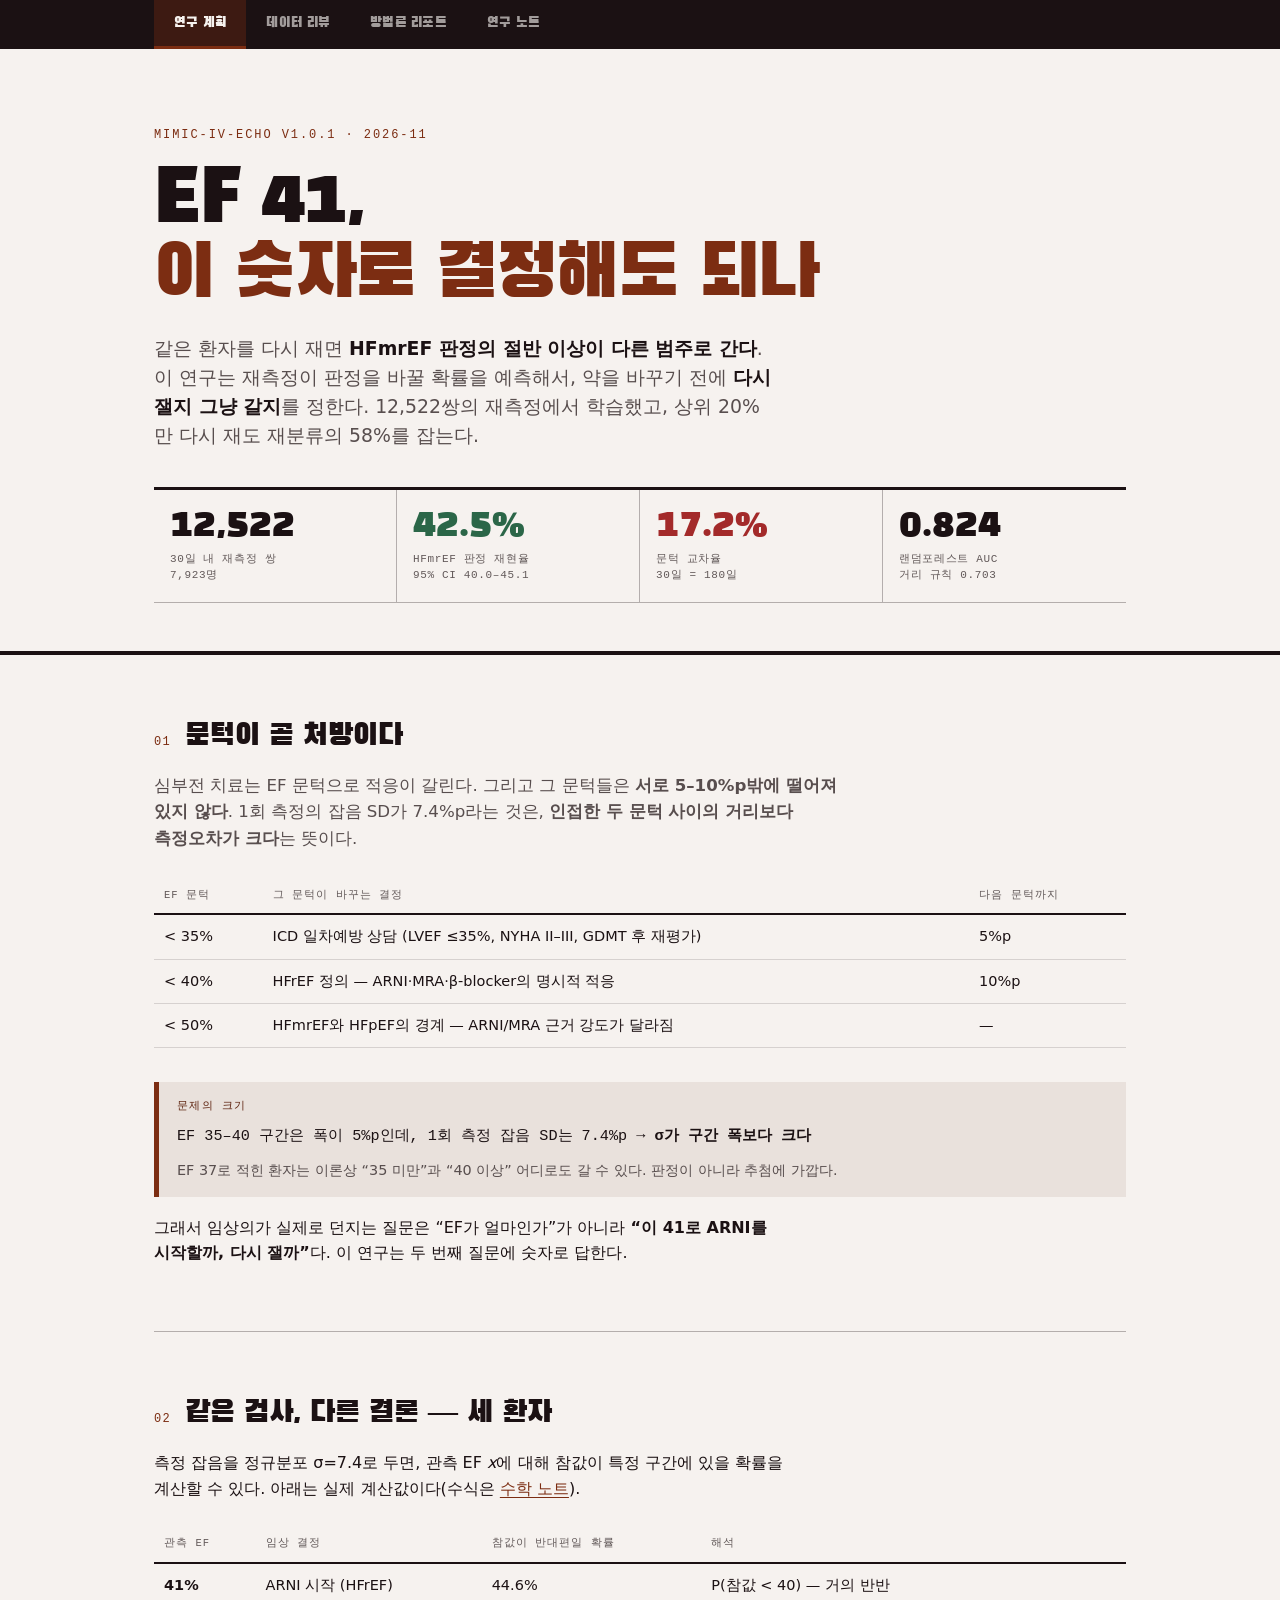
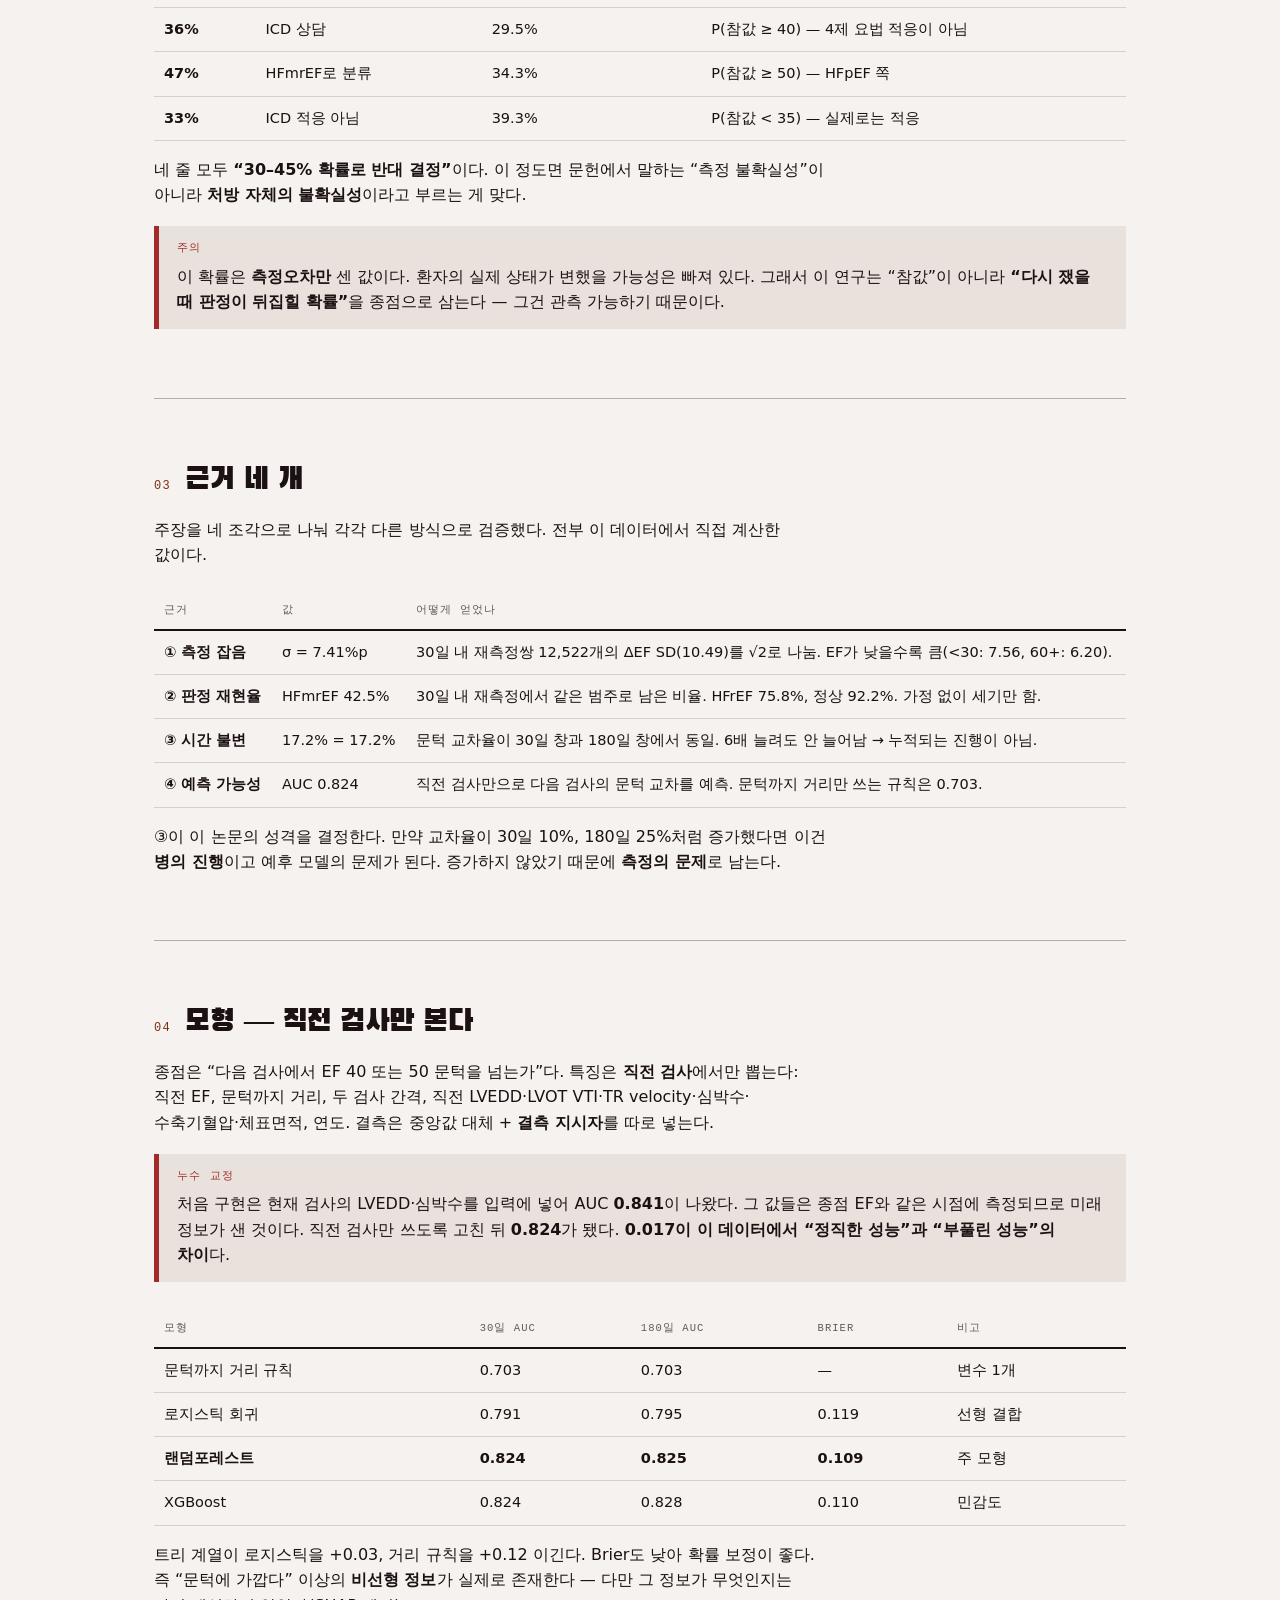
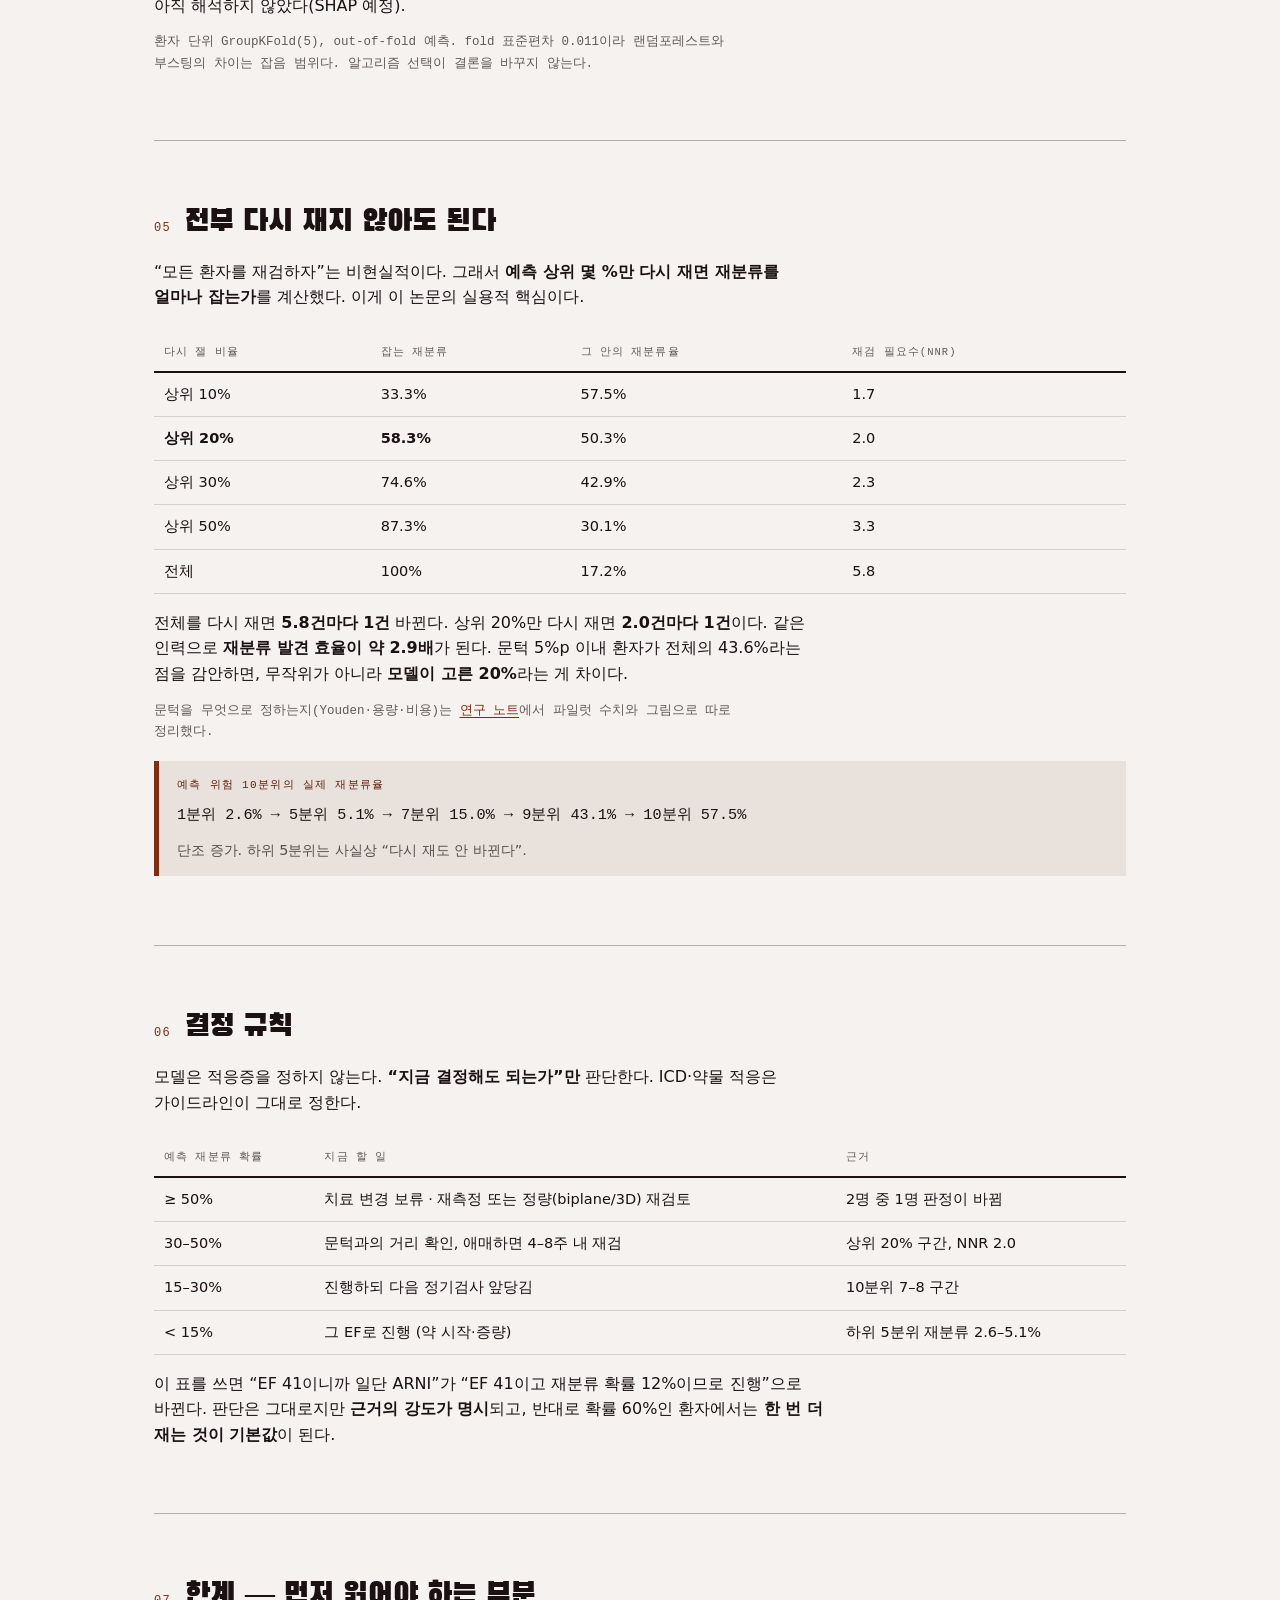
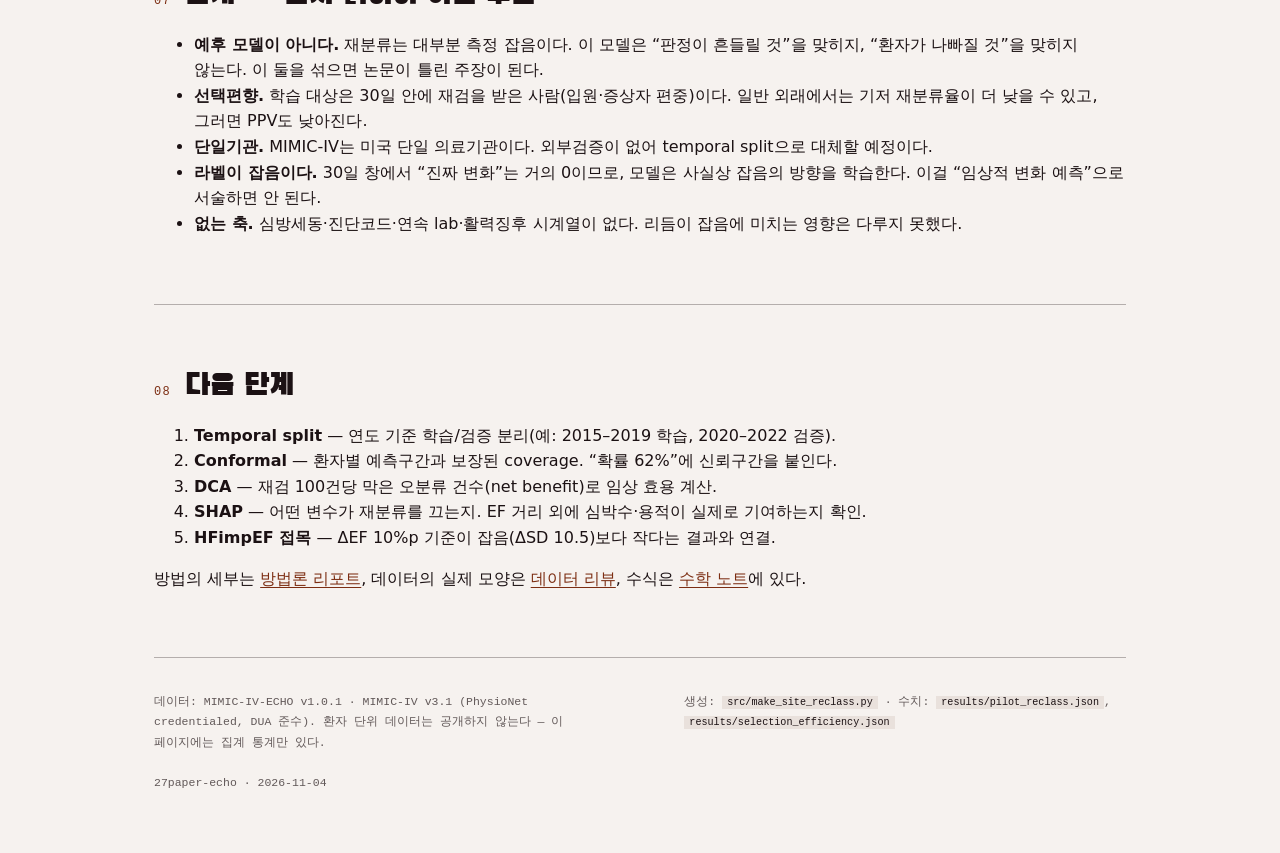
<file: index.html>
<!DOCTYPE html>
<html lang="ko">
<head>
<meta charset="utf-8">
<meta name="viewport" content="width=device-width, initial-scale=1">
<title>EF 41, 이 숫자로 결정해도 되나 — 재분류 예측 연구</title>
<meta name="description" content="EF가 치료 문턱 근처일 때 재측정이 판정을 바꿀 확률을 예측한다. 재측정 12,522쌍, 랜덤포레스트 AUC 0.824, 상위 20% 선별로 재분류의 58%를 잡는다.">
<meta property="og:type" content="article">
<meta property="og:title" content="EF 41, 이 숫자로 결정해도 되나 — 재분류 예측 연구">
<meta property="og:description" content="EF가 치료 문턱 근처일 때 재측정이 판정을 바꿀 확률을 예측한다. 재측정 12,522쌍, 랜덤포레스트 AUC 0.824, 상위 20% 선별로 재분류의 58%를 잡는다.">
<meta property="og:locale" content="ko_KR">
<meta property="og:url" content="https://kimhs950627.github.io/27paper-echo-hfmref/">
<meta property="og:image" content="https://kimhs950627.github.io/27paper-echo-hfmref/assets/og.png">
<meta property="og:image:width" content="1200">
<meta property="og:image:height" content="630">
<meta name="twitter:card" content="summary_large_image">
<meta name="twitter:image" content="https://kimhs950627.github.io/27paper-echo-hfmref/assets/og.png">
<meta name="theme-color" content="#1B1113">
<link rel="canonical" href="https://kimhs950627.github.io/27paper-echo-hfmref/">
<link rel="icon" href="data:image/svg+xml,%3Csvg xmlns='http://www.w3.org/2000/svg' viewBox='0 0 32 32'%3E%3Crect width='32' height='32' fill='%231B1113'/%3E%3Cpath d='M6 16 H13 M13 16 L22 8 M13 16 H22 M13 16 L22 24' stroke='%23F6F2EF' stroke-width='2.2' fill='none'/%3E%3C/svg%3E">
<link rel="preconnect" href="https://fonts.googleapis.com">
<link rel="preconnect" href="https://fonts.gstatic.com" crossorigin>
<link href="https://fonts.googleapis.com/css2?family=Black+Han+Sans&family=Pretendard:wght@400;500;700&family=IBM+Plex+Mono:wght@400;500&display=swap" rel="stylesheet">
<link rel="stylesheet" href="styles/tokens.css">
<link rel="stylesheet" href="styles/site.css">
</head>
<body>
<nav class="pagetabs" aria-label="페이지 전환">
  <div class="wrap">
    <a class="pt active" href="./" aria-current="page">연구 계획</a>
    <a class="pt" href="review/">데이터 리뷰</a>
    <a class="pt" href="methods/">방법론 리포트</a>
    <a class="pt" href="notes/threshold/">연구 노트</a>
  </div>
</nav>

<header class="masthead">
  <div class="wrap">
    <p class="kicker">MIMIC-IV-ECHO v1.0.1 · 2026-11</p>
    <h1>EF 41,<br><em>이 숫자로 결정해도 되나</em></h1>
    <p class="sub">같은 환자를 다시 재면 <b>HFmrEF 판정의 절반 이상이 다른 범주로 간다</b>.
    이 연구는 재측정이 판정을 바꿀 확률을 예측해서, 약을 바꾸기 전에 <b>다시 잴지 그냥 갈지</b>를 정한다.
    12,522쌍의 재측정에서 학습했고, 상위 20%만 다시 재도 재분류의 58%를 잡는다.</p>
    <div class="statband">
      <div><div class="v">12,522</div><div class="l">30일 내 재측정 쌍<br>7,923명</div></div>
      <div><div class="v r">42.5%</div><div class="l">HFmrEF 판정 재현율<br>95% CI 40.0–45.1</div></div>
      <div><div class="v p">17.2%</div><div class="l">문턱 교차율<br>30일 = 180일</div></div>
      <div><div class="v">0.824</div><div class="l">랜덤포레스트 AUC<br>거리 규칙 0.703</div></div>
    </div>
  </div>
</header>

<main class="wrap">

<section id="threshold">
  <h2><span class="n">01</span>문턱이 곧 처방이다</h2>
  <p class="lead">심부전 치료는 EF 문턱으로 적응이 갈린다. 그리고 그 문턱들은 <b>서로 5–10%p밖에 떨어져 있지 않다</b>.
    1회 측정의 잡음 SD가 7.4%p라는 것은, <b>인접한 두 문턱 사이의 거리보다 측정오차가 크다</b>는 뜻이다.</p>
  <div class="tbl-wrap">
    <table>
      <thead><tr><th>EF 문턱</th><th>그 문턱이 바꾸는 결정</th><th class="n">다음 문턱까지</th></tr></thead>
      <tbody>
        <tr><td>&lt; 35%</td><td>ICD 일차예방 상담 (LVEF ≤35%, NYHA II–III, GDMT 후 재평가)</td><td class="n">5%p</td></tr>
        <tr><td>&lt; 40%</td><td>HFrEF 정의 — ARNI·MRA·β-blocker의 명시적 적응</td><td class="n">10%p</td></tr>
        <tr><td>&lt; 50%</td><td>HFmrEF와 HFpEF의 경계 — ARNI/MRA 근거 강도가 달라짐</td><td class="n">—</td></tr>
      </tbody>
    </table>
  </div>
  <div class="mathbox">
    <span class="lbl">문제의 크기</span>
    EF 35–40 구간은 폭이 5%p인데, 1회 측정 잡음 SD는 7.4%p → <b>σ가 구간 폭보다 크다</b>
    <span class="read">EF 37로 적힌 환자는 이론상 “35 미만”과 “40 이상” 어디로도 갈 수 있다. 판정이 아니라 추첨에 가깝다.</span>
  </div>
  <p>그래서 임상의가 실제로 던지는 질문은 “EF가 얼마인가”가 아니라
  <b>“이 41로 ARNI를 시작할까, 다시 잴까”</b>다. 이 연구는 두 번째 질문에 숫자로 답한다.</p>
</section>

<section id="vignettes">
  <h2><span class="n">02</span>같은 검사, 다른 결론 — 세 환자</h2>
  <p>측정 잡음을 정규분포 σ=7.4로 두면, 관측 EF <i>x</i>에 대해 참값이 특정 구간에 있을 확률을 계산할 수 있다.
  아래는 실제 계산값이다(수식은 <a href="methods/measurement/">수학 노트</a>).</p>
  <div class="tbl-wrap">
    <table>
      <thead><tr><th>관측 EF</th><th>임상 결정</th><th class="n">참값이 반대편일 확률</th><th>해석</th></tr></thead>
      <tbody>
        <tr><td><b>41%</b></td><td>ARNI 시작 (HFrEF)</td><td class="n">44.6%</td><td>P(참값 &lt; 40) — 거의 반반</td></tr>
        <tr><td><b>36%</b></td><td>ICD 상담</td><td class="n">29.5%</td><td>P(참값 ≥ 40) — 4제 요법 적응이 아님</td></tr>
        <tr><td><b>47%</b></td><td>HFmrEF로 분류</td><td class="n">34.3%</td><td>P(참값 ≥ 50) — HFpEF 쪽</td></tr>
        <tr><td><b>33%</b></td><td>ICD 적응 아님</td><td class="n">39.3%</td><td>P(참값 &lt; 35) — 실제로는 적응</td></tr>
      </tbody>
    </table>
  </div>
  <p>네 줄 모두 <b>“30–45% 확률로 반대 결정”</b>이다. 이 정도면 문헌에서 말하는 “측정 불확실성”이 아니라
  <b>처방 자체의 불확실성</b>이라고 부르는 게 맞다.</p>
  <div class="warnbox">
    <span class="lbl">주의</span>
    이 확률은 <b>측정오차만</b> 센 값이다. 환자의 실제 상태가 변했을 가능성은 빠져 있다.
    그래서 이 연구는 “참값”이 아니라 <b>“다시 쟀을 때 판정이 뒤집힐 확률”</b>을 종점으로 삼는다 — 그건 관측 가능하기 때문이다.
  </div>
</section>

<section id="evidence">
  <h2><span class="n">03</span>근거 네 개</h2>
  <p>주장을 네 조각으로 나눠 각각 다른 방식으로 검증했다. 전부 이 데이터에서 직접 계산한 값이다.</p>
  <div class="tbl-wrap">
    <table>
      <thead><tr><th>근거</th><th class="n">값</th><th>어떻게 얻었나</th></tr></thead>
      <tbody>
        <tr>
          <td><b>① 측정 잡음</b></td><td class="n">σ = 7.41%p</td>
          <td>30일 내 재측정쌍 12,522개의 ΔEF SD(10.49)를 √2로 나눔. EF가 낮을수록 큼(&lt;30: 7.56, 60+: 6.20).</td>
        </tr>
        <tr>
          <td><b>② 판정 재현율</b></td><td class="n">HFmrEF 42.5%</td>
          <td>30일 내 재측정에서 같은 범주로 남은 비율. HFrEF 75.8%, 정상 92.2%. 가정 없이 세기만 함.</td>
        </tr>
        <tr>
          <td><b>③ 시간 불변</b></td><td class="n">17.2% = 17.2%</td>
          <td>문턱 교차율이 30일 창과 180일 창에서 동일. 6배 늘려도 안 늘어남 → 누적되는 진행이 아님.</td>
        </tr>
        <tr>
          <td><b>④ 예측 가능성</b></td><td class="n">AUC 0.824</td>
          <td>직전 검사만으로 다음 검사의 문턱 교차를 예측. 문턱까지 거리만 쓰는 규칙은 0.703.</td>
        </tr>
      </tbody>
    </table>
  </div>
  <p>③이 이 논문의 성격을 결정한다. 만약 교차율이 30일 10%, 180일 25%처럼 증가했다면 이건
  <b>병의 진행</b>이고 예후 모델의 문제가 된다. 증가하지 않았기 때문에 <b>측정의 문제</b>로 남는다.</p>
</section>

<section id="model">
  <h2><span class="n">04</span>모형 — 직전 검사만 본다</h2>
  <p>종점은 “다음 검사에서 EF 40 또는 50 문턱을 넘는가”다. 특징은 <b>직전 검사</b>에서만 뽑는다:
  직전 EF, 문턱까지 거리, 두 검사 간격, 직전 LVEDD·LVOT VTI·TR velocity·심박수·수축기혈압·체표면적, 연도.
  결측은 중앙값 대체 + <b>결측 지시자</b>를 따로 넣는다.</p>
  <div class="warnbox">
    <span class="lbl">누수 교정</span>
    처음 구현은 현재 검사의 LVEDD·심박수를 입력에 넣어 AUC <b>0.841</b>이 나왔다. 그 값들은 종점 EF와
    같은 시점에 측정되므로 미래 정보가 샌 것이다. 직전 검사만 쓰도록 고친 뒤 <b>0.824</b>가 됐다.
    <b>0.017이 이 데이터에서 “정직한 성능”과 “부풀린 성능”의 차이</b>다.
  </div>
  <div class="tbl-wrap">
    <table>
      <thead><tr><th>모형</th><th class="n">30일 AUC</th><th class="n">180일 AUC</th><th class="n">Brier</th><th>비고</th></tr></thead>
      <tbody>
        <tr><td>문턱까지 거리 규칙</td><td class="n">0.703</td><td class="n">0.703</td><td class="n">—</td><td>변수 1개</td></tr>
        <tr><td>로지스틱 회귀</td><td class="n">0.791</td><td class="n">0.795</td><td class="n">0.119</td><td>선형 결합</td></tr>
        <tr><td><b>랜덤포레스트</b></td><td class="n"><b>0.824</b></td><td class="n"><b>0.825</b></td><td class="n"><b>0.109</b></td><td>주 모형</td></tr>
        <tr><td>XGBoost</td><td class="n">0.824</td><td class="n">0.828</td><td class="n">0.110</td><td>민감도</td></tr>
      </tbody>
    </table>
  </div>
  <p>트리 계열이 로지스틱을 +0.03, 거리 규칙을 +0.12 이긴다. Brier도 낮아 확률 보정이 좋다.
  즉 “문턱에 가깝다” 이상의 <b>비선형 정보</b>가 실제로 존재한다 — 다만 그 정보가 무엇인지는
  아직 해석하지 않았다(SHAP 예정).</p>
  <p class="note">환자 단위 GroupKFold(5), out-of-fold 예측. fold 표준편차 0.011이라 랜덤포레스트와
  부스팅의 차이는 잡음 범위다. 알고리즘 선택이 결론을 바꾸지 않는다.</p>
</section>

<section id="selection">
  <h2><span class="n">05</span>전부 다시 재지 않아도 된다</h2>
  <p>“모든 환자를 재검하자”는 비현실적이다. 그래서 <b>예측 상위 몇 %만 다시 재면 재분류를 얼마나 잡는가</b>를 계산했다.
  이게 이 논문의 실용적 핵심이다.</p>
  <div class="tbl-wrap">
    <table>
      <thead><tr><th>다시 잴 비율</th><th class="n">잡는 재분류</th><th class="n">그 안의 재분류율</th><th class="n">재검 필요수(NNR)</th></tr></thead>
      <tbody>
        <tr><td>상위 10%</td><td class="n">33.3%</td><td class="n">57.5%</td><td class="n">1.7</td></tr>
        <tr><td><b>상위 20%</b></td><td class="n"><b>58.3%</b></td><td class="n">50.3%</td><td class="n">2.0</td></tr>
        <tr><td>상위 30%</td><td class="n">74.6%</td><td class="n">42.9%</td><td class="n">2.3</td></tr>
        <tr><td>상위 50%</td><td class="n">87.3%</td><td class="n">30.1%</td><td class="n">3.3</td></tr>
        <tr><td>전체</td><td class="n">100%</td><td class="n">17.2%</td><td class="n">5.8</td></tr>
      </tbody>
    </table>
  </div>
  <p>전체를 다시 재면 <b>5.8건마다 1건</b> 바뀐다. 상위 20%만 다시 재면 <b>2.0건마다 1건</b>이다.
  같은 인력으로 <b>재분류 발견 효율이 약 2.9배</b>가 된다. 문턱 5%p 이내 환자가 전체의 43.6%라는 점을 감안하면,
  무작위가 아니라 <b>모델이 고른 20%</b>라는 게 차이다.</p>
  <p class="note">문턱을 무엇으로 정하는지(Youden·용량·비용)는
  <a href="notes/threshold/">연구 노트</a>에서 파일럿 수치와 그림으로 따로 정리했다.</p>
  <div class="mathbox">
    <span class="lbl">예측 위험 10분위의 실제 재분류율</span>
    1분위 2.6% → 5분위 5.1% → 7분위 15.0% → 9분위 43.1% → 10분위 57.5%
    <span class="read">단조 증가. 하위 5분위는 사실상 “다시 재도 안 바뀐다”.</span>
  </div>
</section>

<section id="pathway">
  <h2><span class="n">06</span>결정 규칙</h2>
  <p>모델은 적응증을 정하지 않는다. <b>“지금 결정해도 되는가”만</b> 판단한다. ICD·약물 적응은 가이드라인이 그대로 정한다.</p>
  <div class="tbl-wrap">
    <table>
      <thead><tr><th class="n">예측 재분류 확률</th><th>지금 할 일</th><th>근거</th></tr></thead>
      <tbody>
        <tr><td class="n">≥ 50%</td><td>치료 변경 보류 · 재측정 또는 정량(biplane/3D) 재검토</td><td>2명 중 1명 판정이 바뀜</td></tr>
        <tr><td class="n">30–50%</td><td>문턱과의 거리 확인, 애매하면 4–8주 내 재검</td><td>상위 20% 구간, NNR 2.0</td></tr>
        <tr><td class="n">15–30%</td><td>진행하되 다음 정기검사 앞당김</td><td>10분위 7–8 구간</td></tr>
        <tr><td class="n">&lt; 15%</td><td>그 EF로 진행 (약 시작·증량)</td><td>하위 5분위 재분류 2.6–5.1%</td></tr>
      </tbody>
    </table>
  </div>
  <p>이 표를 쓰면 “EF 41이니까 일단 ARNI”가 “EF 41이고 재분류 확률 12%이므로 진행”으로 바뀐다.
  판단은 그대로지만 <b>근거의 강도가 명시</b>되고, 반대로 확률 60%인 환자에서는 <b>한 번 더 재는 것이 기본값</b>이 된다.</p>
</section>

<section id="limits">
  <h2><span class="n">07</span>한계 — 먼저 읽어야 하는 부분</h2>
  <ul>
    <li><b>예후 모델이 아니다.</b> 재분류는 대부분 측정 잡음이다. 이 모델은 “판정이 흔들릴 것”을 맞히지,
    “환자가 나빠질 것”을 맞히지 않는다. 이 둘을 섞으면 논문이 틀린 주장이 된다.</li>
    <li><b>선택편향.</b> 학습 대상은 30일 안에 재검을 받은 사람(입원·증상자 편중)이다. 일반 외래에서는
    기저 재분류율이 더 낮을 수 있고, 그러면 PPV도 낮아진다.</li>
    <li><b>단일기관.</b> MIMIC-IV는 미국 단일 의료기관이다. 외부검증이 없어 temporal split으로 대체할 예정이다.</li>
    <li><b>라벨이 잡음이다.</b> 30일 창에서 “진짜 변화”는 거의 0이므로, 모델은 사실상 잡음의 방향을 학습한다.
    이걸 “임상적 변화 예측”으로 서술하면 안 된다.</li>
    <li><b>없는 축.</b> 심방세동·진단코드·연속 lab·활력징후 시계열이 없다. 리듬이 잡음에 미치는 영향은 다루지 못했다.</li>
  </ul>
</section>

<section id="next">
  <h2><span class="n">08</span>다음 단계</h2>
  <ol>
    <li><b>Temporal split</b> — 연도 기준 학습/검증 분리(예: 2015–2019 학습, 2020–2022 검증).</li>
    <li><b>Conformal</b> — 환자별 예측구간과 보장된 coverage. “확률 62%”에 신뢰구간을 붙인다.</li>
    <li><b>DCA</b> — 재검 100건당 막은 오분류 건수(net benefit)로 임상 효용 계산.</li>
    <li><b>SHAP</b> — 어떤 변수가 재분류를 끄는지. EF 거리 외에 심박수·용적이 실제로 기여하는지 확인.</li>
    <li><b>HFimpEF 접목</b> — ΔEF 10%p 기준이 잡음(ΔSD 10.5)보다 작다는 결과와 연결.</li>
  </ol>
  <p>방법의 세부는 <a href="methods/">방법론 리포트</a>, 데이터의 실제 모양은 <a href="review/">데이터 리뷰</a>,
  수식은 <a href="methods/measurement/">수학 노트</a>에 있다.</p>
</section>
<footer>
  <p>데이터: MIMIC-IV-ECHO v1.0.1 · MIMIC-IV v3.1 (PhysioNet credentialed, DUA 준수).
  환자 단위 데이터는 공개하지 않는다 — 이 페이지에는 집계 통계만 있다.</p>
  <p>생성: <code>src/make_site_reclass.py</code> · 수치: <code>results/pilot_reclass.json</code>, <code>results/selection_efficiency.json</code></p>
  <p>27paper-echo · 2026-11-04</p>
</footer>
</main>
</body>
</html>
</file>
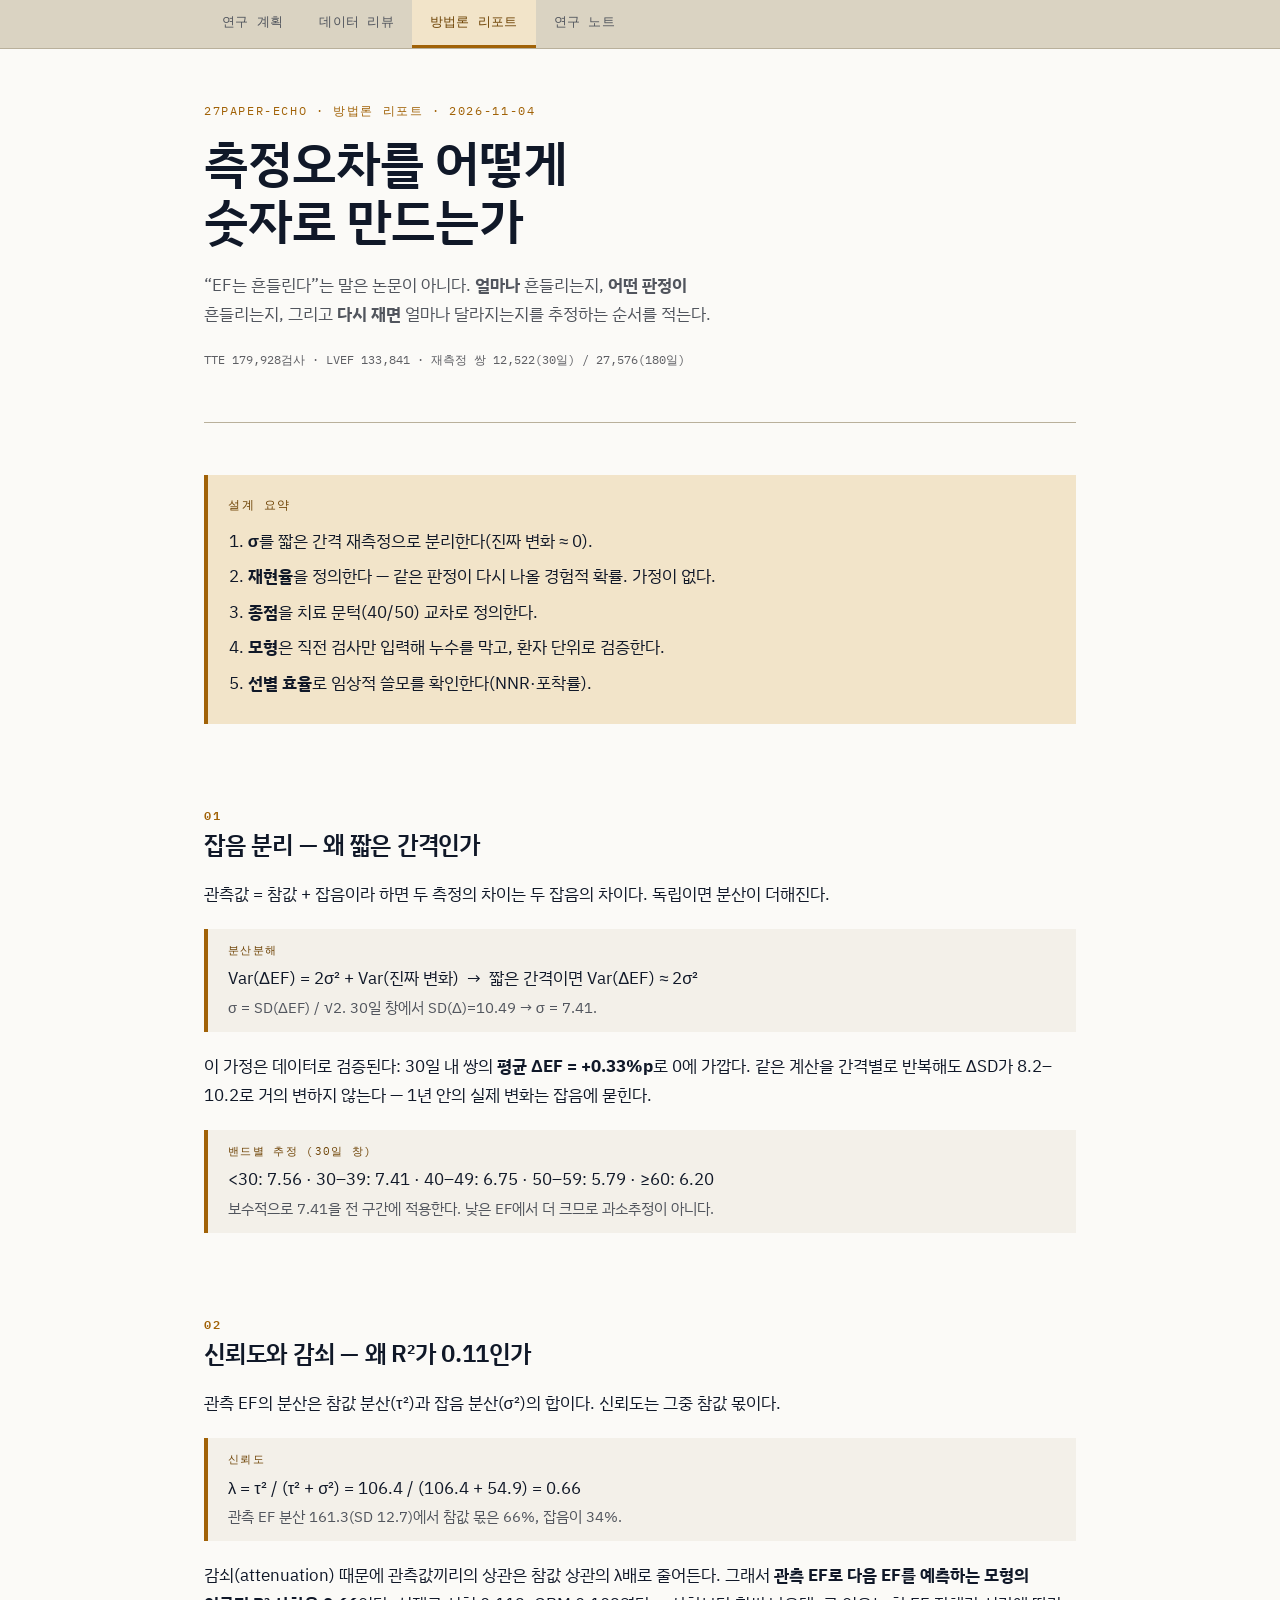
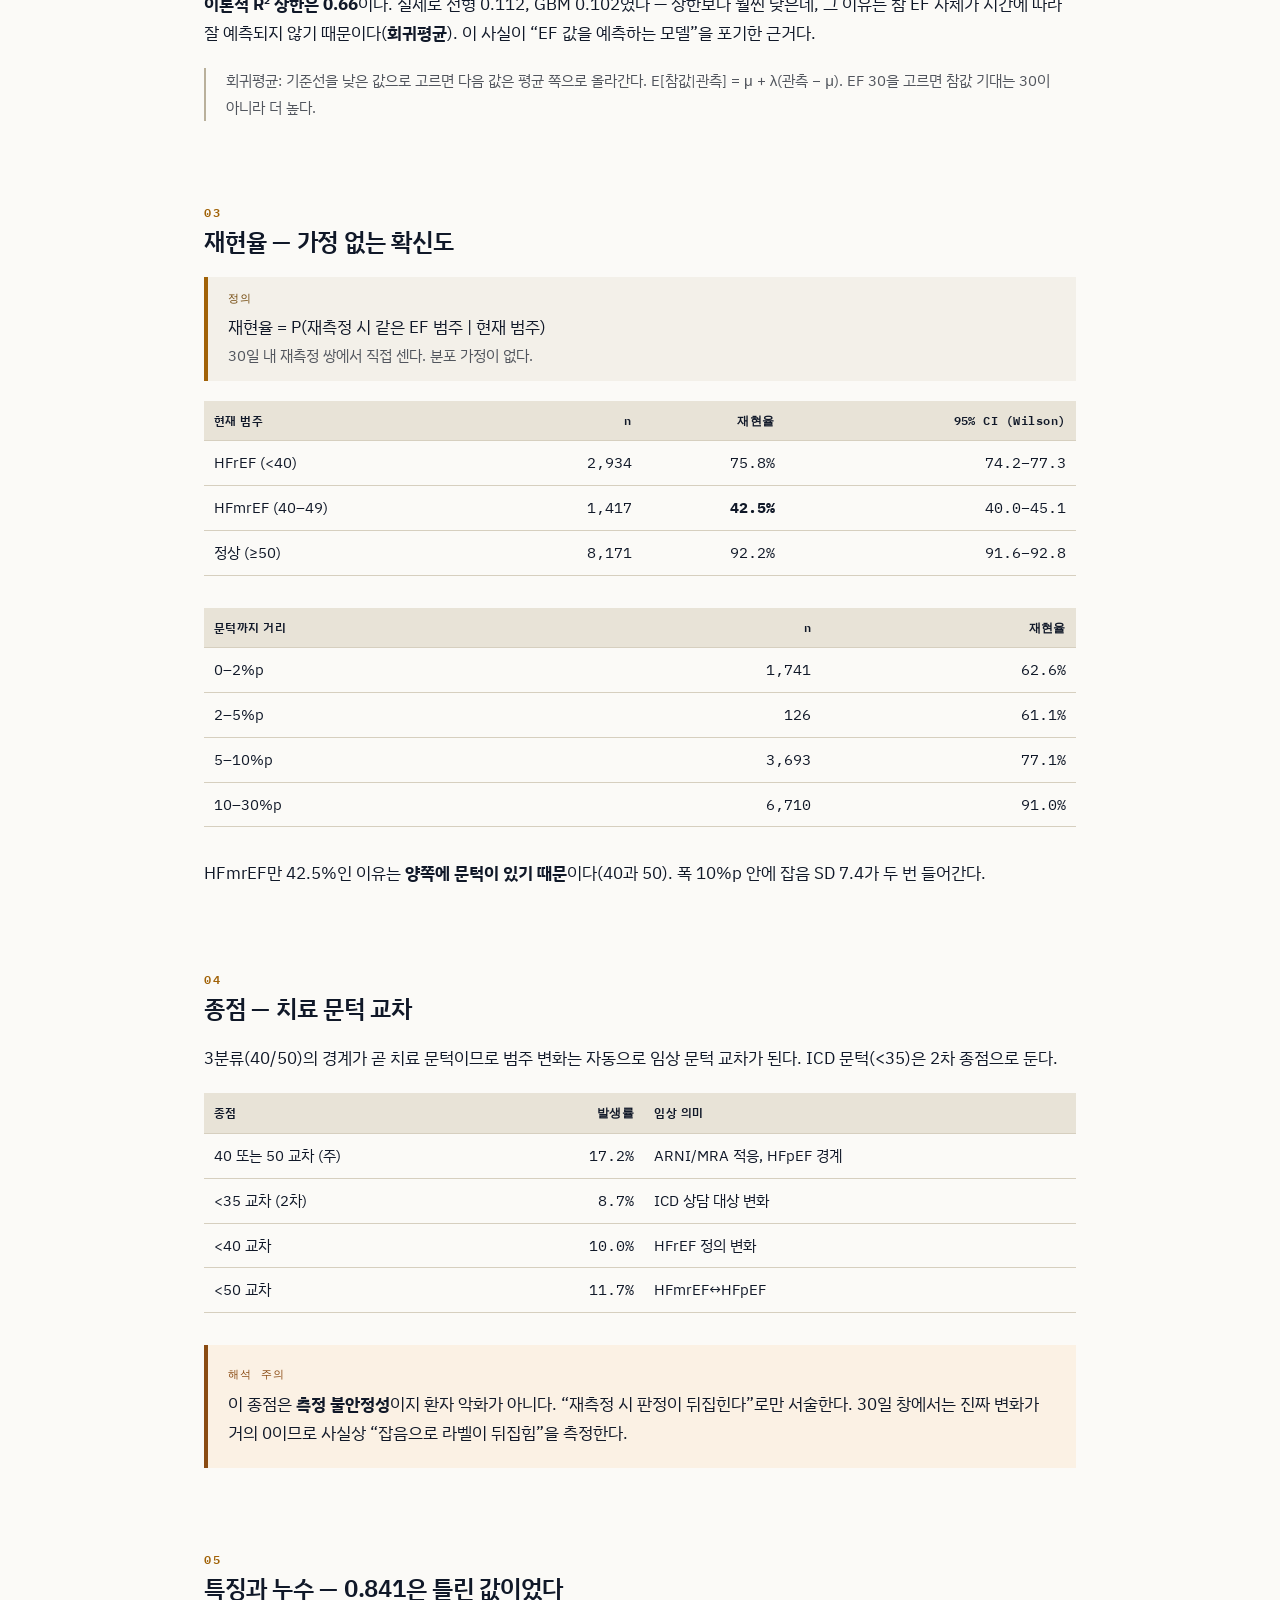
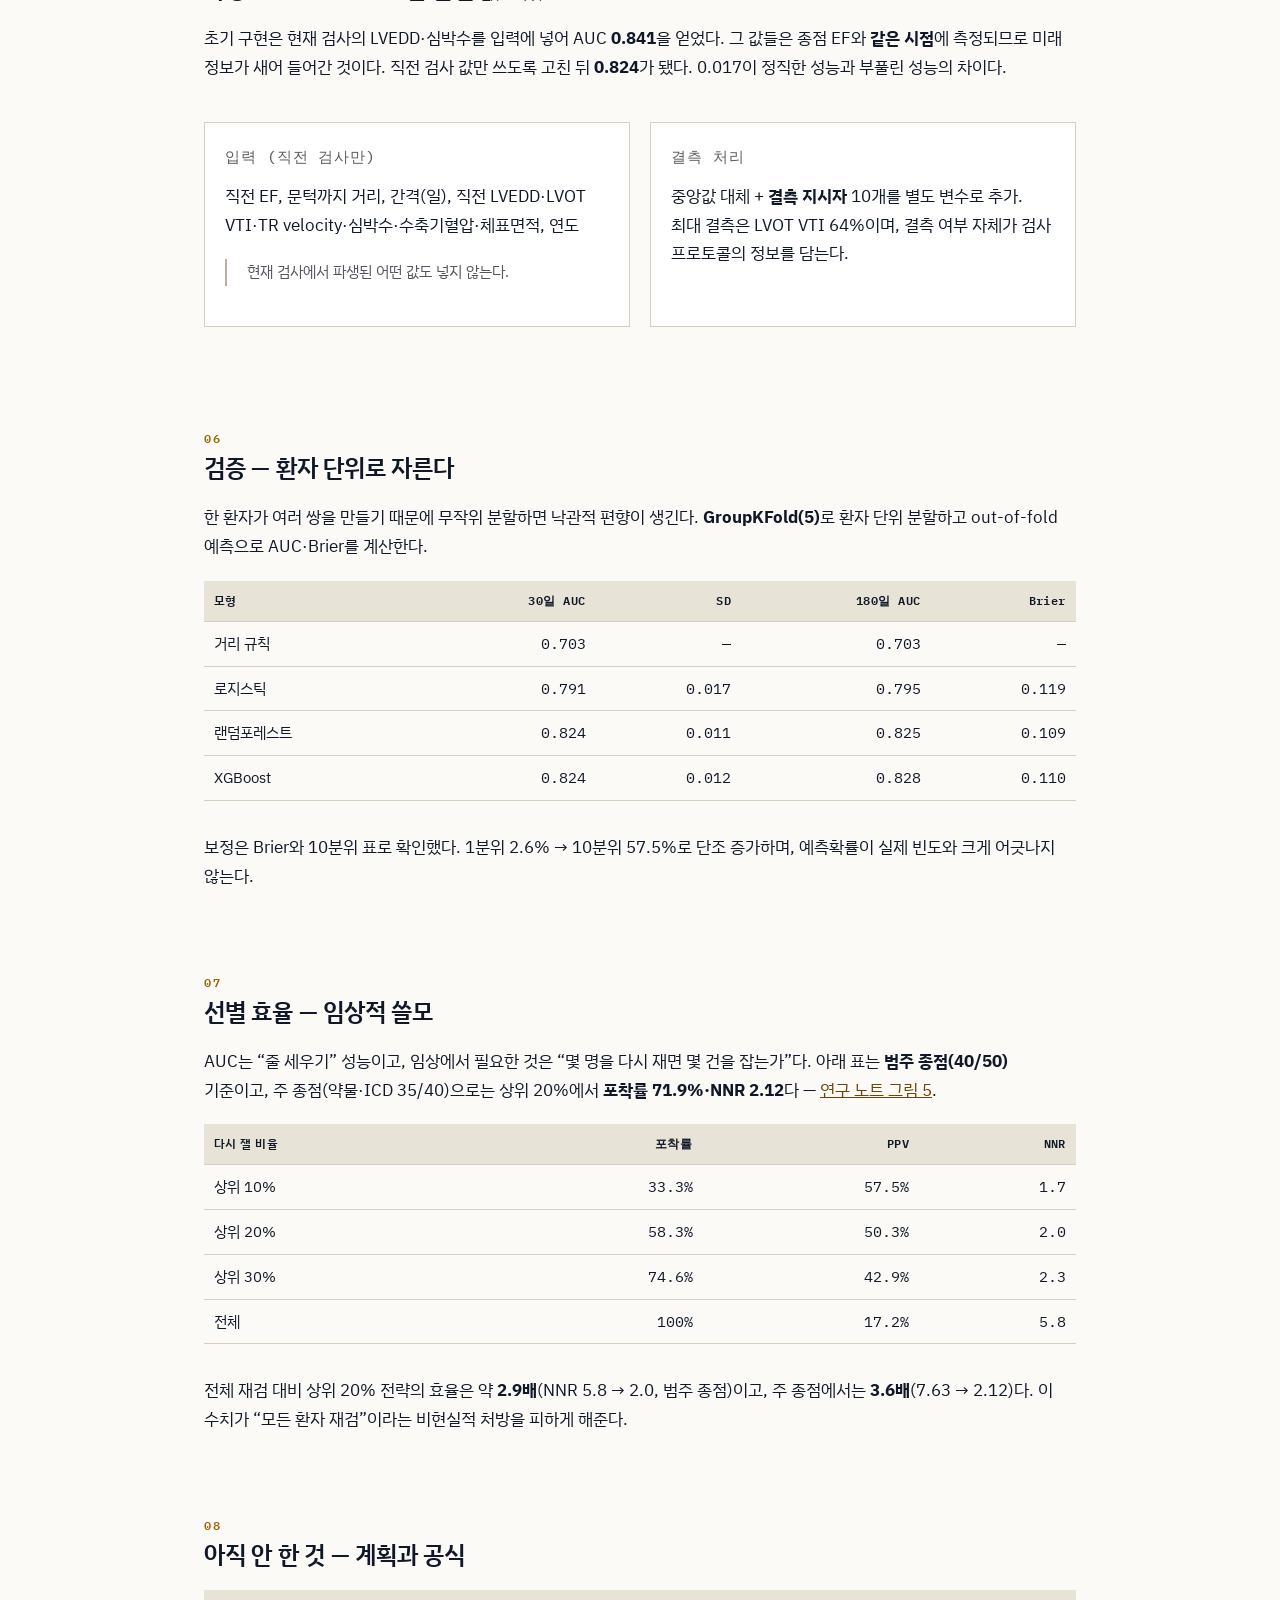
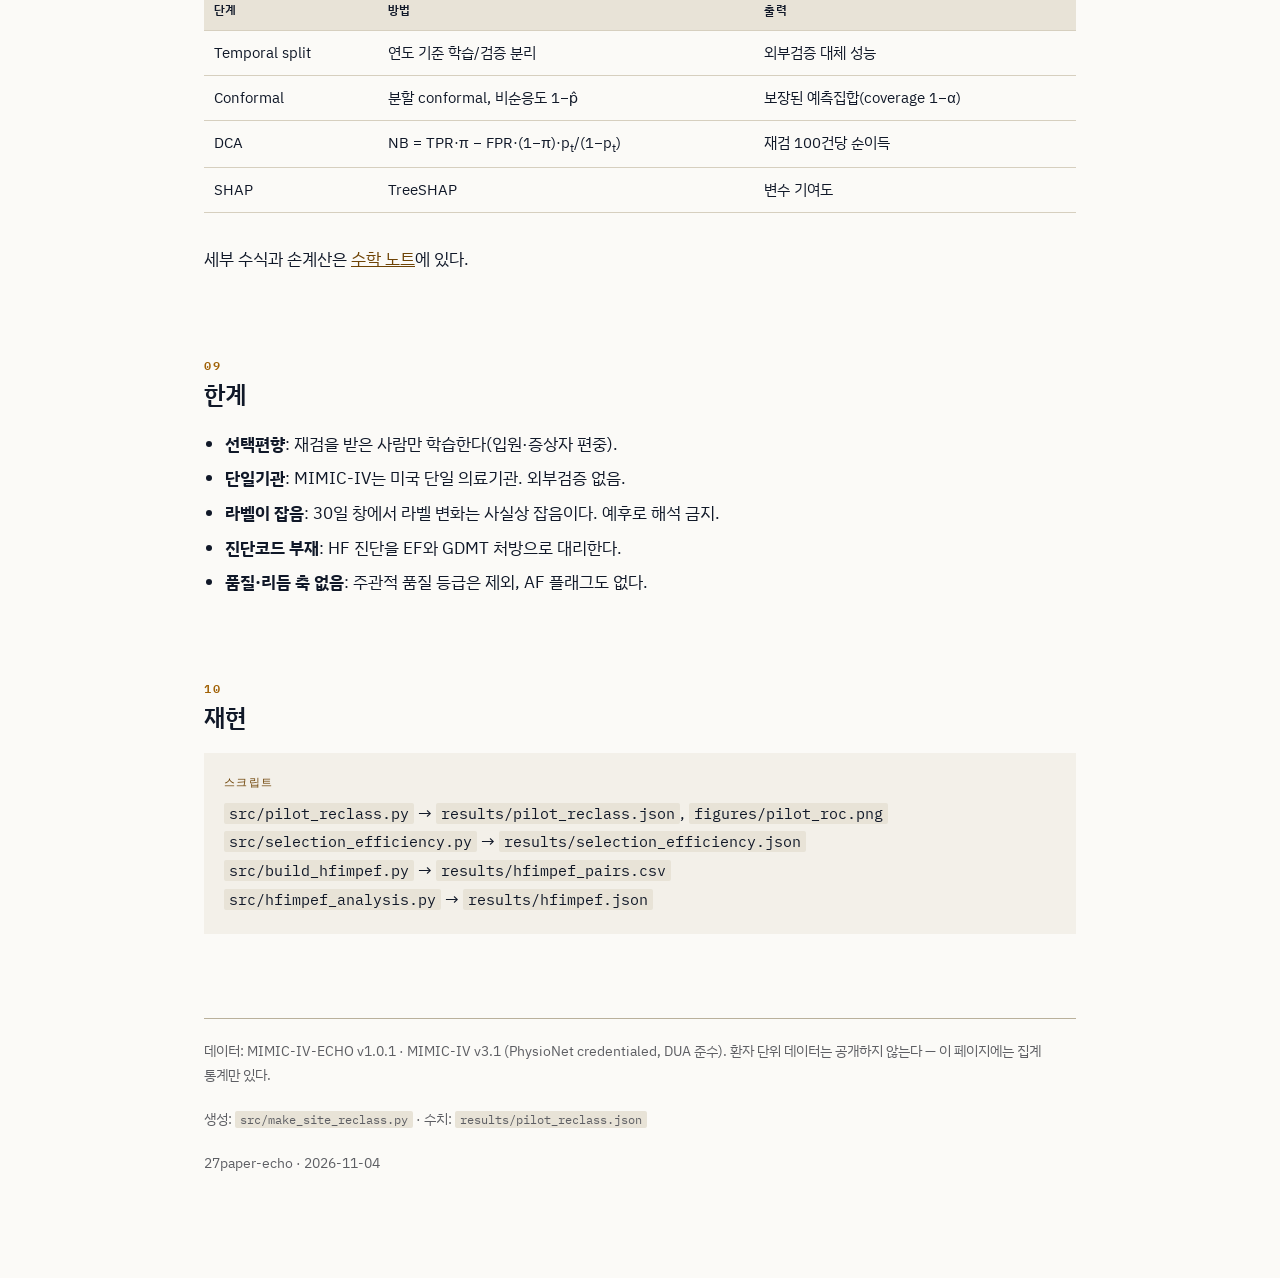
<file: methods/index.html>
<!DOCTYPE html>
<html lang="ko">
<head>
<meta charset="utf-8">
<meta name="viewport" content="width=device-width, initial-scale=1">
<title>방법론 리포트 — 측정오차 추정과 재분류 예측</title>
<meta name="description" content="짧은 간격 재측정으로 측정 잡음을 추정하고, 재현율을 정의하고, 누수 없이 재분류를 예측하는 절차와 검증.">
<meta property="og:type" content="article">
<meta property="og:title" content="방법론 리포트 — 측정오차 추정과 재분류 예측">
<meta property="og:description" content="짧은 간격 재측정으로 측정 잡음을 추정하고, 재현율을 정의하고, 누수 없이 재분류를 예측하는 절차와 검증.">
<meta property="og:locale" content="ko_KR">
<meta property="og:url" content="https://kimhs950627.github.io/27paper-echo-hfmref/methods/">
<meta property="og:image" content="https://kimhs950627.github.io/27paper-echo-hfmref/assets/og.png">
<meta property="og:image:width" content="1200">
<meta property="og:image:height" content="630">
<meta name="twitter:card" content="summary_large_image">
<meta name="twitter:image" content="https://kimhs950627.github.io/27paper-echo-hfmref/assets/og.png">
<meta name="theme-color" content="#1B1113">
<link rel="canonical" href="https://kimhs950627.github.io/27paper-echo-hfmref/methods/">
<link rel="icon" href="data:image/svg+xml,%3Csvg xmlns='http://www.w3.org/2000/svg' viewBox='0 0 32 32'%3E%3Crect width='32' height='32' fill='%231B1113'/%3E%3Cpath d='M6 16 H13 M13 16 L22 8 M13 16 H22 M13 16 L22 24' stroke='%23F6F2EF' stroke-width='2.2' fill='none'/%3E%3C/svg%3E">
<link rel="preconnect" href="https://fonts.googleapis.com">
<link rel="preconnect" href="https://fonts.gstatic.com" crossorigin>
<link href="https://fonts.googleapis.com/css2?family=IBM+Plex+Sans+KR:wght@400;500;600&family=IBM+Plex+Mono:wght@400;500&display=swap" rel="stylesheet">
<link rel="stylesheet" href="styles/tokens.css">
<link rel="stylesheet" href="styles/app.css">
</head>
<body>
<nav class="pagetabs" aria-label="페이지 전환">
  <div class="wrap">
    <a class="pt" href=".././">연구 계획</a>
    <a class="pt" href="../review/">데이터 리뷰</a>
    <a class="pt active" href="../methods/" aria-current="page">방법론 리포트</a>
    <a class="pt" href="../notes/threshold/">연구 노트</a>
  </div>
</nav>

<div class="wrap">
<header class="masthead">
  <p class="kicker">27paper-echo · 방법론 리포트 · 2026-11-04</p>
  <h1>측정오차를 어떻게<br>숫자로 만드는가</h1>
  <p class="sub">“EF는 흔들린다”는 말은 논문이 아니다. <b>얼마나</b> 흔들리는지, <b>어떤 판정이</b> 흔들리는지,
  그리고 <b>다시 재면</b> 얼마나 달라지는지를 추정하는 순서를 적는다.</p>
  <p class="meta">TTE 179,928검사 · LVEF 133,841 · 재측정 쌍 12,522(30일) / 27,576(180일)</p>
</header>

<div class="lede">
  <p class="lede-title">설계 요약</p>
  <ol>
    <li><b>σ</b>를 짧은 간격 재측정으로 분리한다(진짜 변화 ≈ 0).</li>
    <li><b>재현율</b>을 정의한다 — 같은 판정이 다시 나올 경험적 확률. 가정이 없다.</li>
    <li><b>종점</b>을 치료 문턱(40/50) 교차로 정의한다.</li>
    <li><b>모형</b>은 직전 검사만 입력해 누수를 막고, 환자 단위로 검증한다.</li>
    <li><b>선별 효율</b>로 임상적 쓸모를 확인한다(NNR·포착률).</li>
  </ol>
</div>

<section>
  <h2><span class="num">01</span>잡음 분리 — 왜 짧은 간격인가</h2>
  <p>관측값 = 참값 + 잡음이라 하면 두 측정의 차이는 두 잡음의 차이다. 독립이면 분산이 더해진다.</p>
  <div class="mathbox">
    <span class="lbl">분산분해</span>
    Var(ΔEF) = 2σ² + Var(진짜 변화) &nbsp;→&nbsp; 짧은 간격이면 Var(ΔEF) ≈ 2σ²
    <span class="read">σ = SD(ΔEF) / √2. 30일 창에서 SD(Δ)=10.49 → σ = 7.41.</span>
  </div>
  <p>이 가정은 데이터로 검증된다: 30일 내 쌍의 <b>평균 ΔEF = +0.33%p</b>로 0에 가깝다.
  같은 계산을 간격별로 반복해도 ΔSD가 8.2–10.2로 거의 변하지 않는다 — 1년 안의 실제 변화는 잡음에 묻힌다.</p>
  <div class="mathbox">
    <span class="lbl">밴드별 추정 (30일 창)</span>
    &lt;30: 7.56 · 30–39: 7.41 · 40–49: 6.75 · 50–59: 5.79 · ≥60: 6.20
    <span class="read">보수적으로 7.41을 전 구간에 적용한다. 낮은 EF에서 더 크므로 과소추정이 아니다.</span>
  </div>
</section>

<section>
  <h2><span class="num">02</span>신뢰도와 감쇠 — 왜 R²가 0.11인가</h2>
  <p>관측 EF의 분산은 참값 분산(τ²)과 잡음 분산(σ²)의 합이다. 신뢰도는 그중 참값 몫이다.</p>
  <div class="mathbox">
    <span class="lbl">신뢰도</span>
    λ = τ² / (τ² + σ²) = 106.4 / (106.4 + 54.9) = 0.66
    <span class="read">관측 EF 분산 161.3(SD 12.7)에서 참값 몫은 66%, 잡음이 34%.</span>
  </div>
  <p>감쇠(attenuation) 때문에 관측값끼리의 상관은 참값 상관의 λ배로 줄어든다.
  그래서 <b>관측 EF로 다음 EF를 예측하는 모형의 이론적 R² 상한은 0.66</b>이다.
  실제로 선형 0.112, GBM 0.102였다 — 상한보다 훨씬 낮은데, 그 이유는 참 EF 자체가 시간에 따라
  잘 예측되지 않기 때문이다(<b>회귀평균</b>). 이 사실이 “EF 값을 예측하는 모델”을 포기한 근거다.</p>
  <div class="note">회귀평균: 기준선을 낮은 값으로 고르면 다음 값은 평균 쪽으로 올라간다.
  E[참값|관측] = μ + λ(관측 − μ). EF 30을 고르면 참값 기대는 30이 아니라 더 높다.</div>
</section>

<section>
  <h2><span class="num">03</span>재현율 — 가정 없는 확신도</h2>
  <div class="mathbox">
    <span class="lbl">정의</span>
    재현율 = P(재측정 시 같은 EF 범주 | 현재 범주)
    <span class="read">30일 내 재측정 쌍에서 직접 센다. 분포 가정이 없다.</span>
  </div>
  <div class="tbl-wrap">
    <table>
      <thead><tr><th>현재 범주</th><th class="n">n</th><th class="n">재현율</th><th class="n">95% CI (Wilson)</th></tr></thead>
      <tbody>
        <tr><td>HFrEF (&lt;40)</td><td class="n">2,934</td><td class="n">75.8%</td><td class="n">74.2–77.3</td></tr>
        <tr><td>HFmrEF (40–49)</td><td class="n">1,417</td><td class="n"><b>42.5%</b></td><td class="n">40.0–45.1</td></tr>
        <tr><td>정상 (≥50)</td><td class="n">8,171</td><td class="n">92.2%</td><td class="n">91.6–92.8</td></tr>
      </tbody>
    </table>
  </div>
  <div class="tbl-wrap">
    <table>
      <thead><tr><th>문턱까지 거리</th><th class="n">n</th><th class="n">재현율</th></tr></thead>
      <tbody>
        <tr><td>0–2%p</td><td class="n">1,741</td><td class="n">62.6%</td></tr>
        <tr><td>2–5%p</td><td class="n">126</td><td class="n">61.1%</td></tr>
        <tr><td>5–10%p</td><td class="n">3,693</td><td class="n">77.1%</td></tr>
        <tr><td>10–30%p</td><td class="n">6,710</td><td class="n">91.0%</td></tr>
      </tbody>
    </table>
  </div>
  <p>HFmrEF만 42.5%인 이유는 <b>양쪽에 문턱이 있기 때문</b>이다(40과 50). 폭 10%p 안에 잡음 SD 7.4가 두 번 들어간다.</p>
</section>

<section>
  <h2><span class="num">04</span>종점 — 치료 문턱 교차</h2>
  <p>3분류(40/50)의 경계가 곧 치료 문턱이므로 범주 변화는 자동으로 임상 문턱 교차가 된다.
  ICD 문턱(&lt;35)은 2차 종점으로 둔다.</p>
  <div class="tbl-wrap">
    <table>
      <thead><tr><th>종점</th><th class="n">발생률</th><th>임상 의미</th></tr></thead>
      <tbody>
        <tr><td>40 또는 50 교차 (주)</td><td class="n">17.2%</td><td>ARNI/MRA 적응, HFpEF 경계</td></tr>
        <tr><td>&lt;35 교차 (2차)</td><td class="n">8.7%</td><td>ICD 상담 대상 변화</td></tr>
        <tr><td>&lt;40 교차</td><td class="n">10.0%</td><td>HFrEF 정의 변화</td></tr>
        <tr><td>&lt;50 교차</td><td class="n">11.7%</td><td>HFmrEF↔HFpEF</td></tr>
      </tbody>
    </table>
  </div>
  <div class="warnbox">
    <span class="lbl">해석 주의</span>
    이 종점은 <b>측정 불안정성</b>이지 환자 악화가 아니다. “재측정 시 판정이 뒤집힌다”로만 서술한다.
    30일 창에서는 진짜 변화가 거의 0이므로 사실상 “잡음으로 라벨이 뒤집힘”을 측정한다.
  </div>
</section>

<section>
  <h2><span class="num">05</span>특징과 누수 — 0.841은 틀린 값이었다</h2>
  <p>초기 구현은 현재 검사의 LVEDD·심박수를 입력에 넣어 AUC <b>0.841</b>을 얻었다.
  그 값들은 종점 EF와 <b>같은 시점</b>에 측정되므로 미래 정보가 새어 들어간 것이다.
  직전 검사 값만 쓰도록 고친 뒤 <b>0.824</b>가 됐다. 0.017이 정직한 성능과 부풀린 성능의 차이다.</p>
  <div class="grid2">
    <div class="card">
      <p class="card-title">입력 (직전 검사만)</p>
      <p>직전 EF, 문턱까지 거리, 간격(일), 직전 LVEDD·LVOT VTI·TR velocity·심박수·수축기혈압·체표면적, 연도</p>
      <p class="note">현재 검사에서 파생된 어떤 값도 넣지 않는다.</p>
    </div>
    <div class="card">
      <p class="card-title">결측 처리</p>
      <p>중앙값 대체 + <b>결측 지시자</b> 10개를 별도 변수로 추가. 최대 결측은 LVOT VTI 64%이며,
      결측 여부 자체가 검사 프로토콜의 정보를 담는다.</p>
    </div>
  </div>
</section>

<section>
  <h2><span class="num">06</span>검증 — 환자 단위로 자른다</h2>
  <p>한 환자가 여러 쌍을 만들기 때문에 무작위 분할하면 낙관적 편향이 생긴다.
  <b>GroupKFold(5)</b>로 환자 단위 분할하고 out-of-fold 예측으로 AUC·Brier를 계산한다.</p>
  <div class="tbl-wrap">
    <table>
      <thead><tr><th>모형</th><th class="n">30일 AUC</th><th class="n">SD</th><th class="n">180일 AUC</th><th class="n">Brier</th></tr></thead>
      <tbody>
        <tr><td>거리 규칙</td><td class="n">0.703</td><td class="n">—</td><td class="n">0.703</td><td class="n">—</td></tr>
        <tr><td>로지스틱</td><td class="n">0.791</td><td class="n">0.017</td><td class="n">0.795</td><td class="n">0.119</td></tr>
        <tr><td>랜덤포레스트</td><td class="n">0.824</td><td class="n">0.011</td><td class="n">0.825</td><td class="n">0.109</td></tr>
        <tr><td>XGBoost</td><td class="n">0.824</td><td class="n">0.012</td><td class="n">0.828</td><td class="n">0.110</td></tr>
      </tbody>
    </table>
  </div>
  <p>보정은 Brier와 10분위 표로 확인했다. 1분위 2.6% → 10분위 57.5%로 단조 증가하며,
  예측확률이 실제 빈도와 크게 어긋나지 않는다.</p>
</section>

<section>
  <h2><span class="num">07</span>선별 효율 — 임상적 쓸모</h2>
  <p>AUC는 “줄 세우기” 성능이고, 임상에서 필요한 것은 “몇 명을 다시 재면 몇 건을 잡는가”다.
  아래 표는 <b>범주 종점(40/50)</b> 기준이고, 주 종점(약물·ICD 35/40)으로는 상위 20%에서
  <b>포착률 71.9%·NNR 2.12</b>다 — <a href="notes/threshold/#capture">연구 노트 그림 5</a>.</p>
  <div class="tbl-wrap">
    <table>
      <thead><tr><th>다시 잴 비율</th><th class="n">포착률</th><th class="n">PPV</th><th class="n">NNR</th></tr></thead>
      <tbody>
        <tr><td>상위 10%</td><td class="n">33.3%</td><td class="n">57.5%</td><td class="n">1.7</td></tr>
        <tr><td>상위 20%</td><td class="n">58.3%</td><td class="n">50.3%</td><td class="n">2.0</td></tr>
        <tr><td>상위 30%</td><td class="n">74.6%</td><td class="n">42.9%</td><td class="n">2.3</td></tr>
        <tr><td>전체</td><td class="n">100%</td><td class="n">17.2%</td><td class="n">5.8</td></tr>
      </tbody>
    </table>
  </div>
  <p>전체 재검 대비 상위 20% 전략의 효율은 약 <b>2.9배</b>(NNR 5.8 → 2.0, 범주 종점)이고,
  주 종점에서는 <b>3.6배</b>(7.63 → 2.12)다.
  이 수치가 “모든 환자 재검”이라는 비현실적 처방을 피하게 해준다.</p>
</section>

<section>
  <h2><span class="num">08</span>아직 안 한 것 — 계획과 공식</h2>
  <div class="tbl-wrap">
    <table>
      <thead><tr><th>단계</th><th>방법</th><th>출력</th></tr></thead>
      <tbody>
        <tr><td>Temporal split</td><td>연도 기준 학습/검증 분리</td><td>외부검증 대체 성능</td></tr>
        <tr><td>Conformal</td><td>분할 conformal, 비순응도 1−p̂</td><td>보장된 예측집합(coverage 1−α)</td></tr>
        <tr><td>DCA</td><td>NB = TPR·π − FPR·(1−π)·p<sub>t</sub>/(1−p<sub>t</sub>)</td><td>재검 100건당 순이득</td></tr>
        <tr><td>SHAP</td><td>TreeSHAP</td><td>변수 기여도</td></tr>
      </tbody>
    </table>
  </div>
  <p>세부 수식과 손계산은 <a href="measurement/">수학 노트</a>에 있다.</p>
</section>

<section>
  <h2><span class="num">09</span>한계</h2>
  <ul>
    <li><b>선택편향</b>: 재검을 받은 사람만 학습한다(입원·증상자 편중).</li>
    <li><b>단일기관</b>: MIMIC-IV는 미국 단일 의료기관. 외부검증 없음.</li>
    <li><b>라벨이 잡음</b>: 30일 창에서 라벨 변화는 사실상 잡음이다. 예후로 해석 금지.</li>
    <li><b>진단코드 부재</b>: HF 진단을 EF와 GDMT 처방으로 대리한다.</li>
    <li><b>품질·리듬 축 없음</b>: 주관적 품질 등급은 제외, AF 플래그도 없다.</li>
  </ul>
</section>

<section>
  <h2><span class="num">10</span>재현</h2>
  <div class="plain">
    <span class="lbl">스크립트</span>
    <code>src/pilot_reclass.py</code> → <code>results/pilot_reclass.json</code>, <code>figures/pilot_roc.png</code><br>
    <code>src/selection_efficiency.py</code> → <code>results/selection_efficiency.json</code><br>
    <code>src/build_hfimpef.py</code> → <code>results/hfimpef_pairs.csv</code><br>
    <code>src/hfimpef_analysis.py</code> → <code>results/hfimpef.json</code>
  </div>
</section>
<footer>
  <p>데이터: MIMIC-IV-ECHO v1.0.1 · MIMIC-IV v3.1 (PhysioNet credentialed, DUA 준수).
  환자 단위 데이터는 공개하지 않는다 — 이 페이지에는 집계 통계만 있다.</p>
  <p>생성: <code>src/make_site_reclass.py</code> · 수치: <code>results/pilot_reclass.json</code></p>
  <p>27paper-echo · 2026-11-04</p>
</footer>

</div>
</body>
</html>
</file>
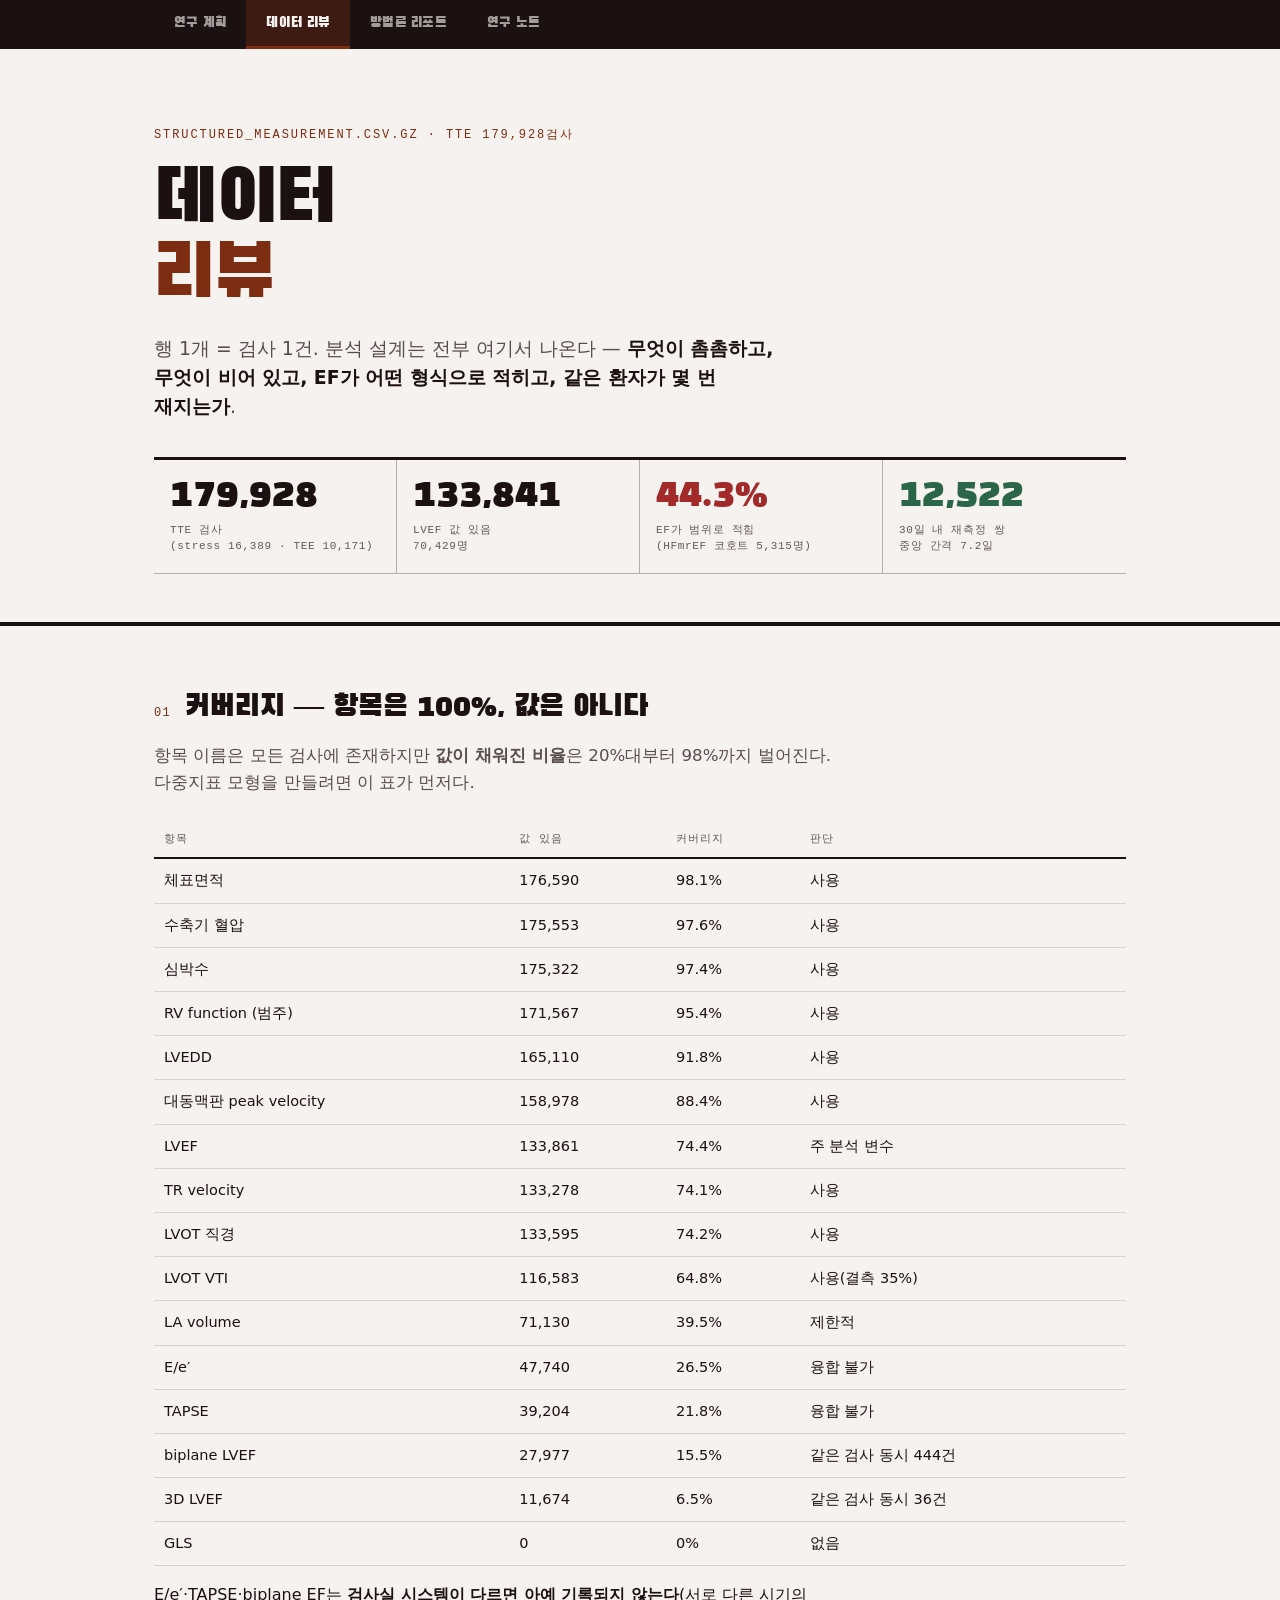
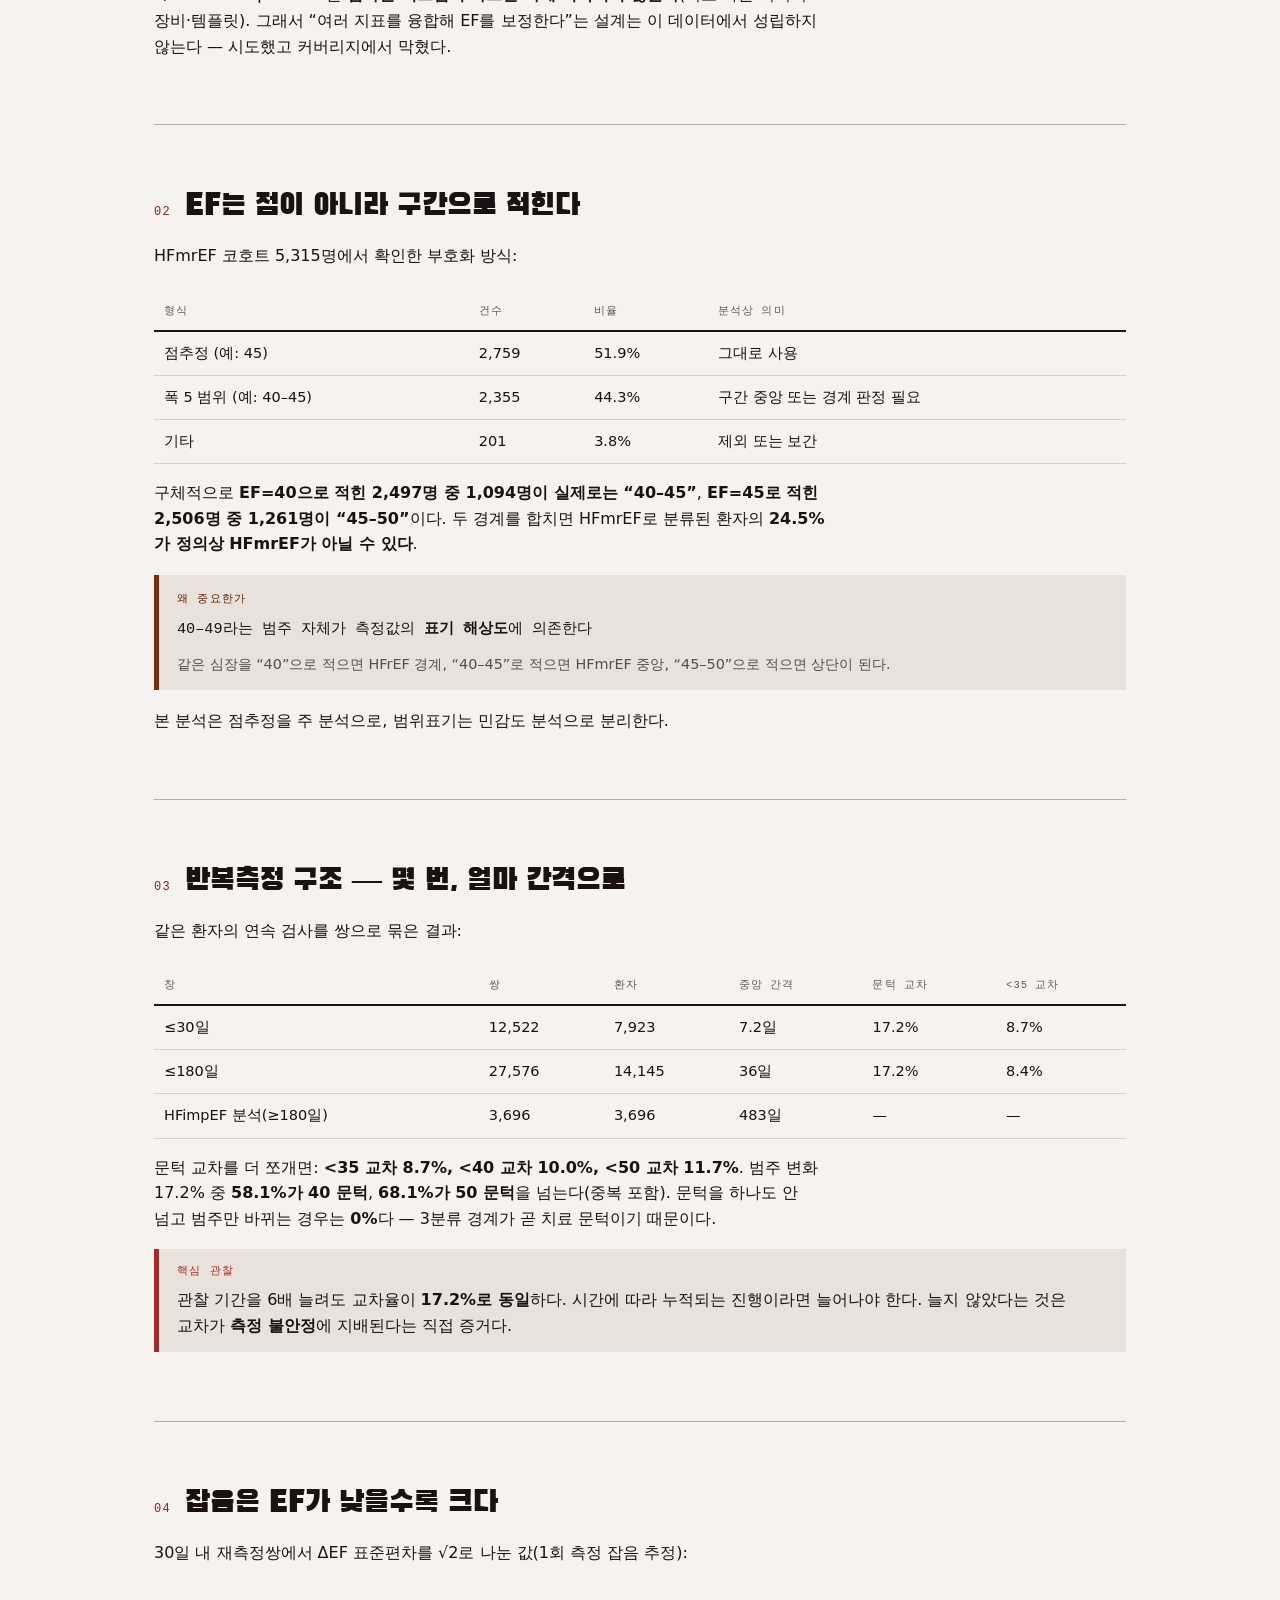
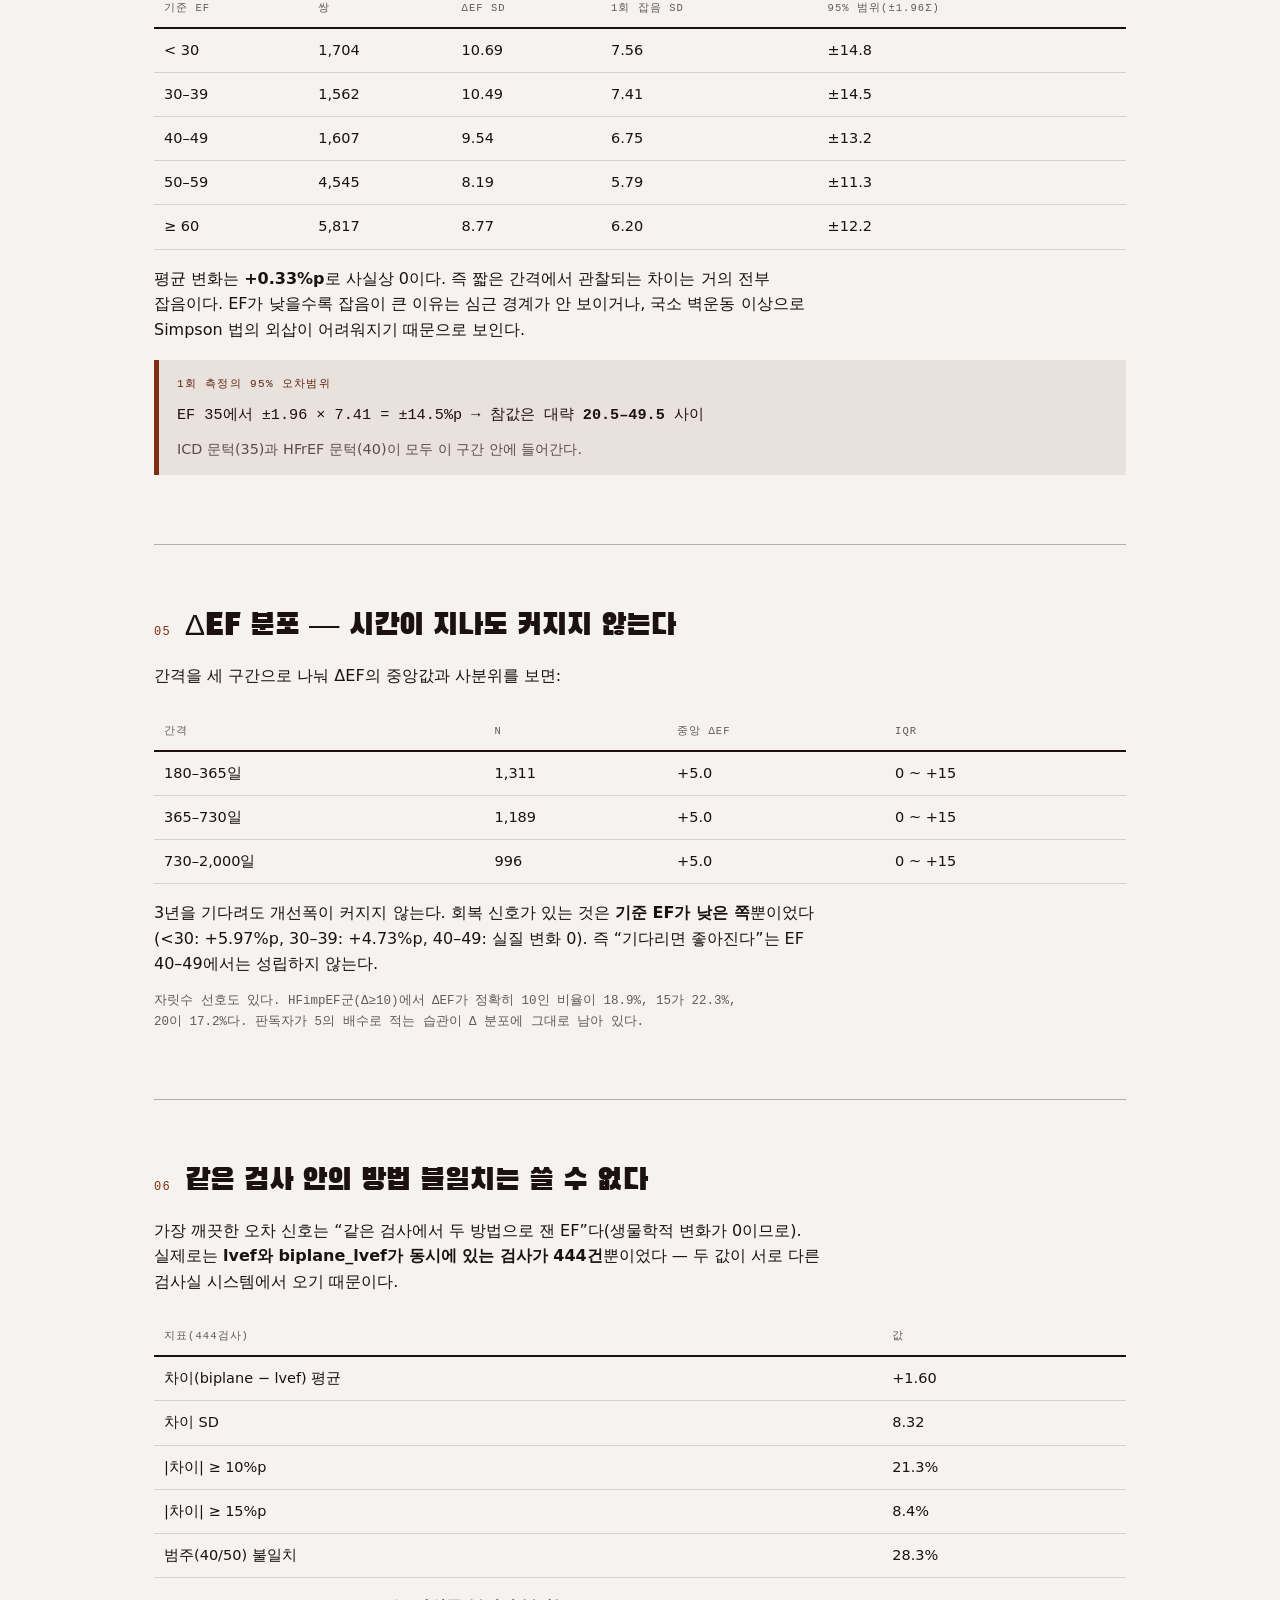
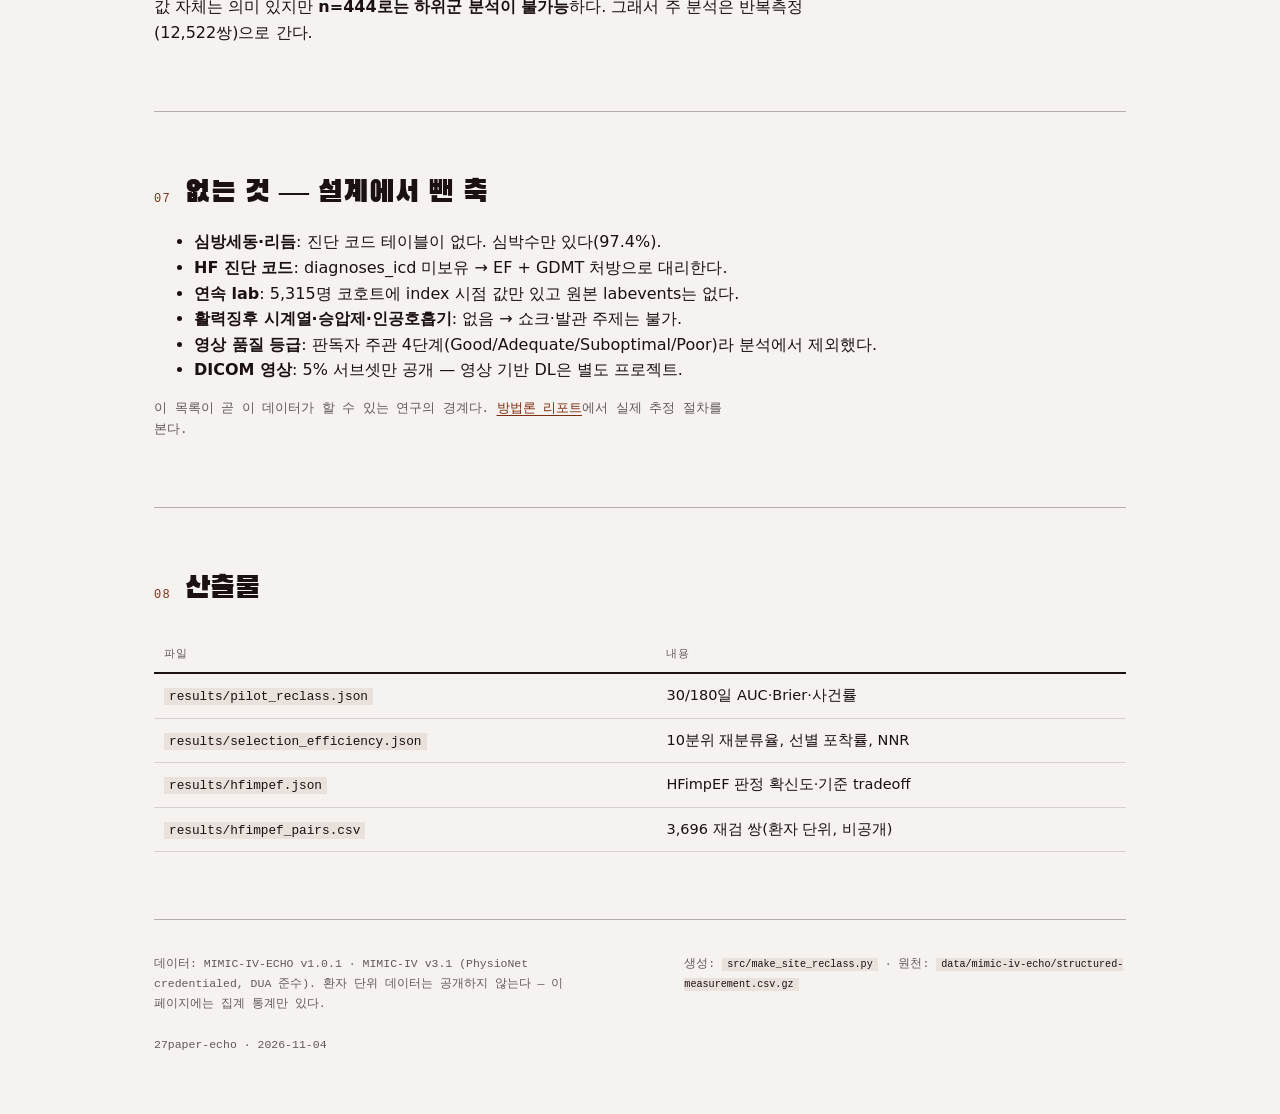
<file: review/index.html>
<!DOCTYPE html>
<html lang="ko">
<head>
<meta charset="utf-8">
<meta name="viewport" content="width=device-width, initial-scale=1">
<title>데이터 리뷰 — EF 반복측정 구조</title>
<meta name="description" content="MIMIC-IV-ECHO TTE 179,928검사의 항목 커버리지, EF 구간표기, 반복측정 간격, 잡음 분포와 없는 축.">
<meta property="og:type" content="article">
<meta property="og:title" content="데이터 리뷰 — EF 반복측정 구조">
<meta property="og:description" content="MIMIC-IV-ECHO TTE 179,928검사의 항목 커버리지, EF 구간표기, 반복측정 간격, 잡음 분포와 없는 축.">
<meta property="og:locale" content="ko_KR">
<meta property="og:url" content="https://kimhs950627.github.io/27paper-echo-hfmref/review/">
<meta property="og:image" content="https://kimhs950627.github.io/27paper-echo-hfmref/assets/og.png">
<meta property="og:image:width" content="1200">
<meta property="og:image:height" content="630">
<meta name="twitter:card" content="summary_large_image">
<meta name="twitter:image" content="https://kimhs950627.github.io/27paper-echo-hfmref/assets/og.png">
<meta name="theme-color" content="#1B1113">
<link rel="canonical" href="https://kimhs950627.github.io/27paper-echo-hfmref/review/">
<link rel="icon" href="data:image/svg+xml,%3Csvg xmlns='http://www.w3.org/2000/svg' viewBox='0 0 32 32'%3E%3Crect width='32' height='32' fill='%231B1113'/%3E%3Cpath d='M6 16 H13 M13 16 L22 8 M13 16 H22 M13 16 L22 24' stroke='%23F6F2EF' stroke-width='2.2' fill='none'/%3E%3C/svg%3E">
<link rel="preconnect" href="https://fonts.googleapis.com">
<link rel="preconnect" href="https://fonts.gstatic.com" crossorigin>
<link href="https://fonts.googleapis.com/css2?family=Black+Han+Sans&family=Pretendard:wght@400;500;700&family=IBM+Plex+Mono:wght@400;500&display=swap" rel="stylesheet">
<link rel="stylesheet" href="../styles/tokens.css">
<link rel="stylesheet" href="../styles/site.css">
</head>
<body>
<nav class="pagetabs" aria-label="페이지 전환">
  <div class="wrap">
    <a class="pt" href=".././">연구 계획</a>
    <a class="pt active" href="../review/" aria-current="page">데이터 리뷰</a>
    <a class="pt" href="../methods/">방법론 리포트</a>
    <a class="pt" href="../notes/threshold/">연구 노트</a>
  </div>
</nav>

<header class="masthead">
  <div class="wrap">
    <p class="kicker">structured_measurement.csv.gz · TTE 179,928검사</p>
    <h1>데이터<br><em>리뷰</em></h1>
    <p class="sub">행 1개 = 검사 1건. 분석 설계는 전부 여기서 나온다 —
    <b>무엇이 촘촘하고, 무엇이 비어 있고, EF가 어떤 형식으로 적히고, 같은 환자가 몇 번 재지는가</b>.</p>
    <div class="statband">
      <div><div class="v">179,928</div><div class="l">TTE 검사<br>(stress 16,389 · TEE 10,171)</div></div>
      <div><div class="v">133,841</div><div class="l">LVEF 값 있음<br>70,429명</div></div>
      <div><div class="v p">44.3%</div><div class="l">EF가 범위로 적힘<br>(HFmrEF 코호트 5,315명)</div></div>
      <div><div class="v r">12,522</div><div class="l">30일 내 재측정 쌍<br>중앙 간격 7.2일</div></div>
    </div>
  </div>
</header>

<main class="wrap">

<section id="coverage">
  <h2><span class="n">01</span>커버리지 — 항목은 100%, 값은 아니다</h2>
  <p class="lead">항목 이름은 모든 검사에 존재하지만 <b>값이 채워진 비율</b>은 20%대부터 98%까지 벌어진다.
  다중지표 모형을 만들려면 이 표가 먼저다.</p>
  <div class="tbl-wrap">
    <table>
      <thead><tr><th>항목</th><th class="n">값 있음</th><th class="n">커버리지</th><th>판단</th></tr></thead>
      <tbody>
        <tr><td>체표면적</td><td class="n">176,590</td><td class="n">98.1%</td><td>사용</td></tr>
        <tr><td>수축기 혈압</td><td class="n">175,553</td><td class="n">97.6%</td><td>사용</td></tr>
        <tr><td>심박수</td><td class="n">175,322</td><td class="n">97.4%</td><td>사용</td></tr>
        <tr><td>RV function (범주)</td><td class="n">171,567</td><td class="n">95.4%</td><td>사용</td></tr>
        <tr><td>LVEDD</td><td class="n">165,110</td><td class="n">91.8%</td><td>사용</td></tr>
        <tr><td>대동맥판 peak velocity</td><td class="n">158,978</td><td class="n">88.4%</td><td>사용</td></tr>
        <tr><td>LVEF</td><td class="n">133,861</td><td class="n">74.4%</td><td>주 분석 변수</td></tr>
        <tr><td>TR velocity</td><td class="n">133,278</td><td class="n">74.1%</td><td>사용</td></tr>
        <tr><td>LVOT 직경</td><td class="n">133,595</td><td class="n">74.2%</td><td>사용</td></tr>
        <tr><td>LVOT VTI</td><td class="n">116,583</td><td class="n">64.8%</td><td>사용(결측 35%)</td></tr>
        <tr><td>LA volume</td><td class="n">71,130</td><td class="n">39.5%</td><td>제한적</td></tr>
        <tr><td>E/e′</td><td class="n">47,740</td><td class="n">26.5%</td><td>융합 불가</td></tr>
        <tr><td>TAPSE</td><td class="n">39,204</td><td class="n">21.8%</td><td>융합 불가</td></tr>
        <tr><td>biplane LVEF</td><td class="n">27,977</td><td class="n">15.5%</td><td>같은 검사 동시 444건</td></tr>
        <tr><td>3D LVEF</td><td class="n">11,674</td><td class="n">6.5%</td><td>같은 검사 동시 36건</td></tr>
        <tr><td>GLS</td><td class="n">0</td><td class="n">0%</td><td>없음</td></tr>
      </tbody>
    </table>
  </div>
  <p>E/e′·TAPSE·biplane EF는 <b>검사실 시스템이 다르면 아예 기록되지 않는다</b>(서로 다른 시기의 장비·템플릿).
  그래서 “여러 지표를 융합해 EF를 보정한다”는 설계는 이 데이터에서 성립하지 않는다 — 시도했고 커버리지에서 막혔다.</p>
</section>

<section id="coding">
  <h2><span class="n">02</span>EF는 점이 아니라 구간으로 적힌다</h2>
  <p>HFmrEF 코호트 5,315명에서 확인한 부호화 방식:</p>
  <div class="tbl-wrap">
    <table>
      <thead><tr><th>형식</th><th class="n">건수</th><th class="n">비율</th><th>분석상 의미</th></tr></thead>
      <tbody>
        <tr><td>점추정 (예: 45)</td><td class="n">2,759</td><td class="n">51.9%</td><td>그대로 사용</td></tr>
        <tr><td>폭 5 범위 (예: 40–45)</td><td class="n">2,355</td><td class="n">44.3%</td><td>구간 중앙 또는 경계 판정 필요</td></tr>
        <tr><td>기타</td><td class="n">201</td><td class="n">3.8%</td><td>제외 또는 보간</td></tr>
      </tbody>
    </table>
  </div>
  <p>구체적으로 <b>EF=40으로 적힌 2,497명 중 1,094명이 실제로는 “40–45”</b>,
  <b>EF=45로 적힌 2,506명 중 1,261명이 “45–50”</b>이다. 두 경계를 합치면 HFmrEF로 분류된 환자의
  <b>24.5%가 정의상 HFmrEF가 아닐 수 있다</b>.</p>
  <div class="mathbox">
    <span class="lbl">왜 중요한가</span>
    40–49라는 범주 자체가 측정값의 <b>표기 해상도</b>에 의존한다
    <span class="read">같은 심장을 “40”으로 적으면 HFrEF 경계, “40–45”로 적으면 HFmrEF 중앙, “45–50”으로 적으면 상단이 된다.</span>
  </div>
  <p>본 분석은 점추정을 주 분석으로, 범위표기는 민감도 분석으로 분리한다.</p>
</section>

<section id="repeat">
  <h2><span class="n">03</span>반복측정 구조 — 몇 번, 얼마 간격으로</h2>
  <p>같은 환자의 연속 검사를 쌍으로 묶은 결과:</p>
  <div class="tbl-wrap">
    <table>
      <thead><tr><th>창</th><th class="n">쌍</th><th class="n">환자</th><th class="n">중앙 간격</th>
      <th class="n">문턱 교차</th><th class="n">&lt;35 교차</th></tr></thead>
      <tbody>
        <tr><td>≤30일</td><td class="n">12,522</td><td class="n">7,923</td><td class="n">7.2일</td><td class="n">17.2%</td><td class="n">8.7%</td></tr>
        <tr><td>≤180일</td><td class="n">27,576</td><td class="n">14,145</td><td class="n">36일</td><td class="n">17.2%</td><td class="n">8.4%</td></tr>
        <tr><td>HFimpEF 분석(≥180일)</td><td class="n">3,696</td><td class="n">3,696</td><td class="n">483일</td><td class="n">—</td><td class="n">—</td></tr>
      </tbody>
    </table>
  </div>
  <p>문턱 교차를 더 쪼개면: <b>&lt;35 교차 8.7%, &lt;40 교차 10.0%, &lt;50 교차 11.7%</b>.
  범주 변화 17.2% 중 <b>58.1%가 40 문턱</b>, <b>68.1%가 50 문턱</b>을 넘는다(중복 포함).
  문턱을 하나도 안 넘고 범주만 바뀌는 경우는 <b>0%</b>다 — 3분류 경계가 곧 치료 문턱이기 때문이다.</p>
  <div class="warnbox">
    <span class="lbl">핵심 관찰</span>
    관찰 기간을 6배 늘려도 교차율이 <b>17.2%로 동일</b>하다. 시간에 따라 누적되는 진행이라면 늘어나야 한다.
    늘지 않았다는 것은 교차가 <b>측정 불안정</b>에 지배된다는 직접 증거다.
  </div>
</section>

<section id="noise">
  <h2><span class="n">04</span>잡음은 EF가 낮을수록 크다</h2>
  <p>30일 내 재측정쌍에서 ΔEF 표준편차를 √2로 나눈 값(1회 측정 잡음 추정):</p>
  <div class="tbl-wrap">
    <table>
      <thead><tr><th>기준 EF</th><th class="n">쌍</th><th class="n">ΔEF SD</th><th class="n">1회 잡음 SD</th><th class="n">95% 범위(±1.96σ)</th></tr></thead>
      <tbody>
        <tr><td>&lt; 30</td><td class="n">1,704</td><td class="n">10.69</td><td class="n">7.56</td><td class="n">±14.8</td></tr>
        <tr><td>30–39</td><td class="n">1,562</td><td class="n">10.49</td><td class="n">7.41</td><td class="n">±14.5</td></tr>
        <tr><td>40–49</td><td class="n">1,607</td><td class="n">9.54</td><td class="n">6.75</td><td class="n">±13.2</td></tr>
        <tr><td>50–59</td><td class="n">4,545</td><td class="n">8.19</td><td class="n">5.79</td><td class="n">±11.3</td></tr>
        <tr><td>≥ 60</td><td class="n">5,817</td><td class="n">8.77</td><td class="n">6.20</td><td class="n">±12.2</td></tr>
      </tbody>
    </table>
  </div>
  <p>평균 변화는 <b>+0.33%p</b>로 사실상 0이다. 즉 짧은 간격에서 관찰되는 차이는 거의 전부 잡음이다.
  EF가 낮을수록 잡음이 큰 이유는 심근 경계가 안 보이거나, 국소 벽운동 이상으로 Simpson 법의 외삽이 어려워지기 때문으로 보인다.</p>
  <div class="mathbox">
    <span class="lbl">1회 측정의 95% 오차범위</span>
    EF 35에서 ±1.96 × 7.41 = ±14.5%p → 참값은 대략 <b>20.5–49.5</b> 사이
    <span class="read">ICD 문턱(35)과 HFrEF 문턱(40)이 모두 이 구간 안에 들어간다.</span>
  </div>
</section>

<section id="delta">
  <h2><span class="n">05</span>ΔEF 분포 — 시간이 지나도 커지지 않는다</h2>
  <p>간격을 세 구간으로 나눠 ΔEF의 중앙값과 사분위를 보면:</p>
  <div class="tbl-wrap">
    <table>
      <thead><tr><th>간격</th><th class="n">n</th><th class="n">중앙 ΔEF</th><th class="n">IQR</th></tr></thead>
      <tbody>
        <tr><td>180–365일</td><td class="n">1,311</td><td class="n">+5.0</td><td class="n">0 ~ +15</td></tr>
        <tr><td>365–730일</td><td class="n">1,189</td><td class="n">+5.0</td><td class="n">0 ~ +15</td></tr>
        <tr><td>730–2,000일</td><td class="n">996</td><td class="n">+5.0</td><td class="n">0 ~ +15</td></tr>
      </tbody>
    </table>
  </div>
  <p>3년을 기다려도 개선폭이 커지지 않는다. 회복 신호가 있는 것은 <b>기준 EF가 낮은 쪽</b>뿐이었다
  (&lt;30: +5.97%p, 30–39: +4.73%p, 40–49: 실질 변화 0). 즉 “기다리면 좋아진다”는 EF 40–49에서는 성립하지 않는다.</p>
  <p class="note">자릿수 선호도 있다. HFimpEF군(Δ≥10)에서 ΔEF가 정확히 10인 비율이 18.9%, 15가 22.3%, 20이 17.2%다.
  판독자가 5의 배수로 적는 습관이 Δ 분포에 그대로 남아 있다.</p>
</section>

<section id="within">
  <h2><span class="n">06</span>같은 검사 안의 방법 불일치는 쓸 수 없다</h2>
  <p>가장 깨끗한 오차 신호는 “같은 검사에서 두 방법으로 잰 EF”다(생물학적 변화가 0이므로).
  실제로는 <b>lvef와 biplane_lvef가 동시에 있는 검사가 444건</b>뿐이었다 — 두 값이 서로 다른 검사실 시스템에서 오기 때문이다.</p>
  <div class="tbl-wrap">
    <table>
      <thead><tr><th>지표(444검사)</th><th class="n">값</th></tr></thead>
      <tbody>
        <tr><td>차이(biplane − lvef) 평균</td><td class="n">+1.60</td></tr>
        <tr><td>차이 SD</td><td class="n">8.32</td></tr>
        <tr><td>|차이| ≥ 10%p</td><td class="n">21.3%</td></tr>
        <tr><td>|차이| ≥ 15%p</td><td class="n">8.4%</td></tr>
        <tr><td>범주(40/50) 불일치</td><td class="n">28.3%</td></tr>
      </tbody>
    </table>
  </div>
  <p>값 자체는 의미 있지만 <b>n=444로는 하위군 분석이 불가능</b>하다. 그래서 주 분석은 반복측정(12,522쌍)으로 간다.</p>
</section>

<section id="missing">
  <h2><span class="n">07</span>없는 것 — 설계에서 뺀 축</h2>
  <ul>
    <li><b>심방세동·리듬</b>: 진단 코드 테이블이 없다. 심박수만 있다(97.4%).</li>
    <li><b>HF 진단 코드</b>: diagnoses_icd 미보유 → EF + GDMT 처방으로 대리한다.</li>
    <li><b>연속 lab</b>: 5,315명 코호트에 index 시점 값만 있고 원본 labevents는 없다.</li>
    <li><b>활력징후 시계열·승압제·인공호흡기</b>: 없음 → 쇼크·발관 주제는 불가.</li>
    <li><b>영상 품질 등급</b>: 판독자 주관 4단계(Good/Adequate/Suboptimal/Poor)라 분석에서 제외했다.</li>
    <li><b>DICOM 영상</b>: 5% 서브셋만 공개 — 영상 기반 DL은 별도 프로젝트.</li>
  </ul>
  <p class="note">이 목록이 곧 이 데이터가 할 수 있는 연구의 경계다.
  <a href="../methods/">방법론 리포트</a>에서 실제 추정 절차를 본다.</p>
</section>

<section id="files">
  <h2><span class="n">08</span>산출물</h2>
  <div class="tbl-wrap">
    <table>
      <thead><tr><th>파일</th><th>내용</th></tr></thead>
      <tbody>
        <tr><td><code>results/pilot_reclass.json</code></td><td>30/180일 AUC·Brier·사건률</td></tr>
        <tr><td><code>results/selection_efficiency.json</code></td><td>10분위 재분류율, 선별 포착률, NNR</td></tr>
        <tr><td><code>results/hfimpef.json</code></td><td>HFimpEF 판정 확신도·기준 tradeoff</td></tr>
        <tr><td><code>results/hfimpef_pairs.csv</code></td><td>3,696 재검 쌍(환자 단위, 비공개)</td></tr>
      </tbody>
    </table>
  </div>
</section>
<footer>
  <p>데이터: MIMIC-IV-ECHO v1.0.1 · MIMIC-IV v3.1 (PhysioNet credentialed, DUA 준수).
  환자 단위 데이터는 공개하지 않는다 — 이 페이지에는 집계 통계만 있다.</p>
  <p>생성: <code>src/make_site_reclass.py</code> · 원천: <code>data/mimic-iv-echo/structured-measurement.csv.gz</code></p>
  <p>27paper-echo · 2026-11-04</p>
</footer>
</main>
</body>
</html>
</file>
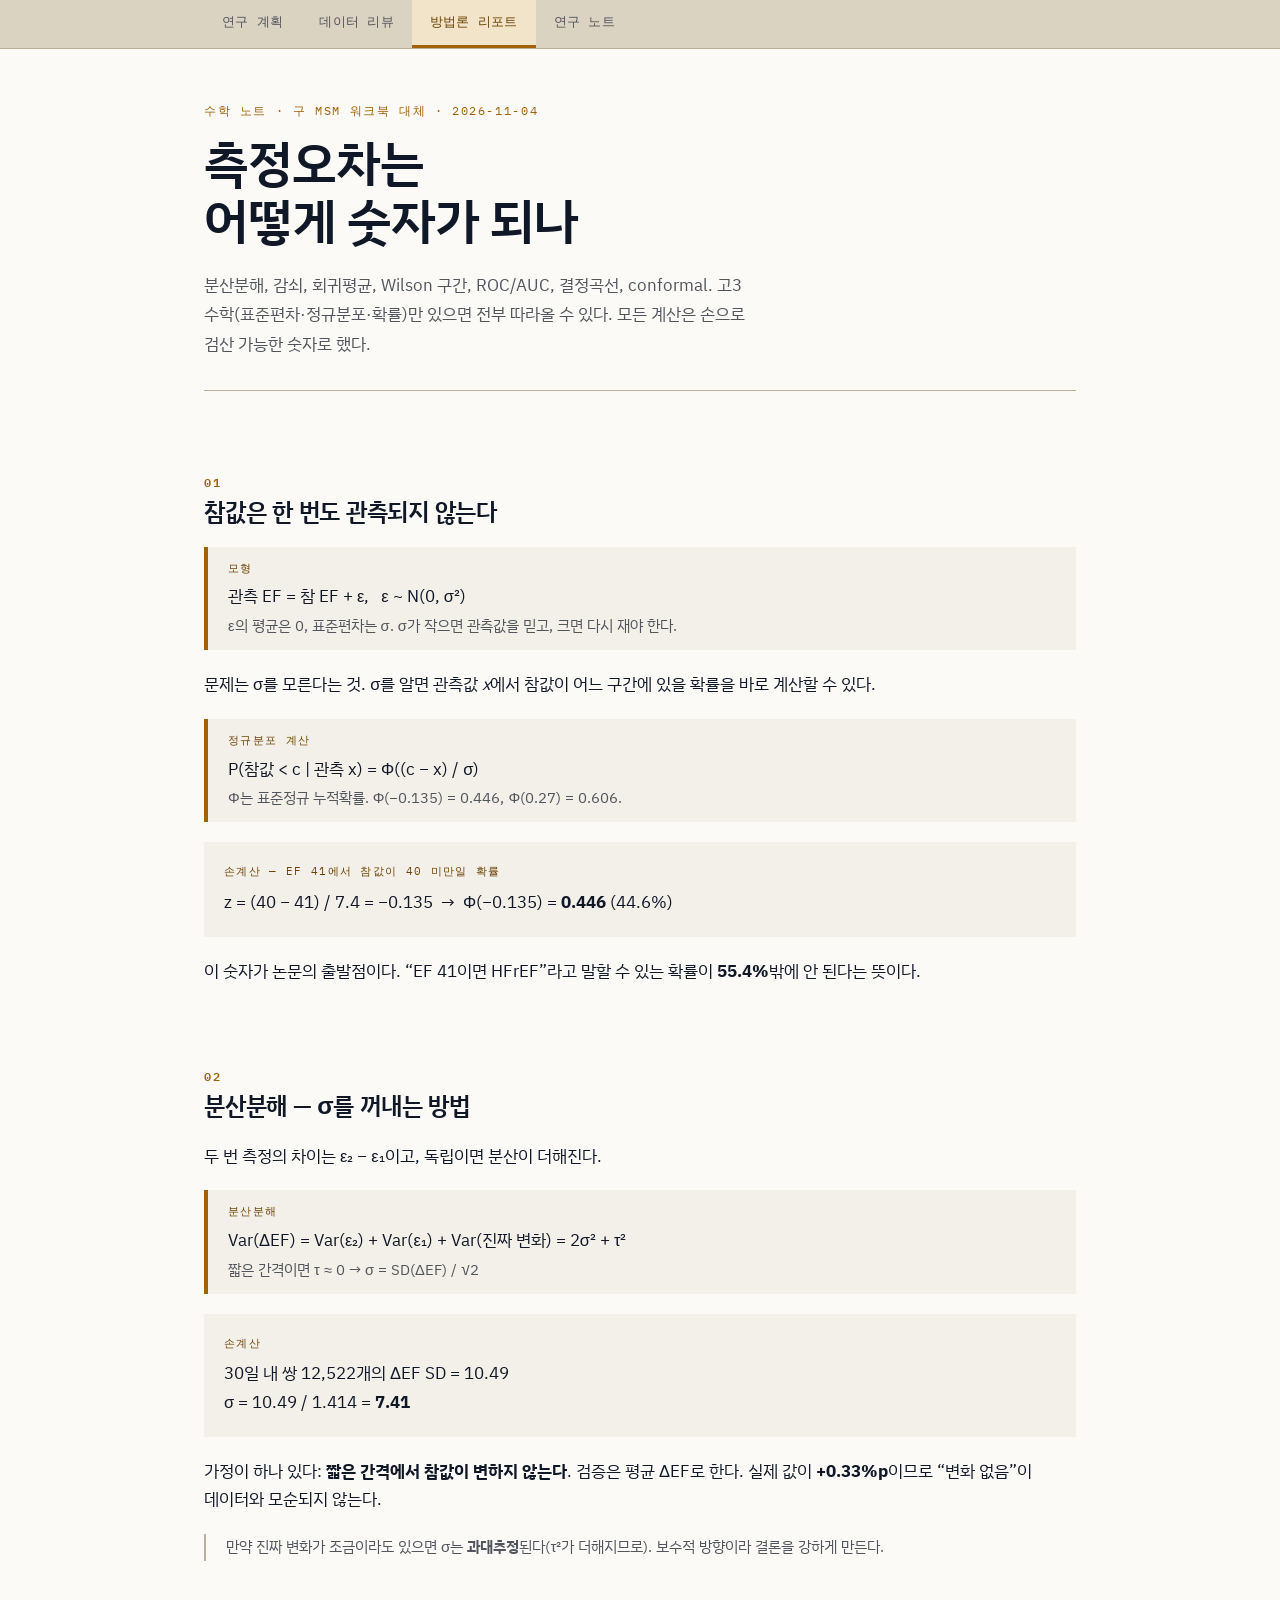
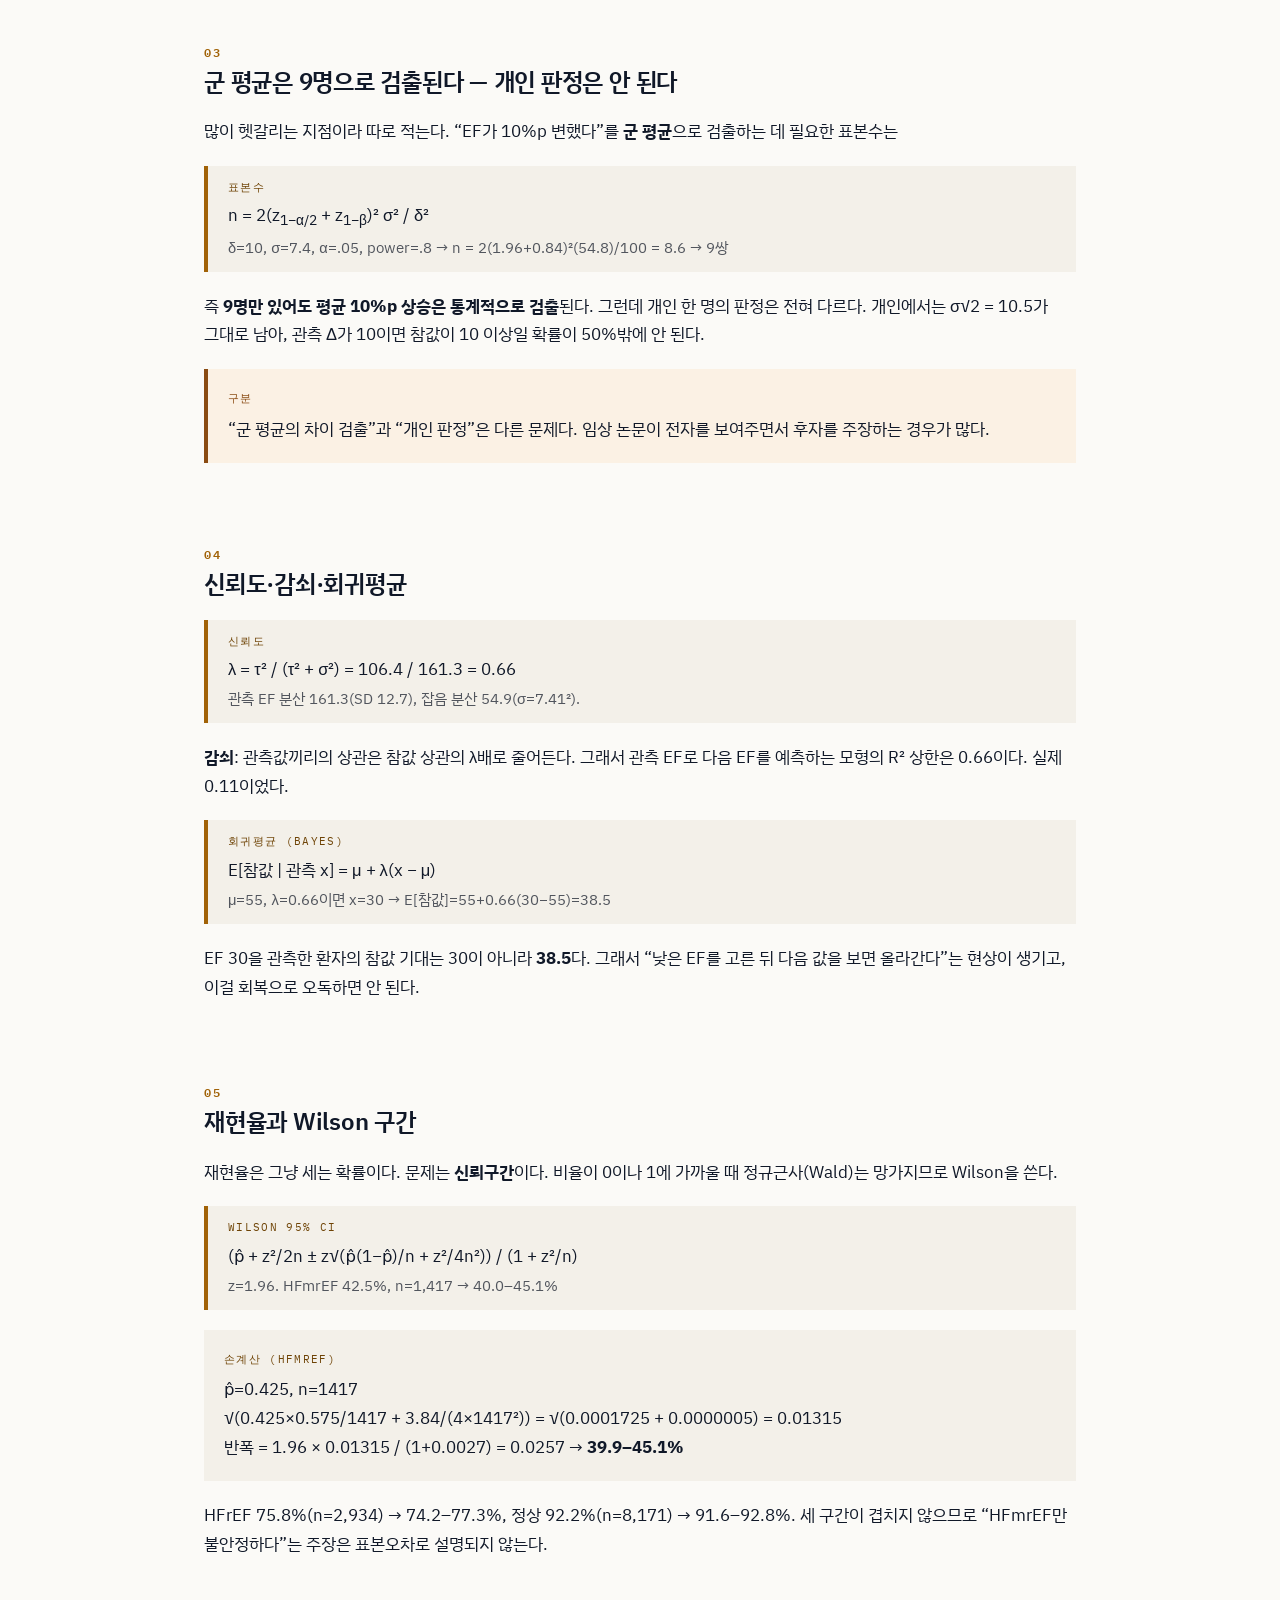
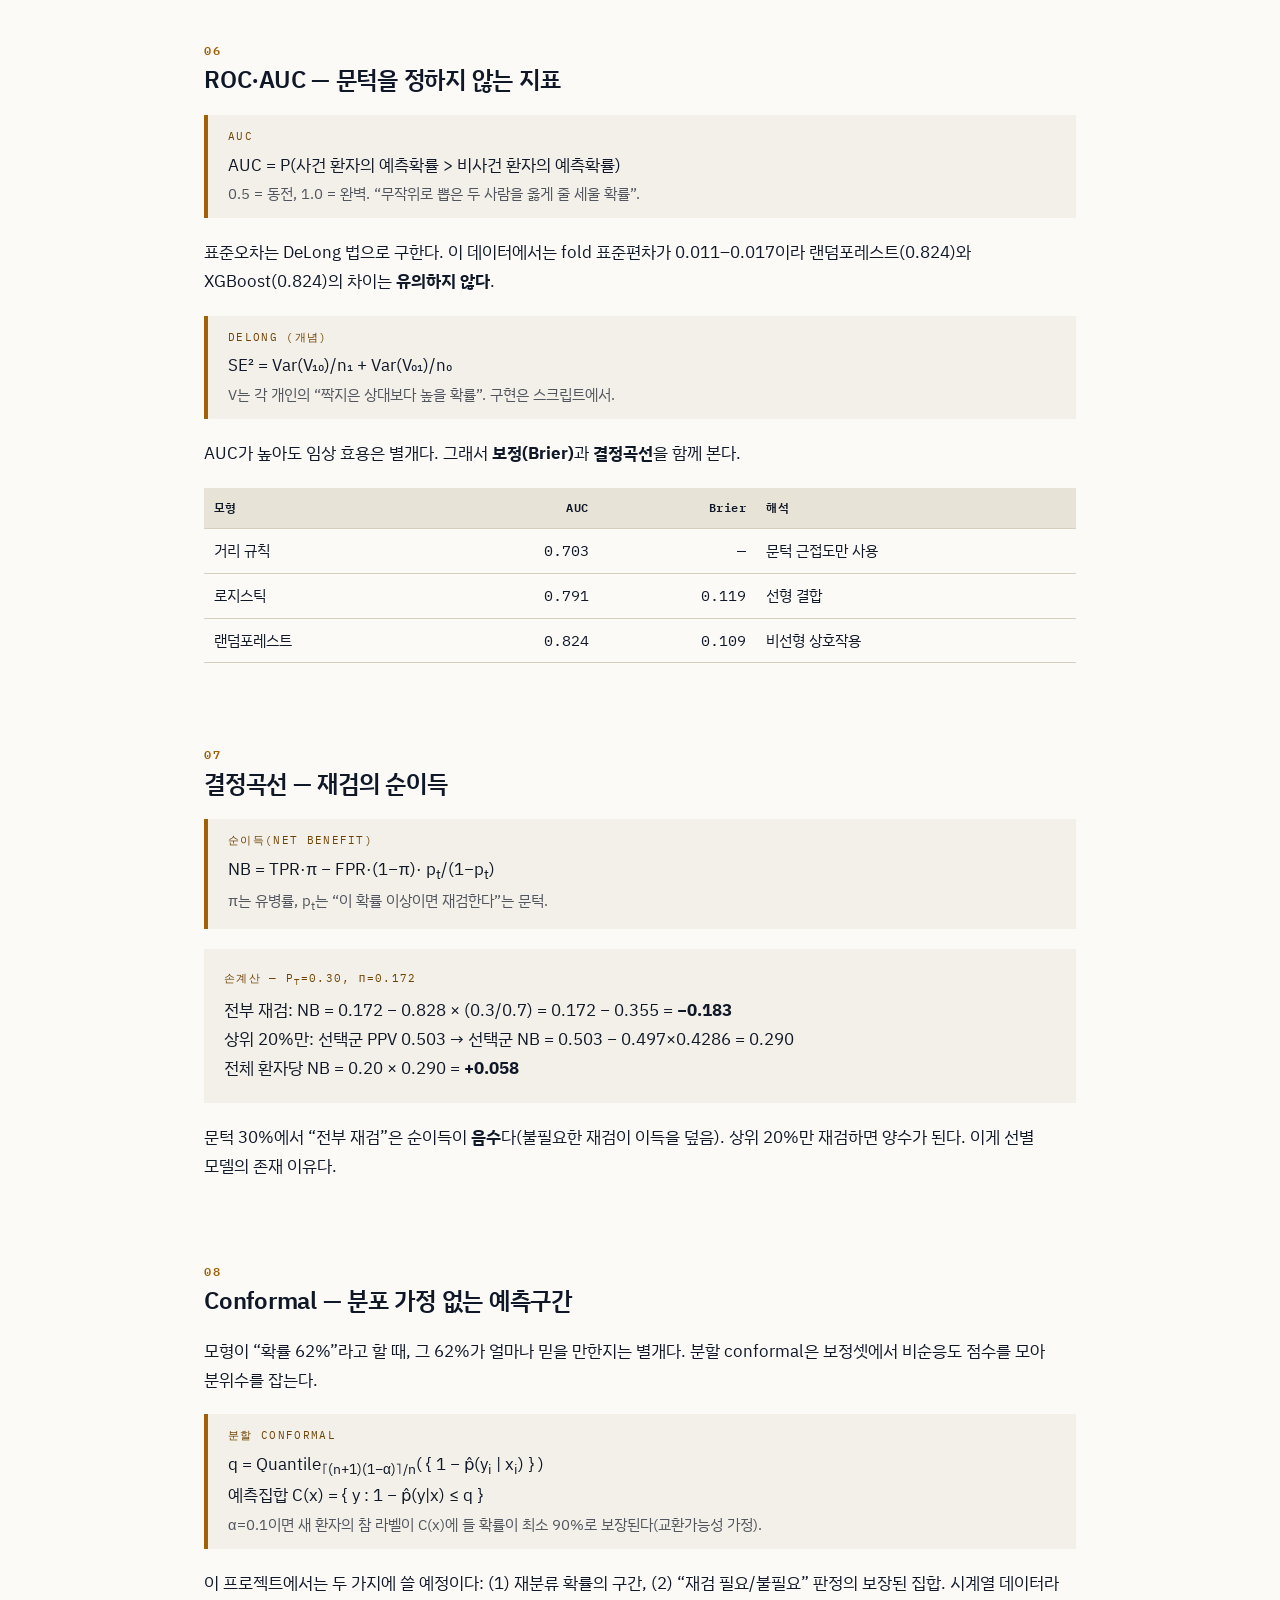
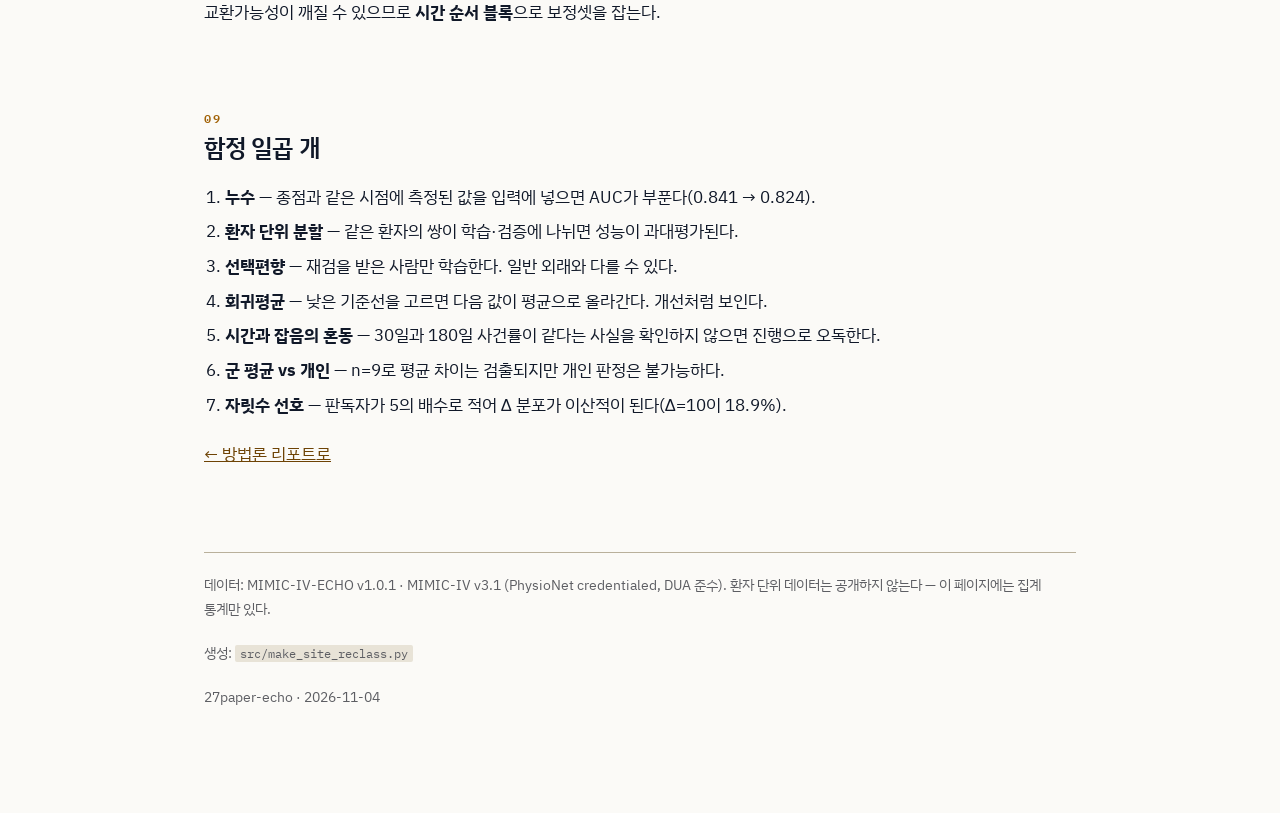
<file: methods/measurement/index.html>
<!DOCTYPE html>
<html lang="ko">
<head>
<meta charset="utf-8">
<meta name="viewport" content="width=device-width, initial-scale=1">
<title>수학 노트 — 측정오차·신뢰도·ROC·DCA</title>
<meta name="description" content="분산분해로 측정 잡음을 분리하고, 감쇠와 회귀평균, Wilson 구간, ROC/AUC, 결정곡선, conformal을 손계산으로 설명한다.">
<meta property="og:type" content="article">
<meta property="og:title" content="수학 노트 — 측정오차·신뢰도·ROC·DCA">
<meta property="og:description" content="분산분해로 측정 잡음을 분리하고, 감쇠와 회귀평균, Wilson 구간, ROC/AUC, 결정곡선, conformal을 손계산으로 설명한다.">
<meta property="og:locale" content="ko_KR">
<meta property="og:url" content="https://kimhs950627.github.io/27paper-echo-hfmref/methods/measurement/">
<meta property="og:image" content="https://kimhs950627.github.io/27paper-echo-hfmref/assets/og.png">
<meta property="og:image:width" content="1200">
<meta property="og:image:height" content="630">
<meta name="twitter:card" content="summary_large_image">
<meta name="twitter:image" content="https://kimhs950627.github.io/27paper-echo-hfmref/assets/og.png">
<meta name="theme-color" content="#1B1113">
<link rel="canonical" href="https://kimhs950627.github.io/27paper-echo-hfmref/methods/measurement/">
<link rel="icon" href="data:image/svg+xml,%3Csvg xmlns='http://www.w3.org/2000/svg' viewBox='0 0 32 32'%3E%3Crect width='32' height='32' fill='%231B1113'/%3E%3Cpath d='M6 16 H13 M13 16 L22 8 M13 16 H22 M13 16 L22 24' stroke='%23F6F2EF' stroke-width='2.2' fill='none'/%3E%3C/svg%3E">
<link rel="preconnect" href="https://fonts.googleapis.com">
<link rel="preconnect" href="https://fonts.gstatic.com" crossorigin>
<link href="https://fonts.googleapis.com/css2?family=IBM+Plex+Sans+KR:wght@400;500;600&family=IBM+Plex+Mono:wght@400;500&display=swap" rel="stylesheet">
<link rel="stylesheet" href="../styles/tokens.css">
<link rel="stylesheet" href="../styles/app.css">
</head>
<body>
<nav class="pagetabs" aria-label="페이지 전환">
  <div class="wrap">
    <a class="pt" href="../.././">연구 계획</a>
    <a class="pt" href="../../review/">데이터 리뷰</a>
    <a class="pt active" href="../../methods/" aria-current="page">방법론 리포트</a>
    <a class="pt" href="../../notes/threshold/">연구 노트</a>
  </div>
</nav>

<div class="wrap">
<header class="masthead">
  <p class="kicker">수학 노트 · 구 msm 워크북 대체 · 2026-11-04</p>
  <h1>측정오차는<br>어떻게 숫자가 되나</h1>
  <p class="sub">분산분해, 감쇠, 회귀평균, Wilson 구간, ROC/AUC, 결정곡선, conformal.
  고3 수학(표준편차·정규분포·확률)만 있으면 전부 따라올 수 있다. 모든 계산은 손으로 검산 가능한 숫자로 했다.</p>
</header>

<section>
  <h2><span class="num">01</span>참값은 한 번도 관측되지 않는다</h2>
  <div class="mathbox">
    <span class="lbl">모형</span>
    관측 EF = 참 EF + ε, &nbsp; ε ~ N(0, σ²)
    <span class="read">ε의 평균은 0, 표준편차는 σ. σ가 작으면 관측값을 믿고, 크면 다시 재야 한다.</span>
  </div>
  <p>문제는 σ를 모른다는 것. σ를 알면 관측값 <i>x</i>에서 참값이 어느 구간에 있을 확률을 바로 계산할 수 있다.</p>
  <div class="mathbox">
    <span class="lbl">정규분포 계산</span>
    P(참값 &lt; c | 관측 x) = Φ((c − x) / σ)
    <span class="read">Φ는 표준정규 누적확률. Φ(−0.135) = 0.446, Φ(0.27) = 0.606.</span>
  </div>
  <div class="plain">
    <span class="lbl">손계산 — EF 41에서 참값이 40 미만일 확률</span>
    z = (40 − 41) / 7.4 = −0.135 &nbsp;→&nbsp; Φ(−0.135) = <b>0.446</b> (44.6%)
  </div>
  <p>이 숫자가 논문의 출발점이다. “EF 41이면 HFrEF”라고 말할 수 있는 확률이 <b>55.4%</b>밖에 안 된다는 뜻이다.</p>
</section>

<section>
  <h2><span class="num">02</span>분산분해 — σ를 꺼내는 방법</h2>
  <p>두 번 측정의 차이는 ε₂ − ε₁이고, 독립이면 분산이 더해진다.</p>
  <div class="mathbox">
    <span class="lbl">분산분해</span>
    Var(ΔEF) = Var(ε₂) + Var(ε₁) + Var(진짜 변화) = 2σ² + τ²
    <span class="read">짧은 간격이면 τ ≈ 0 → σ = SD(ΔEF) / √2</span>
  </div>
  <div class="plain">
    <span class="lbl">손계산</span>
    30일 내 쌍 12,522개의 ΔEF SD = 10.49<br>
    σ = 10.49 / 1.414 = <b>7.41</b>
  </div>
  <p>가정이 하나 있다: <b>짧은 간격에서 참값이 변하지 않는다</b>. 검증은 평균 ΔEF로 한다.
  실제 값이 <b>+0.33%p</b>이므로 “변화 없음”이 데이터와 모순되지 않는다.</p>
  <div class="note">만약 진짜 변화가 조금이라도 있으면 σ는 <b>과대추정</b>된다(τ²가 더해지므로).
  보수적 방향이라 결론을 강하게 만든다.</div>
</section>

<section>
  <h2><span class="num">03</span>군 평균은 9명으로 검출된다 — 개인 판정은 안 된다</h2>
  <p>많이 헷갈리는 지점이라 따로 적는다. “EF가 10%p 변했다”를 <b>군 평균</b>으로 검출하는 데 필요한 표본수는</p>
  <div class="mathbox">
    <span class="lbl">표본수</span>
    n = 2(z<sub>1−α/2</sub> + z<sub>1−β</sub>)² σ² / δ²
    <span class="read">δ=10, σ=7.4, α=.05, power=.8 → n = 2(1.96+0.84)²(54.8)/100 = 8.6 → 9쌍</span>
  </div>
  <p>즉 <b>9명만 있어도 평균 10%p 상승은 통계적으로 검출</b>된다. 그런데 개인 한 명의 판정은 전혀 다르다.
  개인에서는 σ√2 = 10.5가 그대로 남아, 관측 Δ가 10이면 참값이 10 이상일 확률이 50%밖에 안 된다.</p>
  <div class="warnbox">
    <span class="lbl">구분</span>
    “군 평균의 차이 검출”과 “개인 판정”은 다른 문제다. 임상 논문이 전자를 보여주면서 후자를 주장하는 경우가 많다.
  </div>
</section>

<section>
  <h2><span class="num">04</span>신뢰도·감쇠·회귀평균</h2>
  <div class="mathbox">
    <span class="lbl">신뢰도</span>
    λ = τ² / (τ² + σ²) = 106.4 / 161.3 = 0.66
    <span class="read">관측 EF 분산 161.3(SD 12.7), 잡음 분산 54.9(σ=7.41²).</span>
  </div>
  <p><b>감쇠</b>: 관측값끼리의 상관은 참값 상관의 λ배로 줄어든다. 그래서 관측 EF로 다음 EF를 예측하는
  모형의 R² 상한은 0.66이다. 실제 0.11이었다.</p>
  <div class="mathbox">
    <span class="lbl">회귀평균 (Bayes)</span>
    E[참값 | 관측 x] = μ + λ(x − μ)
    <span class="read">μ=55, λ=0.66이면 x=30 → E[참값]=55+0.66(30−55)=38.5</span>
  </div>
  <p>EF 30을 관측한 환자의 참값 기대는 30이 아니라 <b>38.5</b>다. 그래서 “낮은 EF를 고른 뒤 다음 값을 보면 올라간다”는
  현상이 생기고, 이걸 회복으로 오독하면 안 된다.</p>
</section>

<section>
  <h2><span class="num">05</span>재현율과 Wilson 구간</h2>
  <p>재현율은 그냥 세는 확률이다. 문제는 <b>신뢰구간</b>이다. 비율이 0이나 1에 가까울 때 정규근사(Wald)는 망가지므로
  Wilson을 쓴다.</p>
  <div class="mathbox">
    <span class="lbl">Wilson 95% CI</span>
    (p̂ + z²/2n ± z√(p̂(1−p̂)/n + z²/4n²)) / (1 + z²/n)
    <span class="read">z=1.96. HFmrEF 42.5%, n=1,417 → 40.0–45.1%</span>
  </div>
  <div class="plain">
    <span class="lbl">손계산 (HFmrEF)</span>
    p̂=0.425, n=1417<br>
    √(0.425×0.575/1417 + 3.84/(4×1417²)) = √(0.0001725 + 0.0000005) = 0.01315<br>
    반폭 = 1.96 × 0.01315 / (1+0.0027) = 0.0257 → <b>39.9–45.1%</b>
  </div>
  <p>HFrEF 75.8%(n=2,934) → 74.2–77.3%, 정상 92.2%(n=8,171) → 91.6–92.8%.
  세 구간이 겹치지 않으므로 “HFmrEF만 불안정하다”는 주장은 표본오차로 설명되지 않는다.</p>
</section>

<section>
  <h2><span class="num">06</span>ROC·AUC — 문턱을 정하지 않는 지표</h2>
  <div class="mathbox">
    <span class="lbl">AUC</span>
    AUC = P(사건 환자의 예측확률 &gt; 비사건 환자의 예측확률)
    <span class="read">0.5 = 동전, 1.0 = 완벽. “무작위로 뽑은 두 사람을 옳게 줄 세울 확률”.</span>
  </div>
  <p>표준오차는 DeLong 법으로 구한다. 이 데이터에서는 fold 표준편차가 0.011–0.017이라
  랜덤포레스트(0.824)와 XGBoost(0.824)의 차이는 <b>유의하지 않다</b>.</p>
  <div class="mathbox">
    <span class="lbl">DeLong (개념)</span>
    SE² = Var(V₁₀)/n₁ + Var(V₀₁)/n₀
    <span class="read">V는 각 개인의 “짝지은 상대보다 높을 확률”. 구현은 스크립트에서.</span>
  </div>
  <p>AUC가 높아도 임상 효용은 별개다. 그래서 <b>보정(Brier)</b>과 <b>결정곡선</b>을 함께 본다.</p>
  <div class="tbl-wrap">
    <table>
      <thead><tr><th>모형</th><th class="n">AUC</th><th class="n">Brier</th><th>해석</th></tr></thead>
      <tbody>
        <tr><td>거리 규칙</td><td class="n">0.703</td><td class="n">—</td><td>문턱 근접도만 사용</td></tr>
        <tr><td>로지스틱</td><td class="n">0.791</td><td class="n">0.119</td><td>선형 결합</td></tr>
        <tr><td>랜덤포레스트</td><td class="n">0.824</td><td class="n">0.109</td><td>비선형 상호작용</td></tr>
      </tbody>
    </table>
  </div>
</section>

<section>
  <h2><span class="num">07</span>결정곡선 — 재검의 순이득</h2>
  <div class="mathbox">
    <span class="lbl">순이득(Net benefit)</span>
    NB = TPR·π − FPR·(1−π)· p<sub>t</sub>/(1−p<sub>t</sub>)
    <span class="read">π는 유병률, p<sub>t</sub>는 “이 확률 이상이면 재검한다”는 문턱.</span>
  </div>
  <div class="plain">
    <span class="lbl">손계산 — p<sub>t</sub>=0.30, π=0.172</span>
    전부 재검: NB = 0.172 − 0.828 × (0.3/0.7) = 0.172 − 0.355 = <b>−0.183</b><br>
    상위 20%만: 선택군 PPV 0.503 → 선택군 NB = 0.503 − 0.497×0.4286 = 0.290<br>
    전체 환자당 NB = 0.20 × 0.290 = <b>+0.058</b>
  </div>
  <p>문턱 30%에서 “전부 재검”은 순이득이 <b>음수</b>다(불필요한 재검이 이득을 덮음).
  상위 20%만 재검하면 양수가 된다. 이게 선별 모델의 존재 이유다.</p>
</section>

<section>
  <h2><span class="num">08</span>Conformal — 분포 가정 없는 예측구간</h2>
  <p>모형이 “확률 62%”라고 할 때, 그 62%가 얼마나 믿을 만한지는 별개다.
  분할 conformal은 보정셋에서 비순응도 점수를 모아 분위수를 잡는다.</p>
  <div class="mathbox">
    <span class="lbl">분할 conformal</span>
    q = Quantile<sub>⌈(n+1)(1−α)⌉/n</sub>( { 1 − p̂(y<sub>i</sub> | x<sub>i</sub>) } )<br>
    예측집합 C(x) = { y : 1 − p̂(y|x) ≤ q }
    <span class="read">α=0.1이면 새 환자의 참 라벨이 C(x)에 들 확률이 최소 90%로 보장된다(교환가능성 가정).</span>
  </div>
  <p>이 프로젝트에서는 두 가지에 쓸 예정이다: (1) 재분류 확률의 구간, (2) “재검 필요/불필요” 판정의 보장된 집합.
  시계열 데이터라 교환가능성이 깨질 수 있으므로 <b>시간 순서 블록</b>으로 보정셋을 잡는다.</p>
</section>

<section>
  <h2><span class="num">09</span>함정 일곱 개</h2>
  <ol>
    <li><b>누수</b> — 종점과 같은 시점에 측정된 값을 입력에 넣으면 AUC가 부푼다(0.841 → 0.824).</li>
    <li><b>환자 단위 분할</b> — 같은 환자의 쌍이 학습·검증에 나뉘면 성능이 과대평가된다.</li>
    <li><b>선택편향</b> — 재검을 받은 사람만 학습한다. 일반 외래와 다를 수 있다.</li>
    <li><b>회귀평균</b> — 낮은 기준선을 고르면 다음 값이 평균으로 올라간다. 개선처럼 보인다.</li>
    <li><b>시간과 잡음의 혼동</b> — 30일과 180일 사건률이 같다는 사실을 확인하지 않으면 진행으로 오독한다.</li>
    <li><b>군 평균 vs 개인</b> — n=9로 평균 차이는 검출되지만 개인 판정은 불가능하다.</li>
    <li><b>자릿수 선호</b> — 판독자가 5의 배수로 적어 Δ 분포가 이산적이 된다(Δ=10이 18.9%).</li>
  </ol>
</section>

<p><a href="../">← 방법론 리포트로</a></p>
<footer>
  <p>데이터: MIMIC-IV-ECHO v1.0.1 · MIMIC-IV v3.1 (PhysioNet credentialed, DUA 준수).
  환자 단위 데이터는 공개하지 않는다 — 이 페이지에는 집계 통계만 있다.</p>
  <p>생성: <code>src/make_site_reclass.py</code></p>
  <p>27paper-echo · 2026-11-04</p>
</footer>

</div>
</body>
</html>
</file>
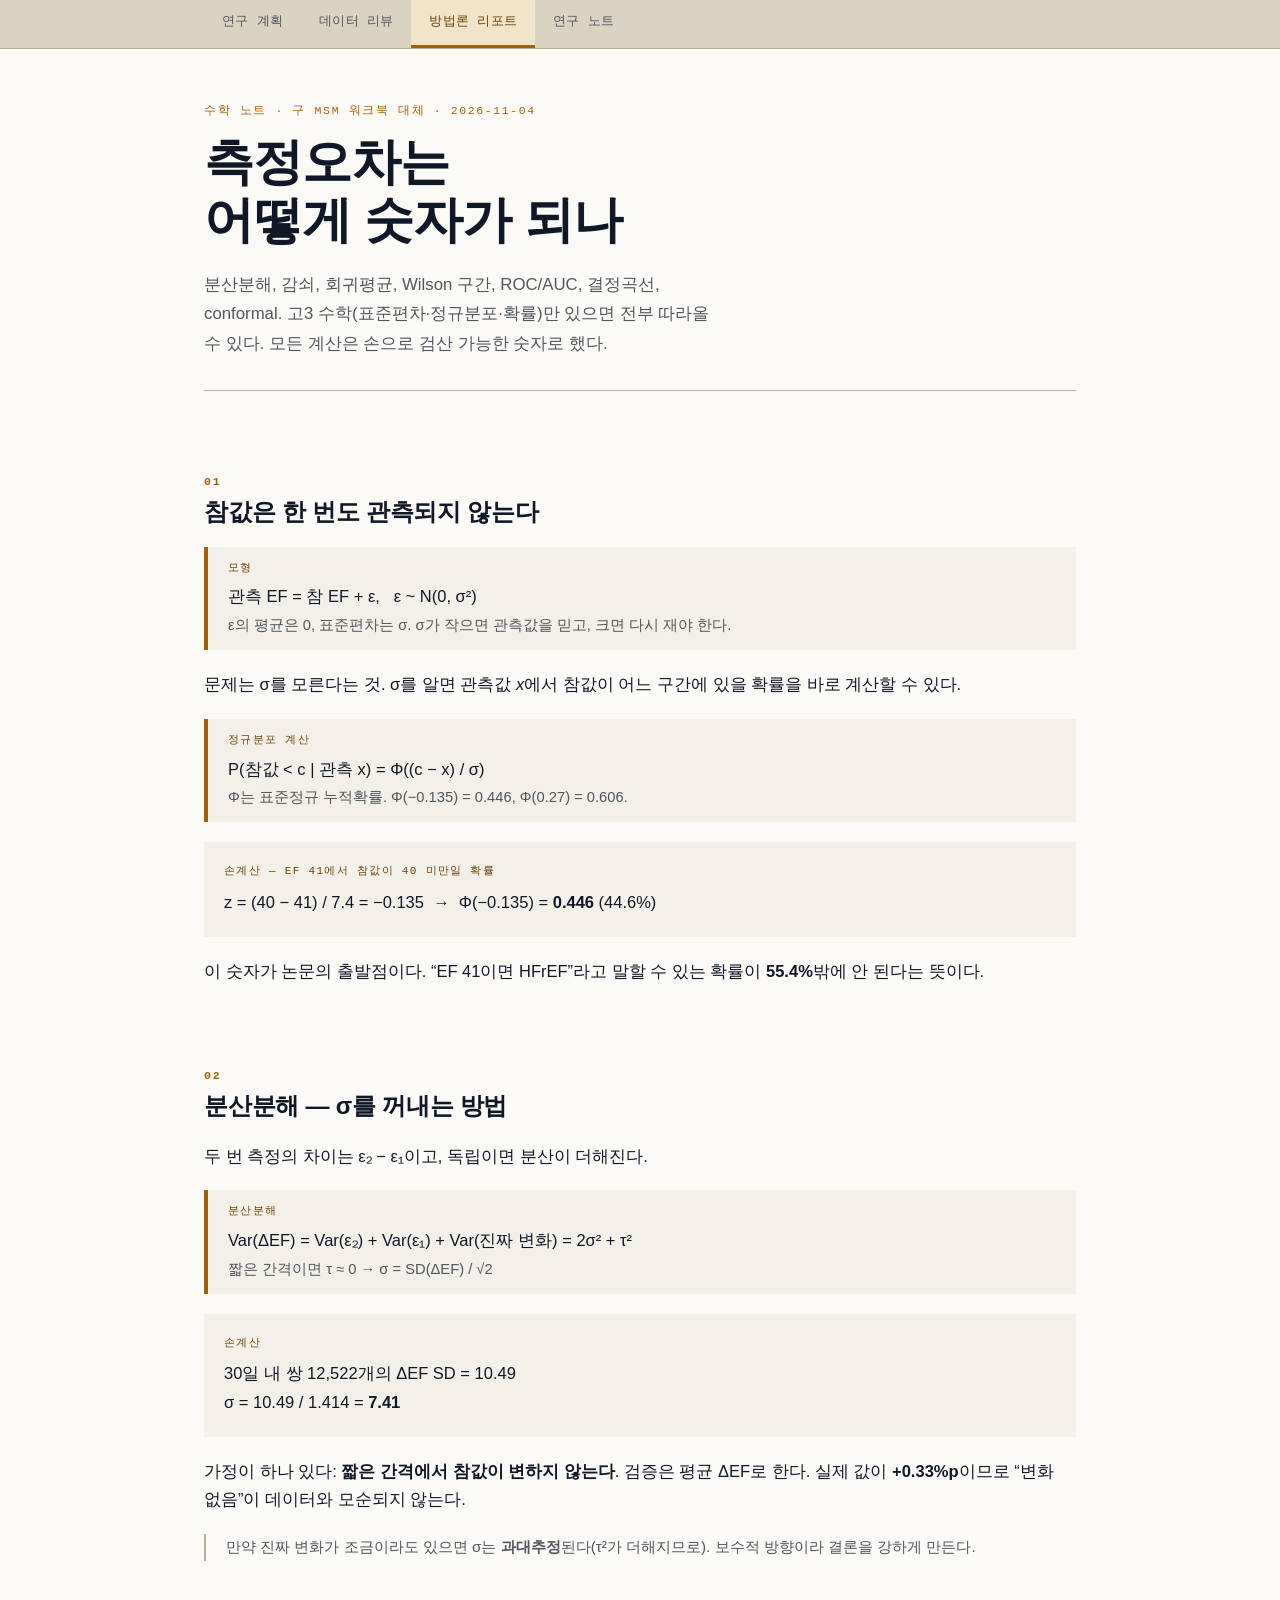
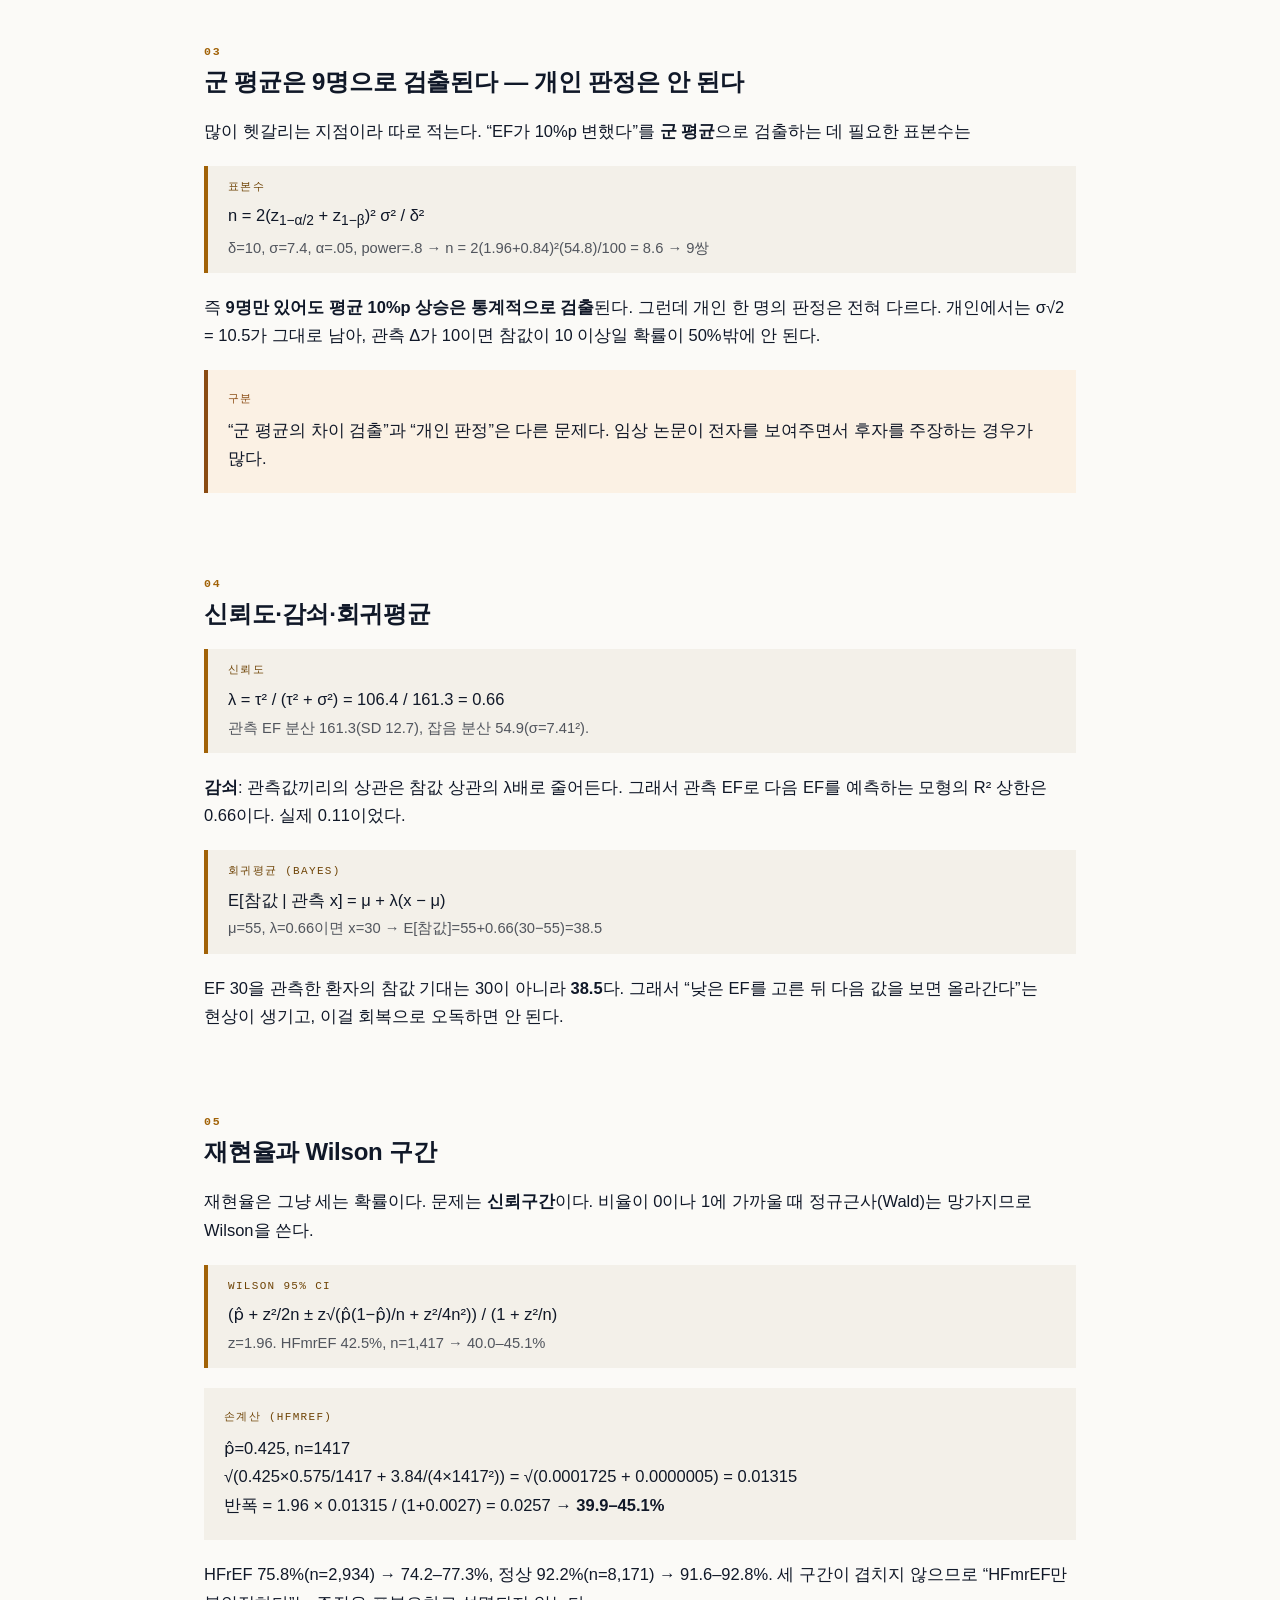
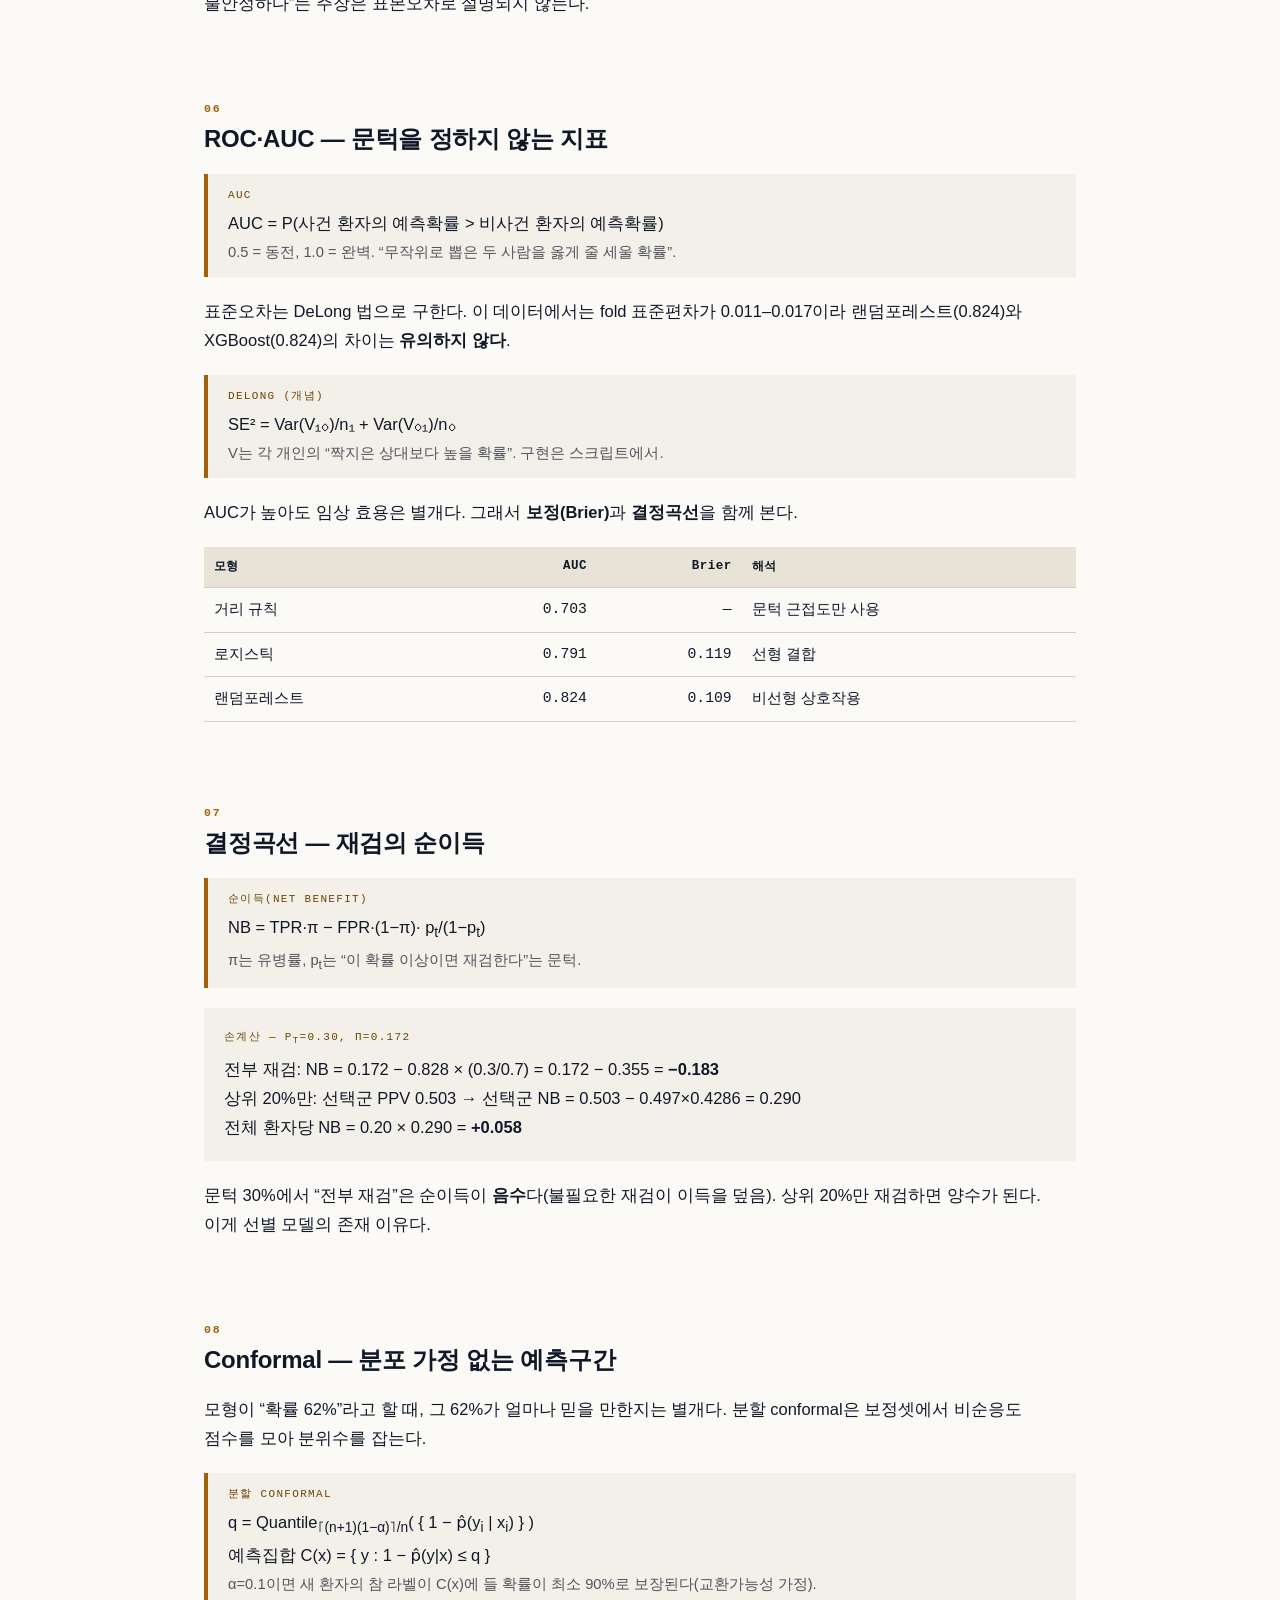
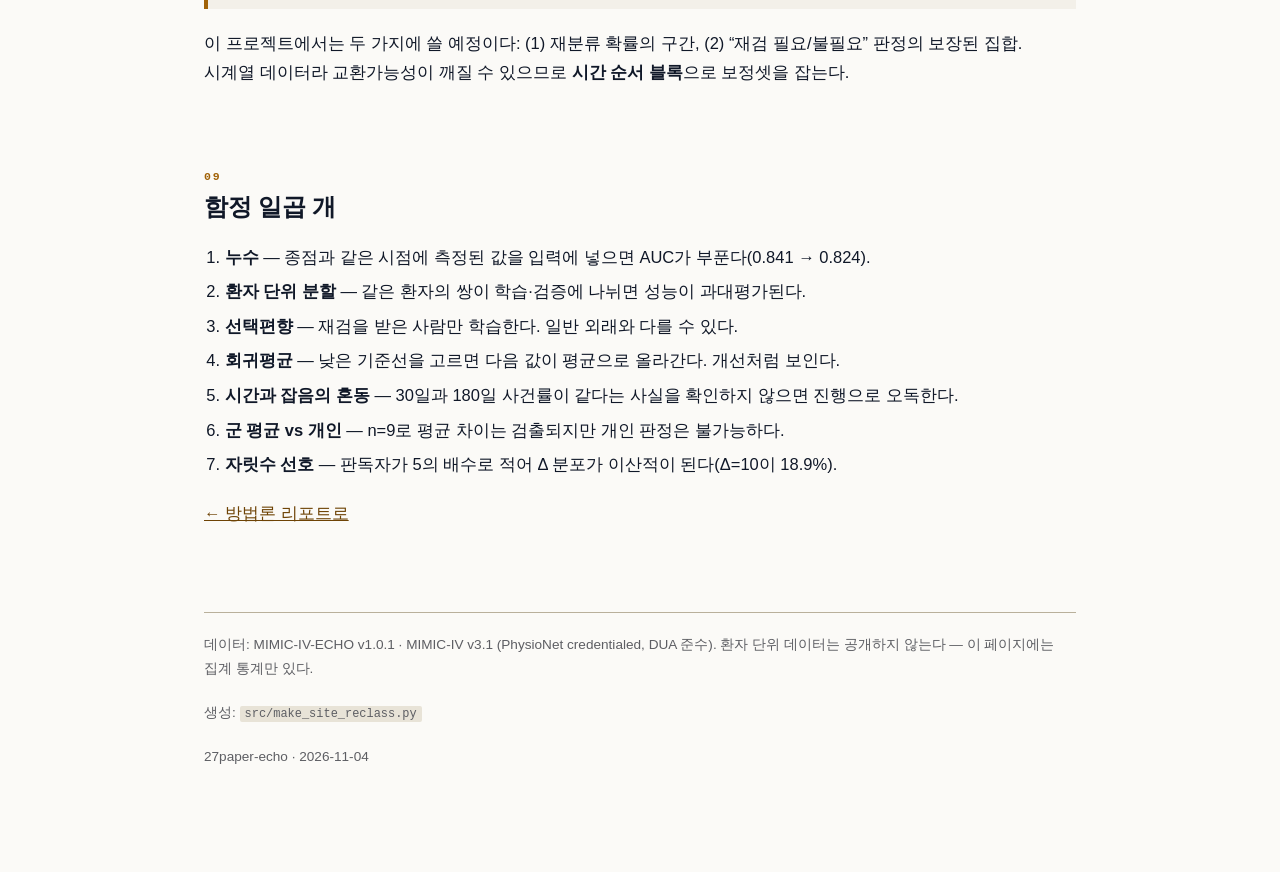
<file: methods/msm/index.html>
<!DOCTYPE html>
<html lang="ko">
<head>
<meta charset="utf-8">
<title>이 페이지는 이동했습니다 — 수학 노트</title>
<link rel="canonical" href="https://kimhs950627.github.io/27paper-echo-hfmref/methods/measurement/">
<meta http-equiv="refresh" content="0; url=../measurement/">
<meta name="robots" content="noindex">
<style>body{margin:0;padding:48px 24px;font-family:system-ui,sans-serif;line-height:1.7}</style>
</head>
<body>
<p>msm 워크북은 <a href="../measurement/">수학 노트(측정오차·신뢰도·ROC)</a>로 대체되었습니다.</p>
</body>
</html>
</file>
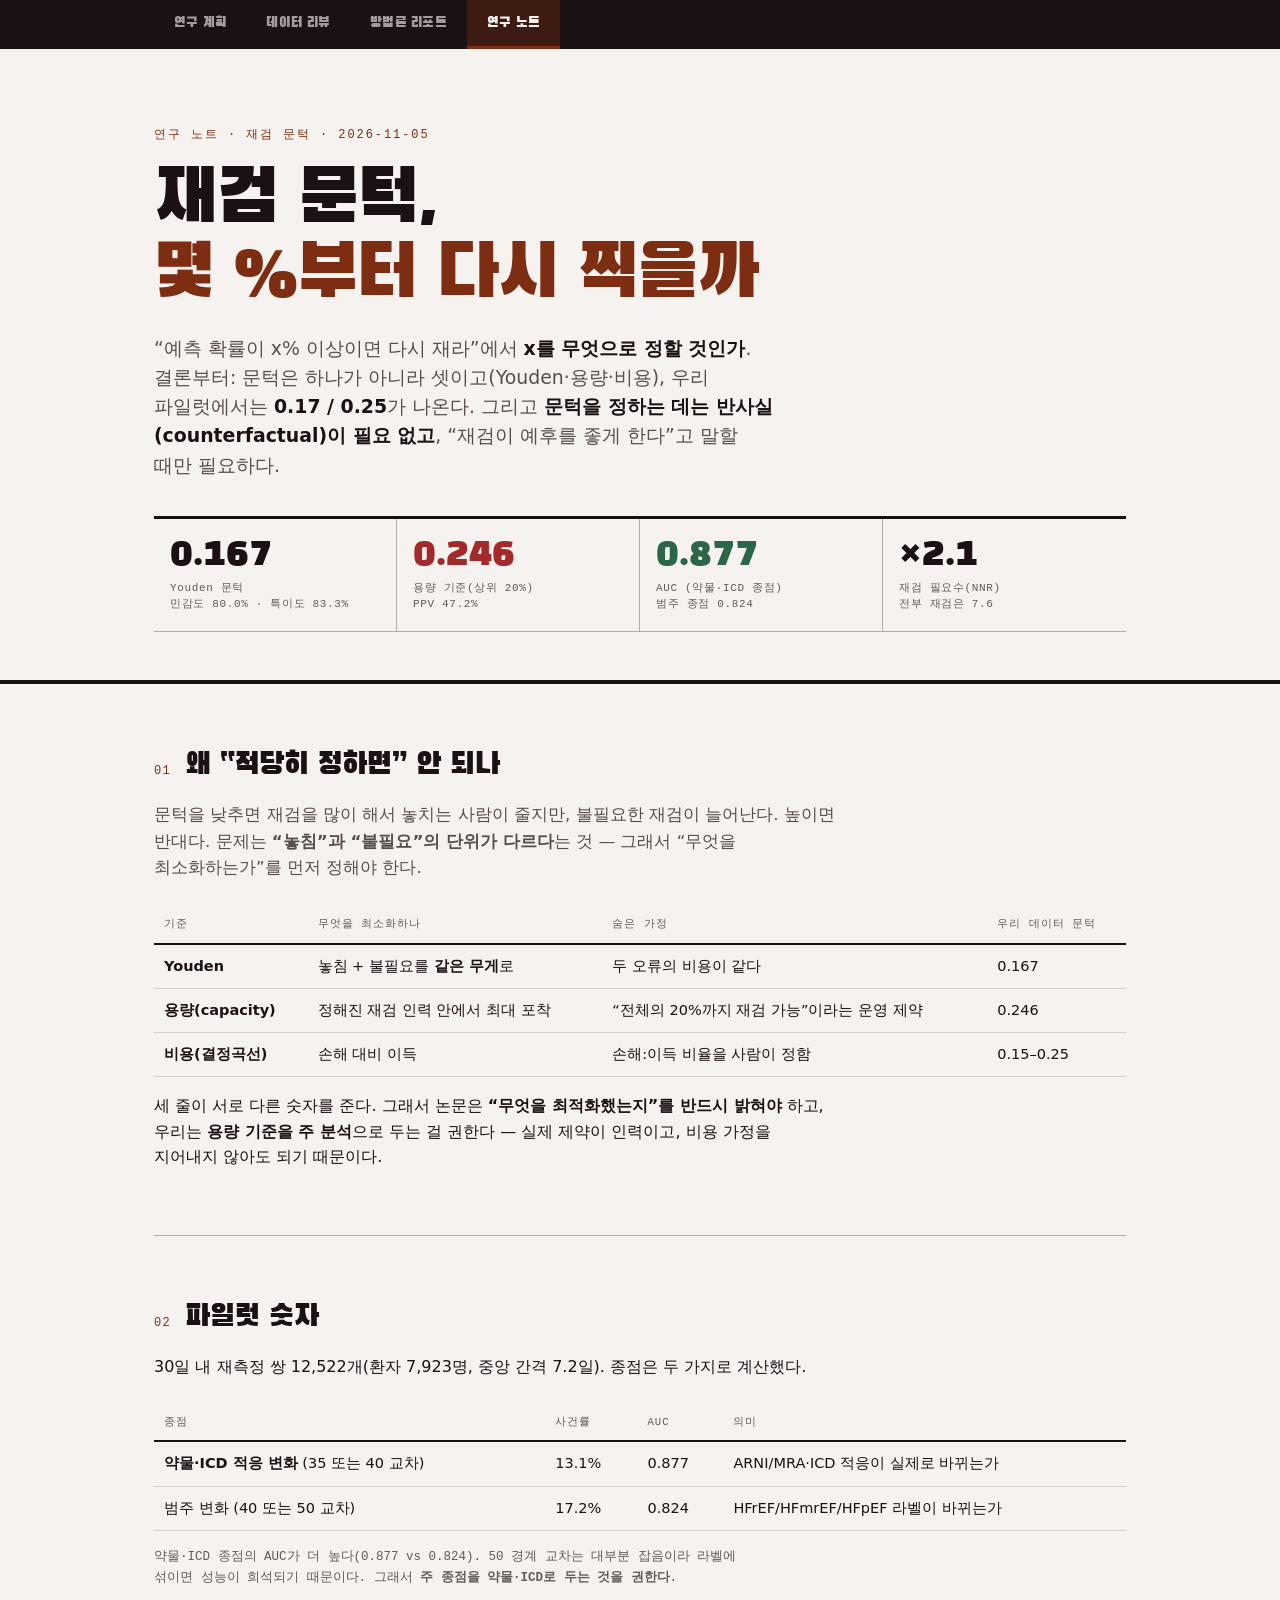
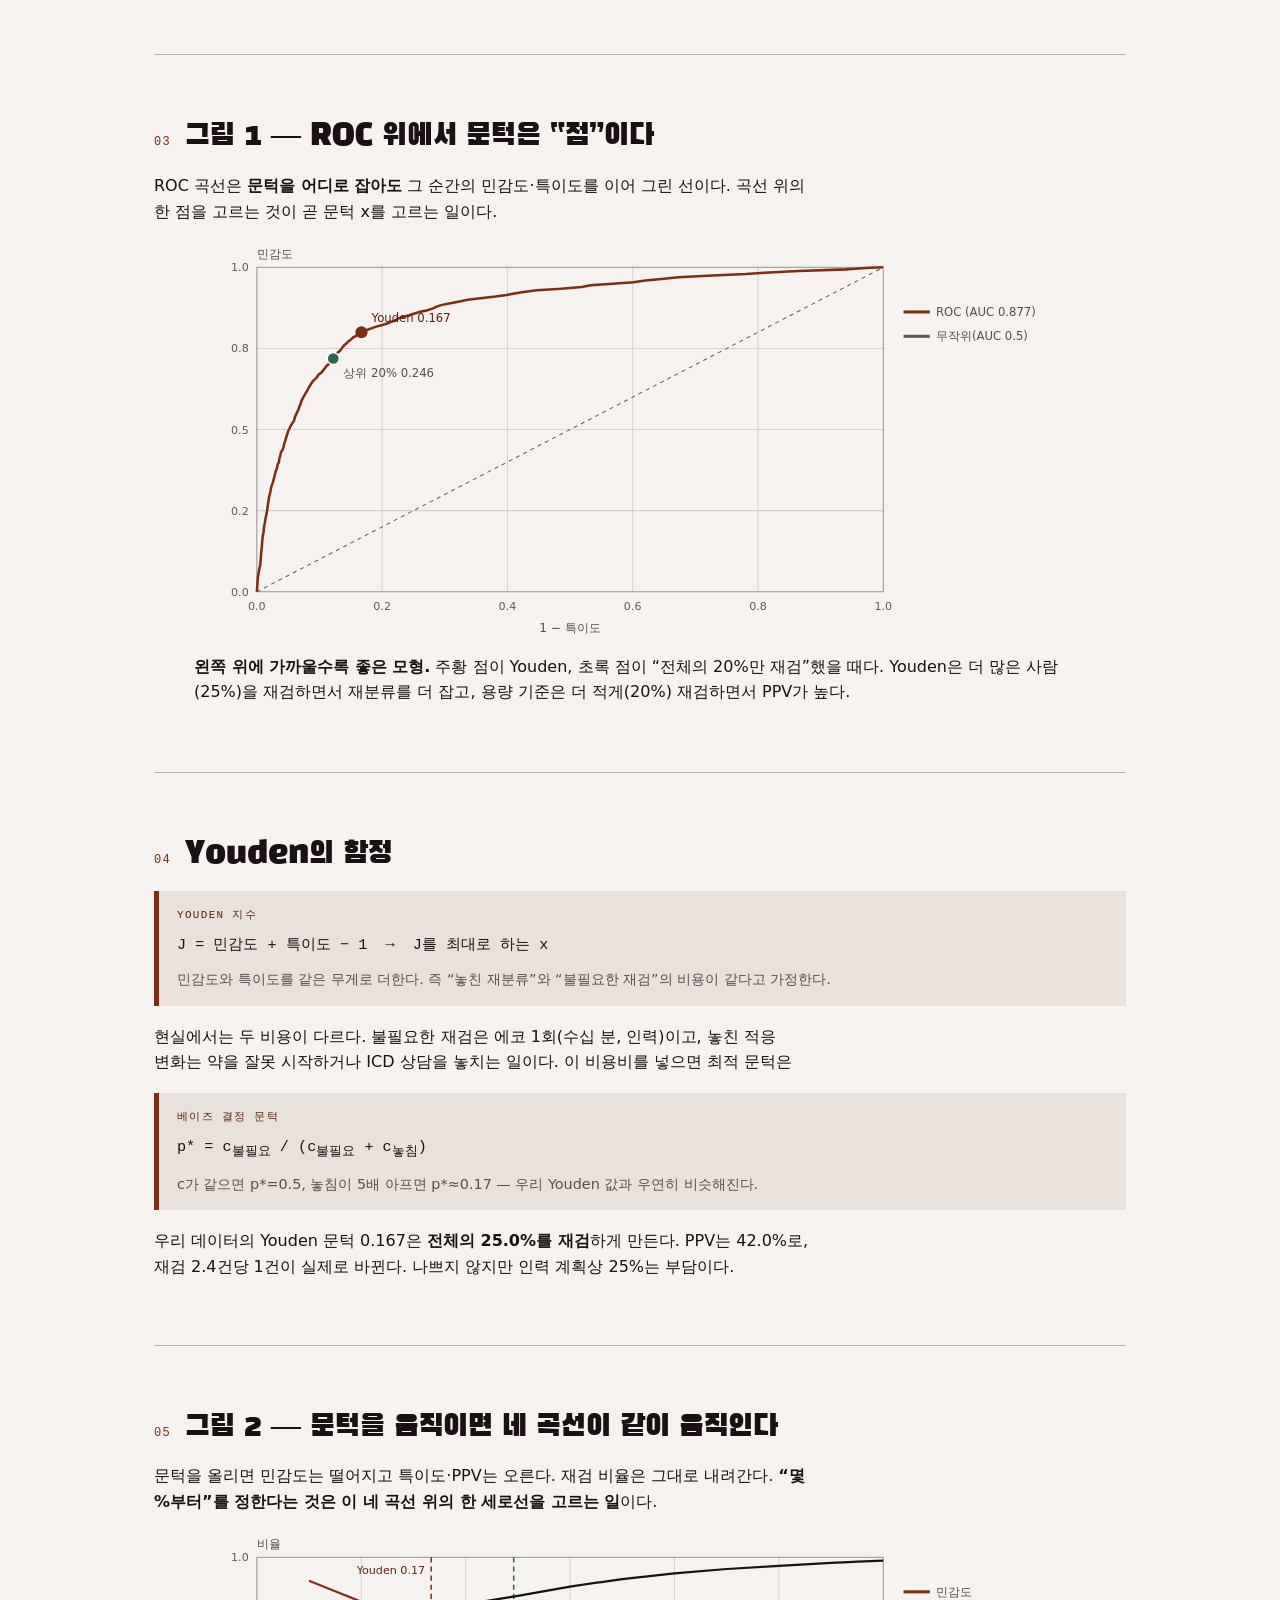
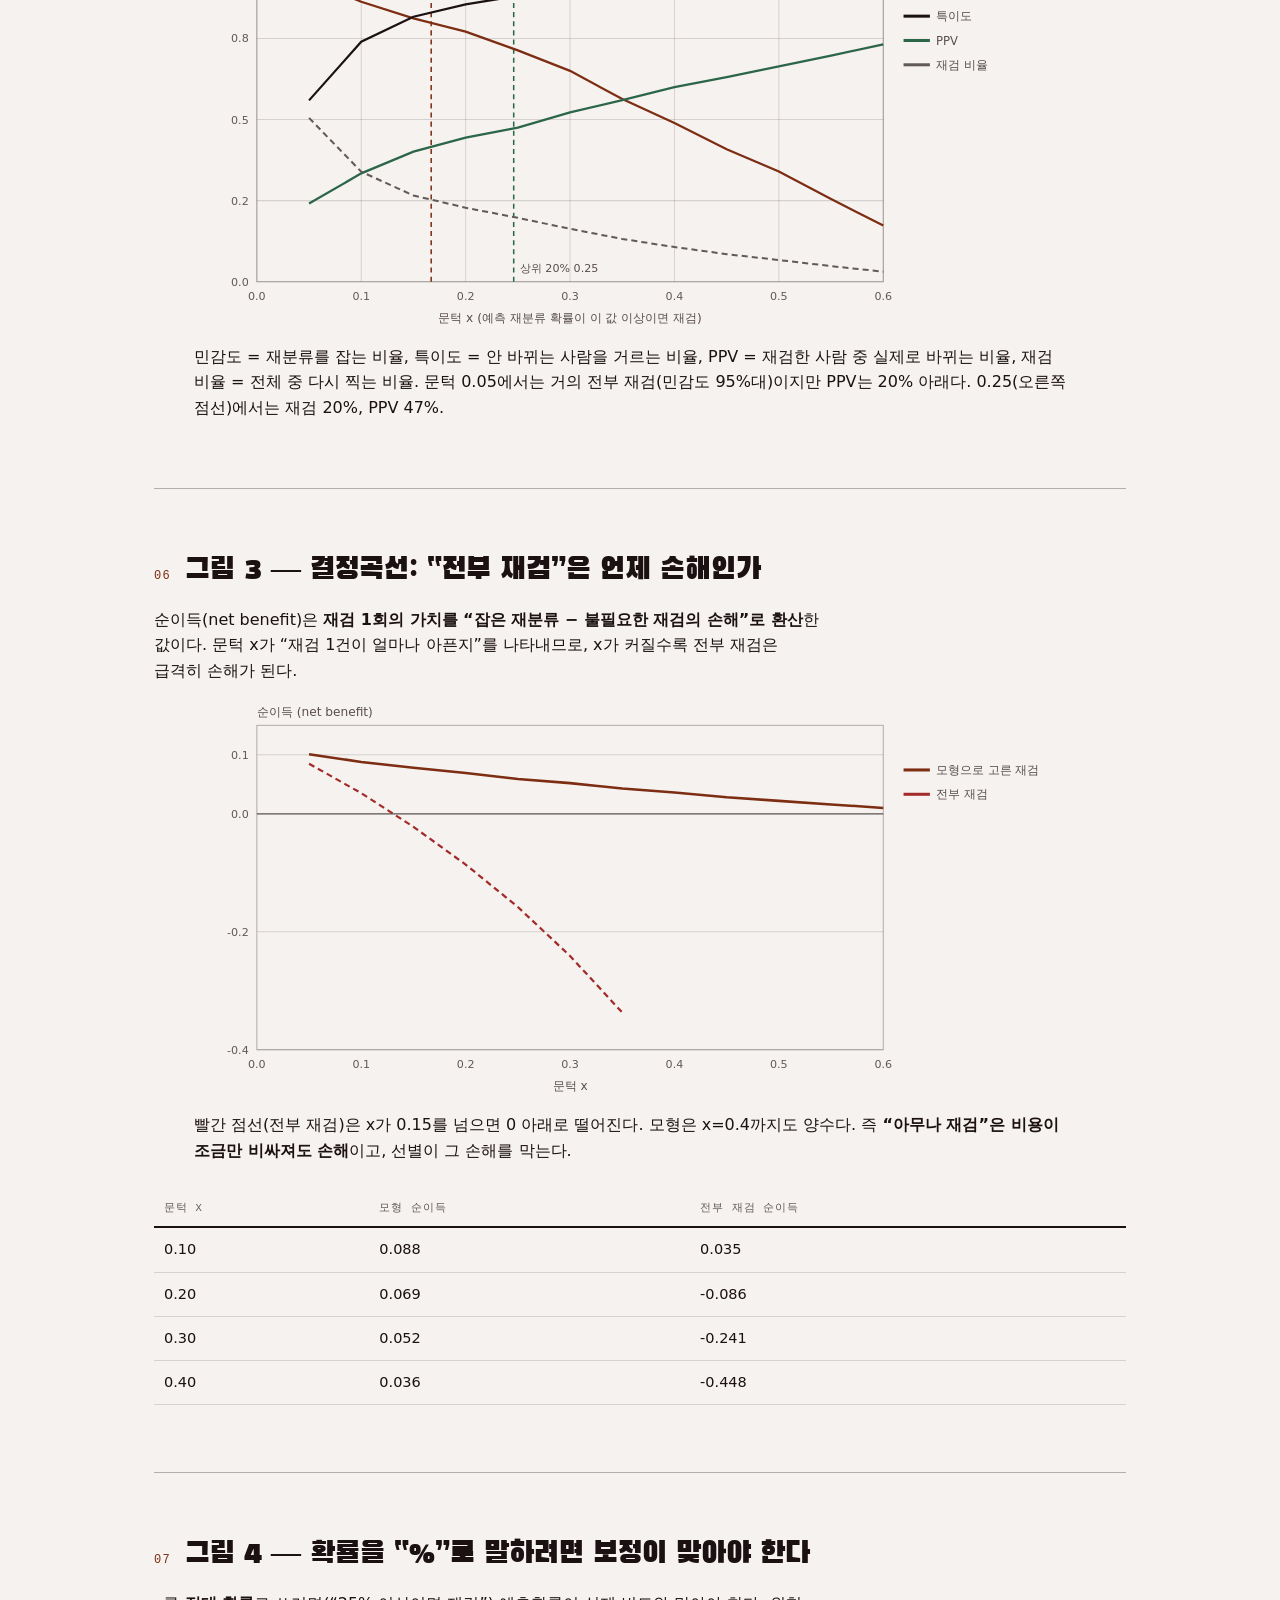
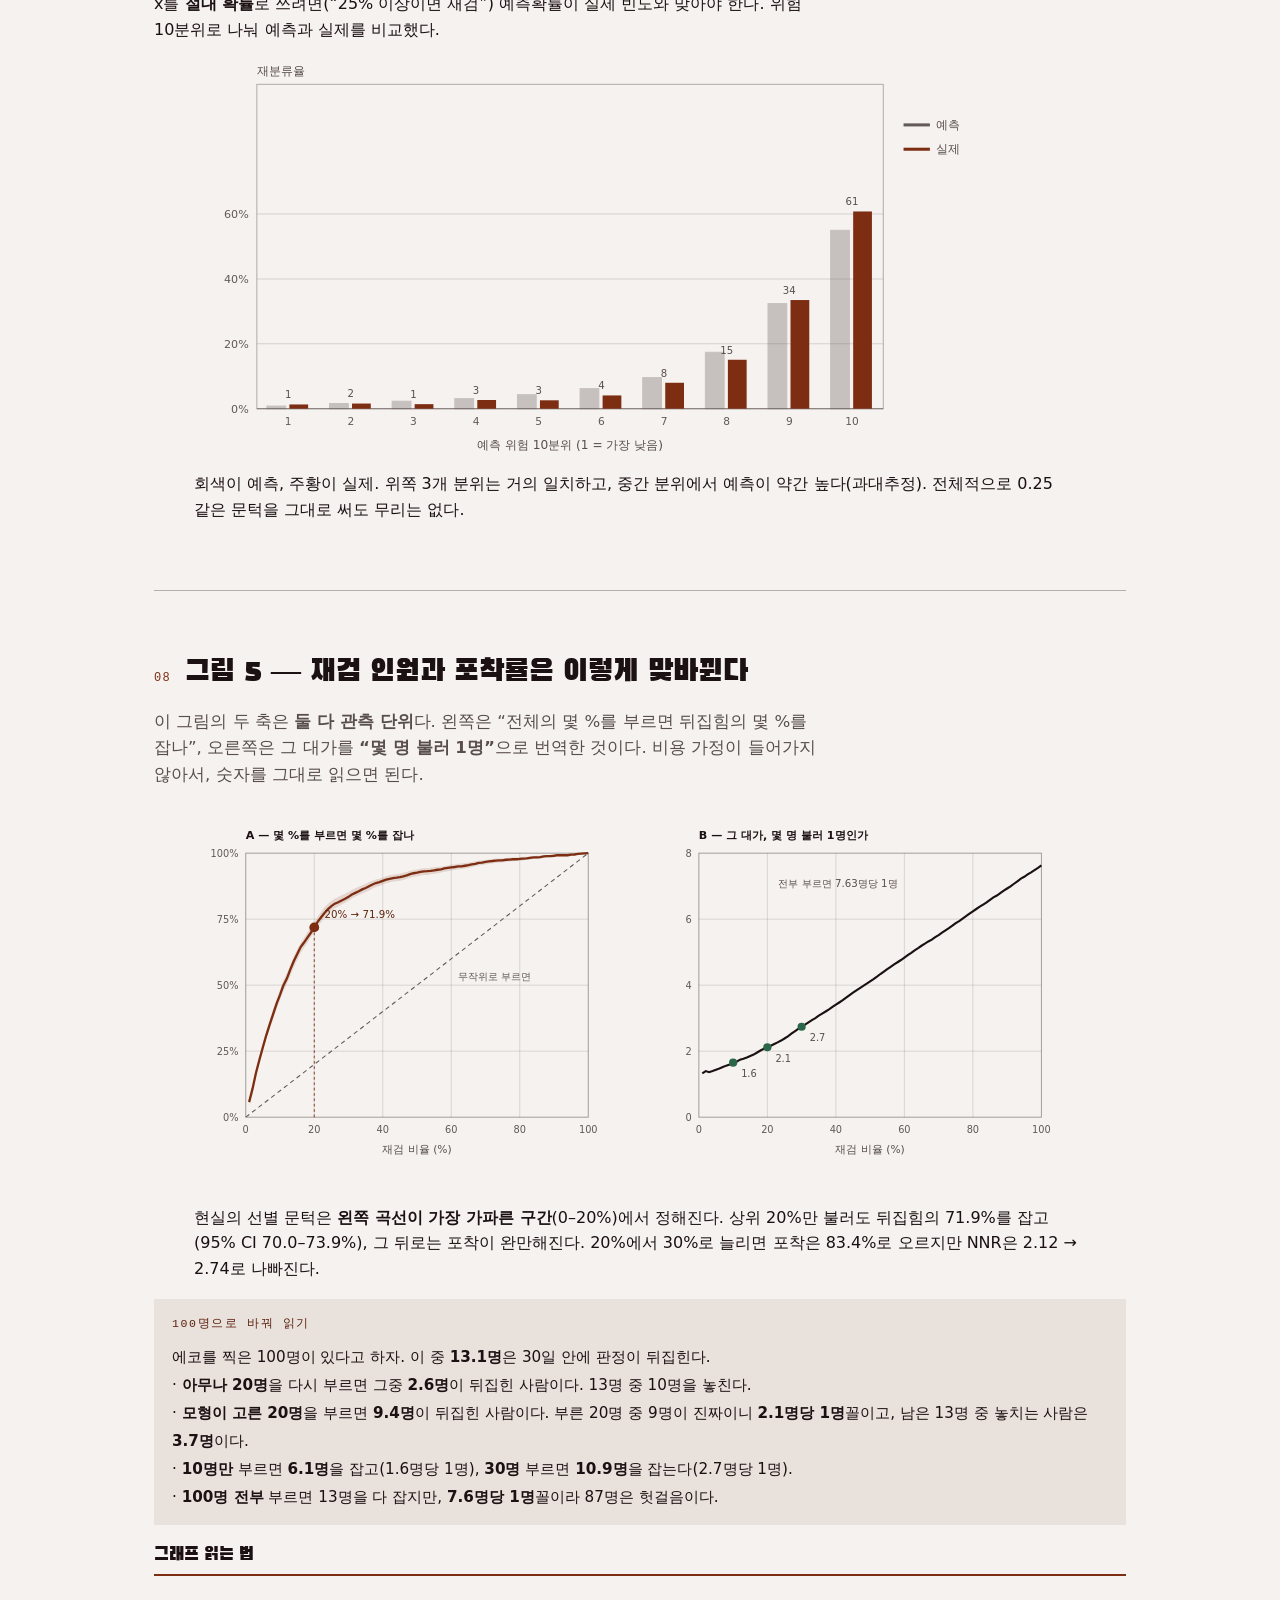
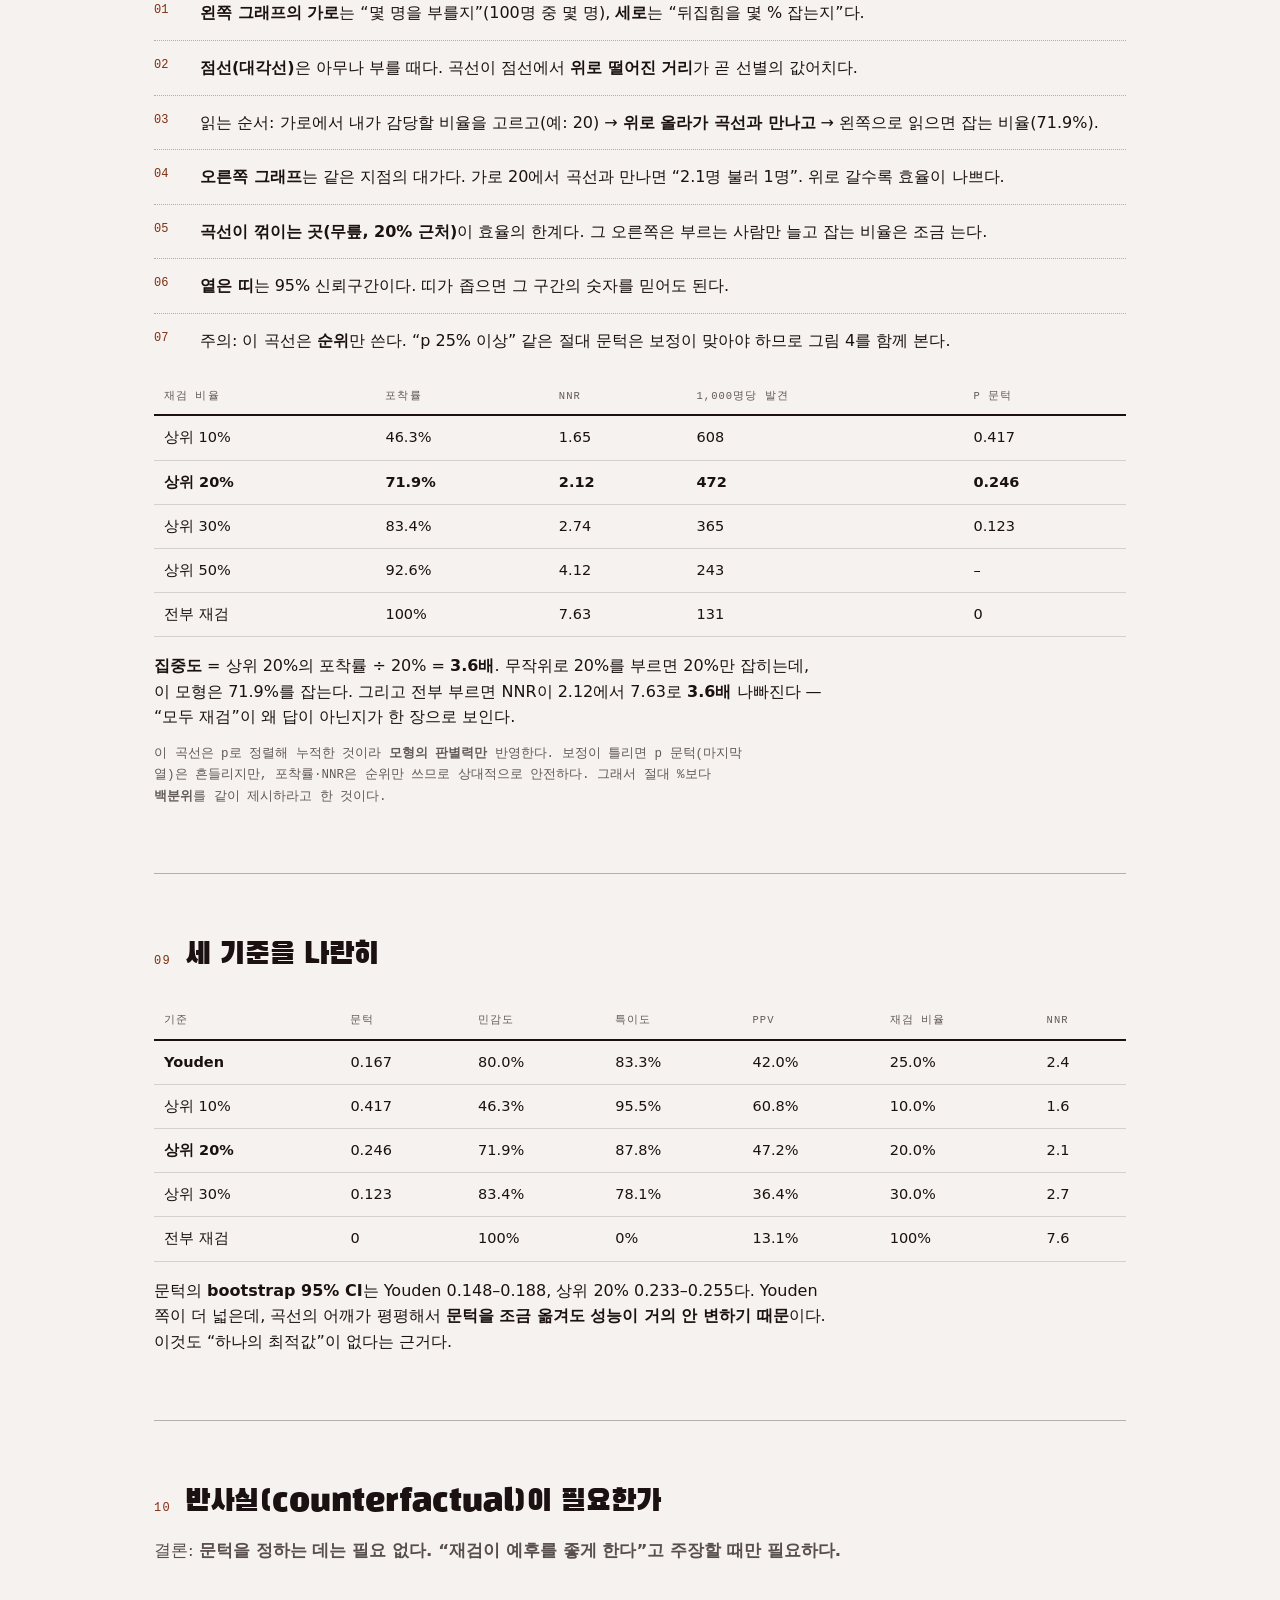
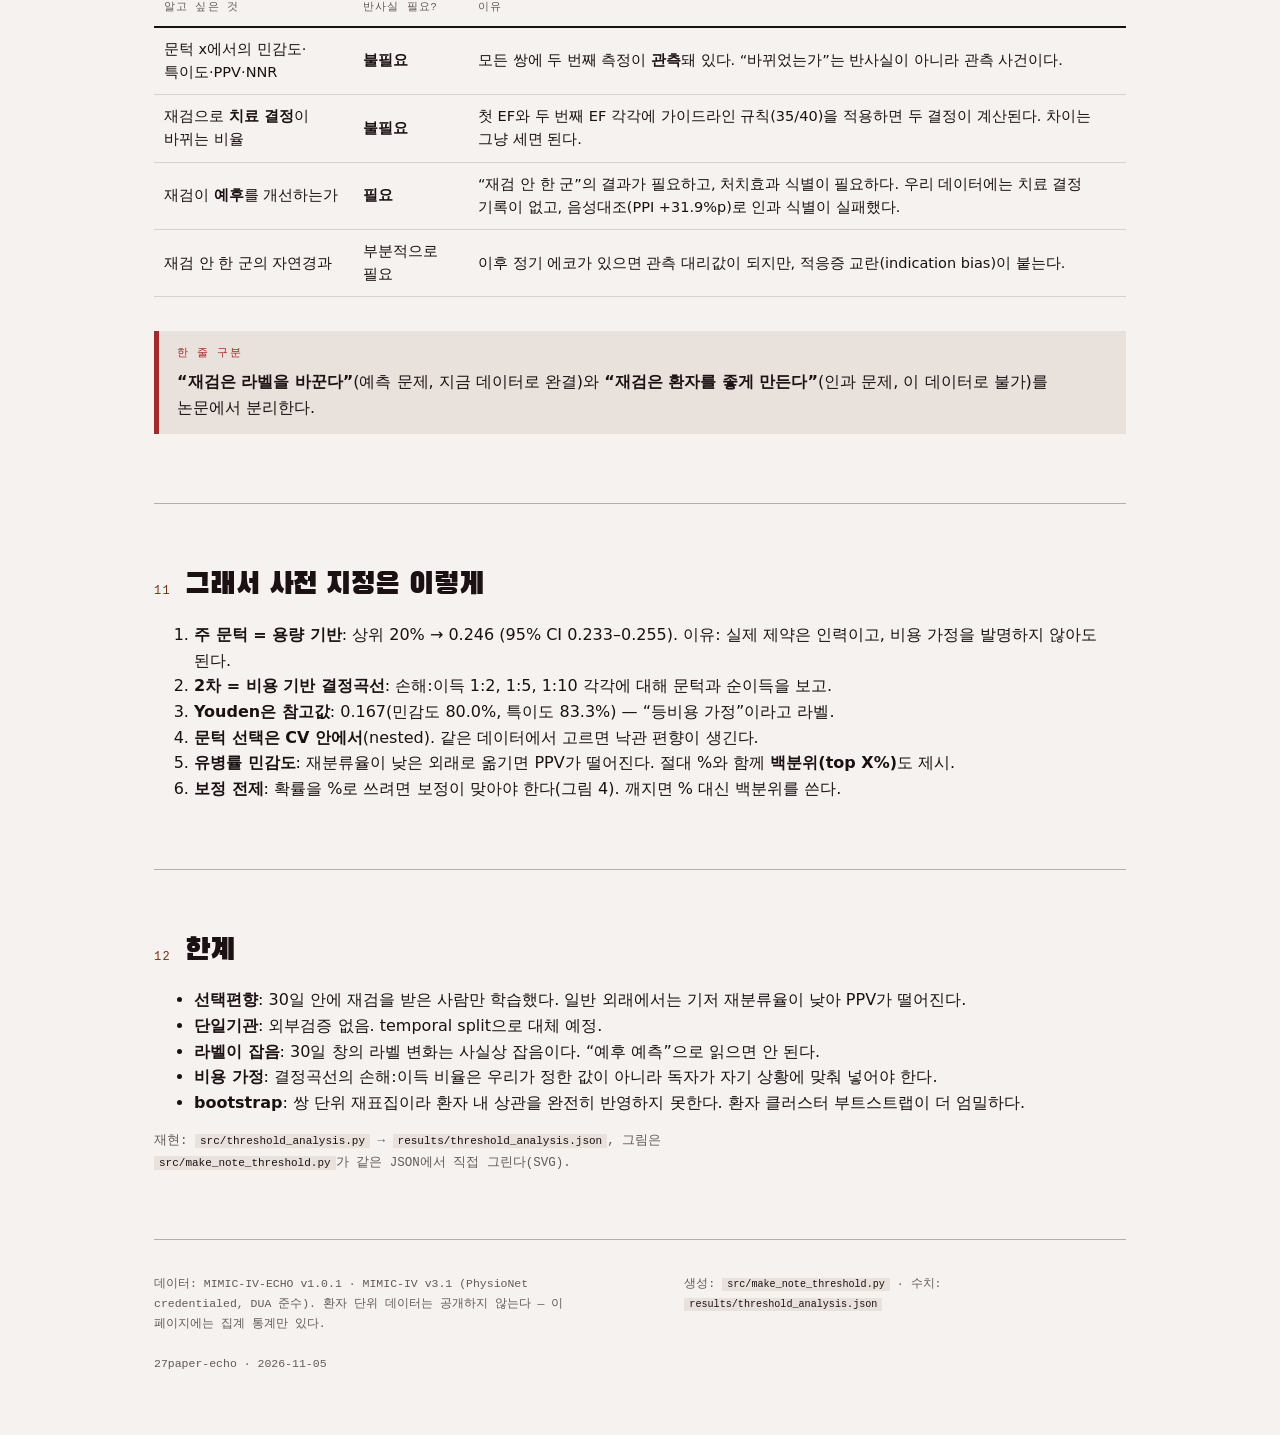
<file: notes/threshold/index.html>
<!DOCTYPE html>
<html lang="ko">
<head>
<meta charset="utf-8">
<meta name="viewport" content="width=device-width, initial-scale=1">
<title>연구 노트 — 재검 문턱을 어떻게 정하나</title>
<meta name="description" content="Youden·용량·비용 기준으로 재검 문턱을 비교하고, 반사실이 필요한 지점을 정리한 연구 노트. 파일럿 수치와 그림 포함.">
<meta property="og:type" content="article">
<meta property="og:title" content="연구 노트 — 재검 문턱을 어떻게 정하나">
<meta property="og:description" content="Youden·용량·비용 기준으로 재검 문턱을 비교하고, 반사실이 필요한 지점을 정리한 연구 노트. 파일럿 수치와 그림 포함.">
<meta property="og:locale" content="ko_KR">
<meta property="og:url" content="https://kimhs950627.github.io/27paper-echo-hfmref/notes/threshold/">
<meta property="og:image" content="https://kimhs950627.github.io/27paper-echo-hfmref/assets/og.png">
<meta property="og:image:width" content="1200">
<meta property="og:image:height" content="630">
<meta name="twitter:card" content="summary_large_image">
<meta name="twitter:image" content="https://kimhs950627.github.io/27paper-echo-hfmref/assets/og.png">
<meta name="theme-color" content="#1B1113">
<link rel="canonical" href="https://kimhs950627.github.io/27paper-echo-hfmref/notes/threshold/">
<link rel="icon" href="data:image/svg+xml,%3Csvg xmlns='http://www.w3.org/2000/svg' viewBox='0 0 32 32'%3E%3Crect width='32' height='32' fill='%231B1113'/%3E%3Cpath d='M6 16 H13 M13 16 L22 8 M13 16 H22 M13 16 L22 24' stroke='%23F6F2EF' stroke-width='2.2' fill='none'/%3E%3C/svg%3E">
<link rel="preconnect" href="https://fonts.googleapis.com">
<link rel="preconnect" href="https://fonts.gstatic.com" crossorigin>
<link href="https://fonts.googleapis.com/css2?family=Black+Han+Sans&family=Pretendard:wght@400;500;700&family=IBM+Plex+Mono:wght@400;500&display=swap" rel="stylesheet">
<link rel="stylesheet" href="../../styles/tokens.css">
<link rel="stylesheet" href="../../styles/site.css">
</head>
<body>
<nav class="pagetabs" aria-label="페이지 전환">
  <div class="wrap">
    <a class="pt" href="../.././">연구 계획</a>
    <a class="pt" href="../../review/">데이터 리뷰</a>
    <a class="pt" href="../../methods/">방법론 리포트</a>
    <a class="pt active" href="../../notes/threshold/" aria-current="page">연구 노트</a>
  </div>
</nav>

<header class="masthead">
  <div class="wrap">
    <p class="kicker">연구 노트 · 재검 문턱 · 2026-11-05</p>
    <h1>재검 문턱,<br><em>몇 %부터 다시 찍을까</em></h1>
    <p class="sub">“예측 확률이 x% 이상이면 다시 재라”에서 <b>x를 무엇으로 정할 것인가</b>.
    결론부터: 문턱은 하나가 아니라 셋이고(Youden·용량·비용), 우리 파일럿에서는 <b>0.17 / 0.25</b>가 나온다.
    그리고 <b>문턱을 정하는 데는 반사실(counterfactual)이 필요 없고</b>, “재검이 예후를 좋게 한다”고 말할 때만 필요하다.</p>
    <div class="statband">
      <div><div class="v">0.167</div><div class="l">Youden 문턱<br>민감도 80.0% · 특이도 83.3%</div></div>
      <div><div class="v p">0.246</div><div class="l">용량 기준(상위 20%)<br>PPV 47.2%</div></div>
      <div><div class="v r">0.877</div><div class="l">AUC (약물·ICD 종점)<br>범주 종점 0.824</div></div>
      <div><div class="v">×2.1</div><div class="l">재검 필요수(NNR)<br>전부 재검은 7.6</div></div>
    </div>
  </div>
</header>

<main class="wrap">

<section id="why">
  <h2><span class="n">01</span>왜 “적당히 정하면” 안 되나</h2>
  <p class="lead">문턱을 낮추면 재검을 많이 해서 놓치는 사람이 줄지만, 불필요한 재검이 늘어난다.
  높이면 반대다. 문제는 <b>“놓침”과 “불필요”의 단위가 다르다</b>는 것 — 그래서 “무엇을 최소화하는가”를 먼저 정해야 한다.</p>
  <div class="tbl-wrap">
    <table>
      <thead><tr><th>기준</th><th>무엇을 최소화하나</th><th>숨은 가정</th><th class="n">우리 데이터 문턱</th></tr></thead>
      <tbody>
        <tr><td><b>Youden</b></td><td>놓침 + 불필요를 <b>같은 무게</b>로</td><td>두 오류의 비용이 같다</td><td class="n">0.167</td></tr>
        <tr><td><b>용량(capacity)</b></td><td>정해진 재검 인력 안에서 최대 포착</td><td>“전체의 20%까지 재검 가능”이라는 운영 제약</td><td class="n">0.246</td></tr>
        <tr><td><b>비용(결정곡선)</b></td><td>손해 대비 이득</td><td>손해:이득 비율을 사람이 정함</td><td class="n">0.15–0.25</td></tr>
      </tbody>
    </table>
  </div>
  <p>세 줄이 서로 다른 숫자를 준다. 그래서 논문은 <b>“무엇을 최적화했는지”를 반드시 밝혀야</b> 하고,
  우리는 <b>용량 기준을 주 분석</b>으로 두는 걸 권한다 — 실제 제약이 인력이고, 비용 가정을 지어내지 않아도 되기 때문이다.</p>
</section>

<section id="numbers">
  <h2><span class="n">02</span>파일럿 숫자</h2>
  <p>30일 내 재측정 쌍 12,522개(환자 7,923명, 중앙 간격 7.2일).
  종점은 두 가지로 계산했다.</p>
  <div class="tbl-wrap">
    <table>
      <thead><tr><th>종점</th><th class="n">사건률</th><th class="n">AUC</th><th>의미</th></tr></thead>
      <tbody>
        <tr><td><b>약물·ICD 적응 변화</b> (35 또는 40 교차)</td><td class="n">13.1%</td><td class="n">0.877</td><td>ARNI/MRA·ICD 적응이 실제로 바뀌는가</td></tr>
        <tr><td>범주 변화 (40 또는 50 교차)</td><td class="n">17.2%</td><td class="n">0.824</td><td>HFrEF/HFmrEF/HFpEF 라벨이 바뀌는가</td></tr>
      </tbody>
    </table>
  </div>
  <p class="note">약물·ICD 종점의 AUC가 더 높다(0.877 vs 0.824).
  50 경계 교차는 대부분 잡음이라 라벨에 섞이면 성능이 희석되기 때문이다. 그래서 <b>주 종점을 약물·ICD로 두는 것을 권한다</b>.</p>
</section>

<section id="roc">
  <h2><span class="n">03</span>그림 1 — ROC 위에서 문턱은 “점”이다</h2>
  <p>ROC 곡선은 <b>문턱을 어디로 잡아도</b> 그 순간의 민감도·특이도를 이어 그린 선이다.
  곡선 위의 한 점을 고르는 것이 곧 문턱 x를 고르는 일이다.</p>
  <figure>
    <svg viewBox="0 0 880 400" role="img" aria-label="재분류 예측의 ROC 곡선과 두 문턱">
<rect x="62" y="26" width="618" height="320" fill="none" stroke="var(--color-border-strong)" stroke-width="1"/><line x1="62.0" y1="26" x2="62.0" y2="346" stroke="var(--color-border)" stroke-width="1"/><text x="62.0" y="364" font-size="11" fill="var(--color-text-3)" text-anchor="middle">0.0</text><line x1="185.6" y1="26" x2="185.6" y2="346" stroke="var(--color-border)" stroke-width="1"/><text x="185.6" y="364" font-size="11" fill="var(--color-text-3)" text-anchor="middle">0.2</text><line x1="309.2" y1="26" x2="309.2" y2="346" stroke="var(--color-border)" stroke-width="1"/><text x="309.2" y="364" font-size="11" fill="var(--color-text-3)" text-anchor="middle">0.4</text><line x1="432.8" y1="26" x2="432.8" y2="346" stroke="var(--color-border)" stroke-width="1"/><text x="432.8" y="364" font-size="11" fill="var(--color-text-3)" text-anchor="middle">0.6</text><line x1="556.4" y1="26" x2="556.4" y2="346" stroke="var(--color-border)" stroke-width="1"/><text x="556.4" y="364" font-size="11" fill="var(--color-text-3)" text-anchor="middle">0.8</text><line x1="680.0" y1="26" x2="680.0" y2="346" stroke="var(--color-border)" stroke-width="1"/><text x="680.0" y="364" font-size="11" fill="var(--color-text-3)" text-anchor="middle">1.0</text><line x1="62" y1="346.0" x2="680" y2="346.0" stroke="var(--color-border)" stroke-width="1"/><text x="54" y="350.0" font-size="11" fill="var(--color-text-3)" text-anchor="end">0.0</text><line x1="62" y1="266.0" x2="680" y2="266.0" stroke="var(--color-border)" stroke-width="1"/><text x="54" y="270.0" font-size="11" fill="var(--color-text-3)" text-anchor="end">0.2</text><line x1="62" y1="186.0" x2="680" y2="186.0" stroke="var(--color-border)" stroke-width="1"/><text x="54" y="190.0" font-size="11" fill="var(--color-text-3)" text-anchor="end">0.5</text><line x1="62" y1="106.0" x2="680" y2="106.0" stroke="var(--color-border)" stroke-width="1"/><text x="54" y="110.0" font-size="11" fill="var(--color-text-3)" text-anchor="end">0.8</text><line x1="62" y1="26.0" x2="680" y2="26.0" stroke="var(--color-border)" stroke-width="1"/><text x="54" y="30.0" font-size="11" fill="var(--color-text-3)" text-anchor="end">1.0</text><text x="371" y="386" font-size="12" fill="var(--color-text-2)" text-anchor="middle">1 − 특이도</text><text x="62" y="17" font-size="12" fill="var(--color-text-2)">민감도</text>
<line x1="62" y1="346" x2="680" y2="26" stroke="var(--color-text-3)" stroke-width="1" stroke-dasharray="4 4"/>
<polyline points="62.0,346.0 62.4,340.0 63.1,331.6 63.8,327.1 64.5,323.4 65.2,320.1 65.8,315.2 66.2,308.4 66.8,303.1 67.3,296.3 67.8,291.2 68.6,287.3 69.1,281.7 69.7,279.0 70.4,274.7 71.4,269.8 72.2,265.7 72.9,260.2 73.6,255.8 74.1,252.5 75.2,248.2 76.0,243.7 76.8,240.9 77.5,239.2 78.2,236.7 79.0,233.6 79.7,230.6 80.6,227.3 81.7,224.6 82.6,220.5 83.6,218.7 84.2,214.8 85.2,211.5 85.9,208.0 87.5,205.9 88.4,203.0 89.0,199.8 89.9,197.5 90.8,194.2 91.9,190.7 93.0,187.4 94.2,185.0 95.4,182.3 97.1,179.6 98.7,177.4 99.6,173.5 100.7,171.2 101.8,168.7 103.1,165.9 103.8,163.8 105.2,160.7 105.9,157.9 106.9,156.0 108.1,153.5 109.5,151.3 110.8,149.2 112.1,146.8 113.2,144.7 114.9,142.0 116.2,139.8 117.5,137.9 119.5,136.3 121.3,134.4 122.8,131.8 125.8,129.7 127.3,127.7 128.9,125.8 130.2,123.8 132.4,121.9 133.9,119.3 135.7,117.8 137.1,115.9 139.0,113.7 140.2,111.8 142.2,109.8 144.3,108.0 146.6,104.7 148.3,102.8 150.4,101.0 151.9,99.3 154.5,97.5 157.1,95.0 160.3,93.4 162.4,91.7 165.8,89.7 169.8,88.0 174.2,86.4 179.0,84.7 184.9,83.1 189.9,81.6 193.7,80.0 198.8,78.2 200.9,76.5 206.3,74.9 212.4,73.2 217.5,71.6 222.1,70.0 229.5,68.5 235.9,66.5 238.7,65.0 244.7,63.0 254.3,61.1 263.0,59.5 270.1,58.0 282.5,56.4 297.5,54.8 308.2,53.3 316.2,51.7 325.0,50.2 338.1,48.6 362.2,47.1 382.5,45.3 391.2,43.7 413.0,42.2 433.5,40.6 445.3,38.9 463.8,37.3 477.9,35.8 506.3,34.2 544.5,32.6 567.1,31.1 596.4,29.5 643.4,28.0 667.0,26.4 680.0,26.0" fill="none" stroke="var(--color-accent)" stroke-width="2.5"/>
<circle cx="165.2" cy="90.0" r="6" fill="var(--color-accent)"/>
<text x="175.2" y="80.0" font-size="11.5" fill="var(--color-accent-strong)">Youden 0.167</text>
<circle cx="137.4" cy="115.9" r="6" fill="var(--color-positive)" stroke="#fff" stroke-width="1.5"/>
<text x="147.4" y="133.9" font-size="11.5" fill="var(--color-text-2)">상위 20% 0.246</text>
<line x1="700" y1="70" x2="726" y2="70" stroke="var(--color-accent)" stroke-width="3"/><text x="732" y="74" font-size="11.5" fill="var(--color-text-2)">ROC (AUC 0.877)</text><line x1="700" y1="94" x2="726" y2="94" stroke="var(--color-text-3)" stroke-width="3"/><text x="732" y="98" font-size="11.5" fill="var(--color-text-2)">무작위(AUC 0.5)</text>
</svg>
    <figcaption><b>왼쪽 위에 가까울수록 좋은 모형.</b> 주황 점이 Youden, 초록 점이 “전체의 20%만 재검”했을 때다.
    Youden은 더 많은 사람(25%)을 재검하면서 재분류를 더 잡고, 용량 기준은 더 적게(20%) 재검하면서 PPV가 높다.</figcaption>
  </figure>
</section>

<section id="youden">
  <h2><span class="n">04</span>Youden의 함정</h2>
  <div class="mathbox">
    <span class="lbl">Youden 지수</span>
    J = 민감도 + 특이도 − 1 &nbsp;→&nbsp; J를 최대로 하는 x
    <span class="read">민감도와 특이도를 같은 무게로 더한다. 즉 “놓친 재분류”와 “불필요한 재검”의 비용이 같다고 가정한다.</span>
  </div>
  <p>현실에서는 두 비용이 다르다. 불필요한 재검은 에코 1회(수십 분, 인력)이고,
  놓친 적응 변화는 약을 잘못 시작하거나 ICD 상담을 놓치는 일이다. 이 비용비를 넣으면 최적 문턱은</p>
  <div class="mathbox">
    <span class="lbl">베이즈 결정 문턱</span>
    p* = c<sub>불필요</sub> / (c<sub>불필요</sub> + c<sub>놓침</sub>)
    <span class="read">c가 같으면 p*=0.5, 놓침이 5배 아프면 p*≈0.17 — 우리 Youden 값과 우연히 비슷해진다.</span>
  </div>
  <p>우리 데이터의 Youden 문턱 0.167은 <b>전체의 25.0%를 재검</b>하게 만든다.
  PPV는 42.0%로, 재검 2.4건당 1건이 실제로 바뀐다. 나쁘지 않지만 인력 계획상 25%는 부담이다.</p>
</section>

<section id="sweep">
  <h2><span class="n">05</span>그림 2 — 문턱을 움직이면 네 곡선이 같이 움직인다</h2>
  <p>문턱을 올리면 민감도는 떨어지고 특이도·PPV는 오른다. 재검 비율은 그대로 내려간다.
  <b>“몇 %부터”를 정한다는 것은 이 네 곡선 위의 한 세로선을 고르는 일</b>이다.</p>
  <figure>
    <svg viewBox="0 0 880 400" role="img" aria-label="문턱에 따른 민감도·특이도·PPV·재검비율">
<rect x="62" y="26" width="618" height="320" fill="none" stroke="var(--color-border-strong)" stroke-width="1"/><line x1="62.0" y1="26" x2="62.0" y2="346" stroke="var(--color-border)" stroke-width="1"/><text x="62.0" y="364" font-size="11" fill="var(--color-text-3)" text-anchor="middle">0.0</text><line x1="165.0" y1="26" x2="165.0" y2="346" stroke="var(--color-border)" stroke-width="1"/><text x="165.0" y="364" font-size="11" fill="var(--color-text-3)" text-anchor="middle">0.1</text><line x1="268.0" y1="26" x2="268.0" y2="346" stroke="var(--color-border)" stroke-width="1"/><text x="268.0" y="364" font-size="11" fill="var(--color-text-3)" text-anchor="middle">0.2</text><line x1="371.0" y1="26" x2="371.0" y2="346" stroke="var(--color-border)" stroke-width="1"/><text x="371.0" y="364" font-size="11" fill="var(--color-text-3)" text-anchor="middle">0.3</text><line x1="474.0" y1="26" x2="474.0" y2="346" stroke="var(--color-border)" stroke-width="1"/><text x="474.0" y="364" font-size="11" fill="var(--color-text-3)" text-anchor="middle">0.4</text><line x1="577.0" y1="26" x2="577.0" y2="346" stroke="var(--color-border)" stroke-width="1"/><text x="577.0" y="364" font-size="11" fill="var(--color-text-3)" text-anchor="middle">0.5</text><line x1="680.0" y1="26" x2="680.0" y2="346" stroke="var(--color-border)" stroke-width="1"/><text x="680.0" y="364" font-size="11" fill="var(--color-text-3)" text-anchor="middle">0.6</text><line x1="62" y1="346.0" x2="680" y2="346.0" stroke="var(--color-border)" stroke-width="1"/><text x="54" y="350.0" font-size="11" fill="var(--color-text-3)" text-anchor="end">0.0</text><line x1="62" y1="266.0" x2="680" y2="266.0" stroke="var(--color-border)" stroke-width="1"/><text x="54" y="270.0" font-size="11" fill="var(--color-text-3)" text-anchor="end">0.2</text><line x1="62" y1="186.0" x2="680" y2="186.0" stroke="var(--color-border)" stroke-width="1"/><text x="54" y="190.0" font-size="11" fill="var(--color-text-3)" text-anchor="end">0.5</text><line x1="62" y1="106.0" x2="680" y2="106.0" stroke="var(--color-border)" stroke-width="1"/><text x="54" y="110.0" font-size="11" fill="var(--color-text-3)" text-anchor="end">0.8</text><line x1="62" y1="26.0" x2="680" y2="26.0" stroke="var(--color-border)" stroke-width="1"/><text x="54" y="30.0" font-size="11" fill="var(--color-text-3)" text-anchor="end">1.0</text><text x="371" y="386" font-size="12" fill="var(--color-text-2)" text-anchor="middle">문턱 x (예측 재분류 확률이 이 값 이상이면 재검)</text><text x="62" y="17" font-size="12" fill="var(--color-text-2)">비율</text>
<line x1="234.0" y1="26" x2="234.0" y2="346" stroke="var(--color-accent)" stroke-width="1.5" stroke-dasharray="5 4"/>
<text x="228.0" y="42" font-size="11" fill="var(--color-accent-strong)" text-anchor="end">Youden 0.17</text>
<line x1="315.4" y1="26" x2="315.4" y2="346" stroke="var(--color-positive)" stroke-width="1.5" stroke-dasharray="5 4"/>
<text x="321.4" y="336" font-size="11" fill="var(--color-text-2)">상위 20% 0.25</text>
<polyline points="113.5,49.0 165.0,69.8 216.5,86.2 268.0,99.3 319.5,117.8 371.0,138.0 422.5,165.8 474.0,189.5 525.5,215.4 577.0,237.2 628.5,264.4 680.0,290.6" fill="none" stroke="var(--color-accent)" stroke-width="2.2"/>
<polyline points="113.5,167.1 165.0,109.2 216.5,84.6 268.0,72.4 319.5,64.1 371.0,54.8 422.5,47.4 474.0,41.7 525.5,37.5 577.0,34.3 628.5,31.4 680.0,29.2" fill="none" stroke="var(--color-text-1)" stroke-width="2.2"/>
<polyline points="113.5,268.9 165.0,239.1 216.5,217.7 268.0,203.9 319.5,194.0 371.0,179.0 422.5,166.8 474.0,154.0 525.5,144.1 577.0,133.5 628.5,123.0 680.0,111.8" fill="none" stroke="var(--color-positive)" stroke-width="2.2"/>
<polyline points="113.5,184.4 165.0,237.5 216.5,260.9 268.0,273.0 319.5,283.0 371.0,293.8 422.5,303.8 474.0,311.8 525.5,318.8 577.0,324.6 628.5,330.6 680.0,336.1" fill="none" stroke="var(--color-text-3)" stroke-width="2" stroke-dasharray="6 4"/>
<line x1="700" y1="60" x2="726" y2="60" stroke="var(--color-accent)" stroke-width="3"/><text x="732" y="64" font-size="11.5" fill="var(--color-text-2)">민감도</text><line x1="700" y1="84" x2="726" y2="84" stroke="var(--color-text-1)" stroke-width="3"/><text x="732" y="88" font-size="11.5" fill="var(--color-text-2)">특이도</text><line x1="700" y1="108" x2="726" y2="108" stroke="var(--color-positive)" stroke-width="3"/><text x="732" y="112" font-size="11.5" fill="var(--color-text-2)">PPV</text><line x1="700" y1="132" x2="726" y2="132" stroke="var(--color-text-3)" stroke-width="3"/><text x="732" y="136" font-size="11.5" fill="var(--color-text-2)">재검 비율</text>
</svg>
    <figcaption>민감도 = 재분류를 잡는 비율, 특이도 = 안 바뀌는 사람을 거르는 비율, PPV = 재검한 사람 중 실제로 바뀌는 비율,
    재검 비율 = 전체 중 다시 찍는 비율. 문턱 0.05에서는 거의 전부 재검(민감도 95%대)이지만 PPV는 20% 아래다.
    0.25(오른쪽 점선)에서는 재검 20%, PPV 47%.</figcaption>
  </figure>
</section>

<section id="nb">
  <h2><span class="n">06</span>그림 3 — 결정곡선: “전부 재검”은 언제 손해인가</h2>
  <p>순이득(net benefit)은 <b>재검 1회의 가치를 “잡은 재분류 − 불필요한 재검의 손해”로 환산</b>한 값이다.
  문턱 x가 “재검 1건이 얼마나 아픈지”를 나타내므로, x가 커질수록 전부 재검은 급격히 손해가 된다.</p>
  <figure>
    <svg viewBox="0 0 880 400" role="img" aria-label="결정곡선"><rect x="62" y="26" width="618" height="320" fill="none" stroke="var(--color-border-strong)"/><line x1="62" y1="346.0" x2="680" y2="346.0" stroke="var(--color-border)"/><text x="54" y="350.0" font-size="11" fill="var(--color-text-3)" text-anchor="end">-0.4</text><line x1="62" y1="229.6" x2="680" y2="229.6" stroke="var(--color-border)"/><text x="54" y="233.6" font-size="11" fill="var(--color-text-3)" text-anchor="end">-0.2</text><line x1="62" y1="113.3" x2="680" y2="113.3" stroke="var(--color-border)"/><text x="54" y="117.3" font-size="11" fill="var(--color-text-3)" text-anchor="end">0.0</text><line x1="62" y1="55.1" x2="680" y2="55.1" stroke="var(--color-border)"/><text x="54" y="59.1" font-size="11" fill="var(--color-text-3)" text-anchor="end">0.1</text><text x="62.0" y="364" font-size="11" fill="var(--color-text-3)" text-anchor="middle">0.0</text><text x="165.0" y="364" font-size="11" fill="var(--color-text-3)" text-anchor="middle">0.1</text><text x="268.0" y="364" font-size="11" fill="var(--color-text-3)" text-anchor="middle">0.2</text><text x="371.0" y="364" font-size="11" fill="var(--color-text-3)" text-anchor="middle">0.3</text><text x="474.0" y="364" font-size="11" fill="var(--color-text-3)" text-anchor="middle">0.4</text><text x="577.0" y="364" font-size="11" fill="var(--color-text-3)" text-anchor="middle">0.5</text><text x="680.0" y="364" font-size="11" fill="var(--color-text-3)" text-anchor="middle">0.6</text><line x1="62" y1="113.3" x2="680" y2="113.3" stroke="var(--color-text-3)" stroke-width="1.2"/><polyline points="113.5,54.5 165.0,62.1 216.5,67.9 268.0,73.1 319.5,78.9 371.0,83.0 422.5,88.3 474.0,92.3 525.5,97.0 577.0,100.5 628.5,104.0 680.0,107.5" fill="none" stroke="var(--color-accent)" stroke-width="2.5"/><polyline points="113.5,63.8 165.0,92.9 216.5,126.1 268.0,163.3 319.5,205.2 371.0,253.5 422.5,309.3" fill="none" stroke="var(--color-negative)" stroke-width="2.2" stroke-dasharray="6 4"/><text x="371" y="386" font-size="12" fill="var(--color-text-2)" text-anchor="middle">문턱 x</text><text x="62" y="17" font-size="12" fill="var(--color-text-2)">순이득 (net benefit)</text><line x1="700" y1="70" x2="726" y2="70" stroke="var(--color-accent)" stroke-width="3"/><text x="732" y="74" font-size="11.5" fill="var(--color-text-2)">모형으로 고른 재검</text><line x1="700" y1="94" x2="726" y2="94" stroke="var(--color-negative)" stroke-width="3"/><text x="732" y="98" font-size="11.5" fill="var(--color-text-2)">전부 재검</text></svg>
    <figcaption>빨간 점선(전부 재검)은 x가 0.15를 넘으면 0 아래로 떨어진다. 모형은 x=0.4까지도 양수다.
    즉 <b>“아무나 재검”은 비용이 조금만 비싸져도 손해</b>이고, 선별이 그 손해를 막는다.</figcaption>
  </figure>
  <div class="tbl-wrap">
    <table>
      <thead><tr><th class="n">문턱 x</th><th class="n">모형 순이득</th><th class="n">전부 재검 순이득</th></tr></thead>
      <tbody>
        <tr><td class="n">0.10</td><td class="n">0.088</td><td class="n">0.035</td></tr>
        <tr><td class="n">0.20</td><td class="n">0.069</td><td class="n">-0.086</td></tr>
        <tr><td class="n">0.30</td><td class="n">0.052</td><td class="n">-0.241</td></tr>
        <tr><td class="n">0.40</td><td class="n">0.036</td><td class="n">-0.448</td></tr>
      </tbody>
    </table>
  </div>
</section>

<section id="calib">
  <h2><span class="n">07</span>그림 4 — 확률을 “%”로 말하려면 보정이 맞아야 한다</h2>
  <p>x를 <b>절대 확률</b>로 쓰려면(“25% 이상이면 재검”) 예측확률이 실제 빈도와 맞아야 한다.
  위험 10분위로 나눠 예측과 실제를 비교했다.</p>
  <figure>
    <svg viewBox="0 0 880 400" role="img" aria-label="보정 10분위"><rect x="62" y="26" width="618" height="320" fill="none" stroke="var(--color-border-strong)"/><line x1="62" y1="346" x2="680" y2="346" stroke="var(--color-border-strong)"/><line x1="62" y1="346.0" x2="680" y2="346.0" stroke="var(--color-border)"/><text x="54" y="350.0" font-size="11" fill="var(--color-text-3)" text-anchor="end">0%</text><line x1="62" y1="282.0" x2="680" y2="282.0" stroke="var(--color-border)"/><text x="54" y="286.0" font-size="11" fill="var(--color-text-3)" text-anchor="end">20%</text><line x1="62" y1="218.0" x2="680" y2="218.0" stroke="var(--color-border)"/><text x="54" y="222.0" font-size="11" fill="var(--color-text-3)" text-anchor="end">40%</text><line x1="62" y1="154.0" x2="680" y2="154.0" stroke="var(--color-border)"/><text x="54" y="158.0" font-size="11" fill="var(--color-text-3)" text-anchor="end">60%</text><rect x="71.9" y="343.4" width="18.5" height="2.6" fill="var(--color-text-3)" opacity="0.32" stroke="var(--color-text-3)" stroke-width="1"/><rect x="94.1" y="341.8" width="18.5" height="4.2" fill="var(--color-accent)"/><text x="92.9" y="362" font-size="10.5" fill="var(--color-text-3)" text-anchor="middle">1</text><text x="92.9" y="335.8" font-size="10" fill="var(--color-text-2)" text-anchor="middle">1</text><rect x="133.7" y="340.9" width="18.5" height="5.1" fill="var(--color-text-3)" opacity="0.32" stroke="var(--color-text-3)" stroke-width="1"/><rect x="155.9" y="340.9" width="18.5" height="5.1" fill="var(--color-accent)"/><text x="154.7" y="362" font-size="10.5" fill="var(--color-text-3)" text-anchor="middle">2</text><text x="154.7" y="334.9" font-size="10" fill="var(--color-text-2)" text-anchor="middle">2</text><rect x="195.5" y="338.6" width="18.5" height="7.4" fill="var(--color-text-3)" opacity="0.32" stroke="var(--color-text-3)" stroke-width="1"/><rect x="217.7" y="341.5" width="18.5" height="4.5" fill="var(--color-accent)"/><text x="216.5" y="362" font-size="10.5" fill="var(--color-text-3)" text-anchor="middle">3</text><text x="216.5" y="335.5" font-size="10" fill="var(--color-text-2)" text-anchor="middle">1</text><rect x="257.3" y="336.1" width="18.5" height="9.9" fill="var(--color-text-3)" opacity="0.32" stroke="var(--color-text-3)" stroke-width="1"/><rect x="279.5" y="337.4" width="18.5" height="8.6" fill="var(--color-accent)"/><text x="278.3" y="362" font-size="10.5" fill="var(--color-text-3)" text-anchor="middle">4</text><text x="278.3" y="331.4" font-size="10" fill="var(--color-text-2)" text-anchor="middle">3</text><rect x="319.1" y="332.2" width="18.5" height="13.8" fill="var(--color-text-3)" opacity="0.32" stroke="var(--color-text-3)" stroke-width="1"/><rect x="341.3" y="337.7" width="18.5" height="8.3" fill="var(--color-accent)"/><text x="340.1" y="362" font-size="10.5" fill="var(--color-text-3)" text-anchor="middle">5</text><text x="340.1" y="331.7" font-size="10" fill="var(--color-text-2)" text-anchor="middle">3</text><rect x="380.9" y="326.2" width="18.5" height="19.8" fill="var(--color-text-3)" opacity="0.32" stroke="var(--color-text-3)" stroke-width="1"/><rect x="403.1" y="332.9" width="18.5" height="13.1" fill="var(--color-accent)"/><text x="401.9" y="362" font-size="10.5" fill="var(--color-text-3)" text-anchor="middle">6</text><text x="401.9" y="326.9" font-size="10" fill="var(--color-text-2)" text-anchor="middle">4</text><rect x="442.7" y="315.3" width="18.5" height="30.7" fill="var(--color-text-3)" opacity="0.32" stroke="var(--color-text-3)" stroke-width="1"/><rect x="464.9" y="320.4" width="18.5" height="25.6" fill="var(--color-accent)"/><text x="463.7" y="362" font-size="10.5" fill="var(--color-text-3)" text-anchor="middle">7</text><text x="463.7" y="314.4" font-size="10" fill="var(--color-text-2)" text-anchor="middle">8</text><rect x="504.5" y="290.3" width="18.5" height="55.7" fill="var(--color-text-3)" opacity="0.32" stroke="var(--color-text-3)" stroke-width="1"/><rect x="526.7" y="297.7" width="18.5" height="48.3" fill="var(--color-accent)"/><text x="525.5" y="362" font-size="10.5" fill="var(--color-text-3)" text-anchor="middle">8</text><text x="525.5" y="291.7" font-size="10" fill="var(--color-text-2)" text-anchor="middle">15</text><rect x="566.3" y="242.3" width="18.5" height="103.7" fill="var(--color-text-3)" opacity="0.32" stroke="var(--color-text-3)" stroke-width="1"/><rect x="588.5" y="238.8" width="18.5" height="107.2" fill="var(--color-accent)"/><text x="587.3" y="362" font-size="10.5" fill="var(--color-text-3)" text-anchor="middle">9</text><text x="587.3" y="232.8" font-size="10" fill="var(--color-text-2)" text-anchor="middle">34</text><rect x="628.1" y="170.0" width="18.5" height="176.0" fill="var(--color-text-3)" opacity="0.32" stroke="var(--color-text-3)" stroke-width="1"/><rect x="650.3" y="151.4" width="18.5" height="194.6" fill="var(--color-accent)"/><text x="649.1" y="362" font-size="10.5" fill="var(--color-text-3)" text-anchor="middle">10</text><text x="649.1" y="145.4" font-size="10" fill="var(--color-text-2)" text-anchor="middle">61</text><text x="371" y="386" font-size="12" fill="var(--color-text-2)" text-anchor="middle">예측 위험 10분위 (1 = 가장 낮음)</text><text x="62" y="17" font-size="12" fill="var(--color-text-2)">재분류율</text><line x1="700" y1="66" x2="726" y2="66" stroke="var(--color-text-3)" stroke-width="3"/><text x="732" y="70" font-size="11.5" fill="var(--color-text-2)">예측</text><line x1="700" y1="90" x2="726" y2="90" stroke="var(--color-accent)" stroke-width="3"/><text x="732" y="94" font-size="11.5" fill="var(--color-text-2)">실제</text></svg>
    <figcaption>회색이 예측, 주황이 실제. 위쪽 3개 분위는 거의 일치하고, 중간 분위에서 예측이 약간 높다(과대추정).
    전체적으로 0.25 같은 문턱을 그대로 써도 무리는 없다.</figcaption>
  </figure>
</section>

<section id="capture">
  <h2><span class="n">08</span>그림 5 — 재검 인원과 포착률은 이렇게 맞바뀐다</h2>
  <p class="lead">이 그림의 두 축은 <b>둘 다 관측 단위</b>다. 왼쪽은 “전체의 몇 %를 부르면 뒤집힘의 몇 %를 잡나”,
  오른쪽은 그 대가를 <b>“몇 명 불러 1명”</b>으로 번역한 것이다. 비용 가정이 들어가지 않아서, 숫자를 그대로 읽으면 된다.</p>
  <figure>
    <svg viewBox="0 0 1000 440" role="img" aria-label="재검 비율에 따른 포착률과 재검 필요수"><rect x="58" y="54" width="384" height="296" fill="none" stroke="var(--color-border-strong)"/><text x="58" y="38" font-size="12.5" font-weight="700" fill="var(--color-text-1)">A — 몇 %를 부르면 몇 %를 잡나</text><line x1="58.0" y1="54" x2="58.0" y2="350" stroke="var(--color-border)"/><text x="58.0" y="368" font-size="11" fill="var(--color-text-3)" text-anchor="middle">0</text><line x1="134.8" y1="54" x2="134.8" y2="350" stroke="var(--color-border)"/><text x="134.8" y="368" font-size="11" fill="var(--color-text-3)" text-anchor="middle">20</text><line x1="211.6" y1="54" x2="211.6" y2="350" stroke="var(--color-border)"/><text x="211.6" y="368" font-size="11" fill="var(--color-text-3)" text-anchor="middle">40</text><line x1="288.4" y1="54" x2="288.4" y2="350" stroke="var(--color-border)"/><text x="288.4" y="368" font-size="11" fill="var(--color-text-3)" text-anchor="middle">60</text><line x1="365.2" y1="54" x2="365.2" y2="350" stroke="var(--color-border)"/><text x="365.2" y="368" font-size="11" fill="var(--color-text-3)" text-anchor="middle">80</text><line x1="442.0" y1="54" x2="442.0" y2="350" stroke="var(--color-border)"/><text x="442.0" y="368" font-size="11" fill="var(--color-text-3)" text-anchor="middle">100</text><text x="250" y="390" font-size="12" fill="var(--color-text-2)" text-anchor="middle">재검 비율 (%)</text><rect x="566" y="54" width="384" height="296" fill="none" stroke="var(--color-border-strong)"/><text x="566" y="38" font-size="12.5" font-weight="700" fill="var(--color-text-1)">B — 그 대가, 몇 명 불러 1명인가</text><line x1="566.0" y1="54" x2="566.0" y2="350" stroke="var(--color-border)"/><text x="566.0" y="368" font-size="11" fill="var(--color-text-3)" text-anchor="middle">0</text><line x1="642.8" y1="54" x2="642.8" y2="350" stroke="var(--color-border)"/><text x="642.8" y="368" font-size="11" fill="var(--color-text-3)" text-anchor="middle">20</text><line x1="719.6" y1="54" x2="719.6" y2="350" stroke="var(--color-border)"/><text x="719.6" y="368" font-size="11" fill="var(--color-text-3)" text-anchor="middle">40</text><line x1="796.4" y1="54" x2="796.4" y2="350" stroke="var(--color-border)"/><text x="796.4" y="368" font-size="11" fill="var(--color-text-3)" text-anchor="middle">60</text><line x1="873.2" y1="54" x2="873.2" y2="350" stroke="var(--color-border)"/><text x="873.2" y="368" font-size="11" fill="var(--color-text-3)" text-anchor="middle">80</text><line x1="950.0" y1="54" x2="950.0" y2="350" stroke="var(--color-border)"/><text x="950.0" y="368" font-size="11" fill="var(--color-text-3)" text-anchor="middle">100</text><text x="758" y="390" font-size="12" fill="var(--color-text-2)" text-anchor="middle">재검 비율 (%)</text><line x1="58" y1="350.0" x2="442" y2="350.0" stroke="var(--color-border)"/><text x="50" y="354.0" font-size="11" fill="var(--color-text-3)" text-anchor="end">0%</text><line x1="58" y1="276.0" x2="442" y2="276.0" stroke="var(--color-border)"/><text x="50" y="280.0" font-size="11" fill="var(--color-text-3)" text-anchor="end">25%</text><line x1="58" y1="202.0" x2="442" y2="202.0" stroke="var(--color-border)"/><text x="50" y="206.0" font-size="11" fill="var(--color-text-3)" text-anchor="end">50%</text><line x1="58" y1="128.0" x2="442" y2="128.0" stroke="var(--color-border)"/><text x="50" y="132.0" font-size="11" fill="var(--color-text-3)" text-anchor="end">75%</text><line x1="58" y1="54.0" x2="442" y2="54.0" stroke="var(--color-border)"/><text x="50" y="58.0" font-size="11" fill="var(--color-text-3)" text-anchor="end">100%</text><line x1="566" y1="350.0" x2="950" y2="350.0" stroke="var(--color-border)"/><text x="558" y="354.0" font-size="11" fill="var(--color-text-3)" text-anchor="end">0</text><line x1="566" y1="276.0" x2="950" y2="276.0" stroke="var(--color-border)"/><text x="558" y="280.0" font-size="11" fill="var(--color-text-3)" text-anchor="end">2</text><line x1="566" y1="202.0" x2="950" y2="202.0" stroke="var(--color-border)"/><text x="558" y="206.0" font-size="11" fill="var(--color-text-3)" text-anchor="end">4</text><line x1="566" y1="128.0" x2="950" y2="128.0" stroke="var(--color-border)"/><text x="558" y="132.0" font-size="11" fill="var(--color-text-3)" text-anchor="end">6</text><line x1="566" y1="54.0" x2="950" y2="54.0" stroke="var(--color-border)"/><text x="558" y="58.0" font-size="11" fill="var(--color-text-3)" text-anchor="end">8</text><line x1="58.0" y1="350.0" x2="442.0" y2="54.0" stroke="var(--color-text-3)" stroke-width="1.2" stroke-dasharray="5 4"/><text x="296.1" y="196.1" font-size="11" fill="var(--color-text-3)">무작위로 부르면</text><polygon points="61.8,331.1 65.7,315.2 69.5,297.1 73.4,281.2 77.2,266.3 81.0,252.8 84.9,240.7 88.7,228.8 92.6,217.8 96.4,207.1 100.2,196.6 104.1,188.5 107.9,179.4 111.8,169.6 115.6,162.3 119.4,154.7 123.3,149.0 127.1,142.8 131.0,137.4 134.8,131.2 138.6,125.5 142.5,119.5 146.3,114.6 150.2,110.8 154.0,107.6 157.8,105.1 161.7,103.2 165.5,101.1 169.4,99.4 173.2,97.6 177.0,95.2 180.9,93.2 184.7,91.6 188.6,90.0 192.4,88.3 196.2,86.4 200.1,84.8 203.9,83.6 207.8,82.6 211.6,81.2 215.4,80.0 219.3,78.7 223.1,78.2 227.0,77.5 230.8,77.0 234.6,75.9 238.5,75.0 242.3,73.7 246.2,73.0 250.0,72.3 253.8,71.6 257.7,71.0 261.5,70.8 265.4,70.4 269.2,69.7 273.0,69.5 276.9,69.1 280.7,68.3 284.6,67.7 288.4,66.7 292.2,66.6 296.1,65.8 299.9,65.7 303.8,65.1 307.6,64.7 311.4,63.8 315.3,63.1 319.1,62.6 323.0,62.0 326.8,61.7 330.6,61.0 334.5,60.5 338.3,60.0 342.2,59.9 346.0,59.7 349.8,59.4 353.7,59.0 357.5,58.8 361.4,58.7 365.2,58.3 369.0,58.1 372.9,57.9 376.7,57.5 380.6,57.2 384.4,57.0 388.2,56.8 392.1,56.4 395.9,56.1 399.8,56.0 403.6,55.7 407.4,55.3 411.3,55.2 415.1,55.2 419.0,55.2 422.8,54.7 426.6,54.5 430.5,54.2 434.3,54.0 438.2,54.0 442.0,54.0 442.0,54.0 438.2,54.5 434.3,55.1 430.5,55.7 426.6,56.5 422.8,56.7 419.0,57.4 415.1,57.6 411.3,57.6 407.4,57.8 403.6,58.2 399.8,58.6 395.9,58.9 392.1,59.3 388.2,60.2 384.4,60.4 380.6,60.5 376.7,61.2 372.9,61.6 369.0,62.2 365.2,62.7 361.4,62.9 357.5,63.1 353.7,63.3 349.8,63.7 346.0,64.2 342.2,64.8 338.3,64.9 334.5,65.5 330.6,65.9 326.8,66.8 323.0,67.4 319.1,67.9 315.3,68.7 311.4,69.7 307.6,70.5 303.8,71.2 299.9,71.7 296.1,72.1 292.2,72.9 288.4,73.4 284.6,74.2 280.7,74.8 276.9,75.8 273.0,76.5 269.2,77.2 265.4,77.7 261.5,78.4 257.7,78.4 253.8,79.1 250.0,79.8 246.2,80.3 242.3,81.6 238.5,82.8 234.6,84.0 230.8,84.8 227.0,85.4 223.1,85.8 219.3,86.9 215.4,87.7 211.6,89.2 207.8,90.8 203.9,92.0 200.1,93.7 196.2,95.8 192.4,97.5 188.6,99.2 184.7,101.0 180.9,103.0 177.0,104.7 173.2,107.4 169.4,109.5 165.5,111.5 161.7,113.7 157.8,115.7 154.0,118.6 150.2,122.3 146.3,126.2 142.5,131.4 138.6,136.9 134.8,142.7 131.0,148.3 127.1,154.7 123.3,160.1 119.4,166.2 115.6,174.1 111.8,182.0 107.9,191.6 104.1,200.3 100.2,208.4 96.4,218.5 92.6,228.5 88.7,240.0 84.9,251.0 81.0,262.1 77.2,275.4 73.4,289.3 69.5,303.9 65.7,320.7 61.8,335.1" fill="var(--color-accent)" opacity="0.14"/><polyline points="61.8,333.1 65.7,317.7 69.5,300.2 73.4,285.3 77.2,271.6 81.0,258.2 84.9,246.0 88.7,234.4 92.6,222.7 96.4,212.8 100.2,202.2 104.1,194.6 107.9,184.5 111.8,175.2 115.6,167.4 119.4,159.6 123.3,154.2 127.1,148.6 131.0,143.2 134.8,137.1 138.6,131.0 142.5,125.9 146.3,121.1 150.2,116.7 154.0,113.3 157.8,110.6 161.7,109.0 165.5,107.0 169.4,105.0 173.2,103.0 177.0,100.3 180.9,98.5 184.7,96.7 188.6,94.6 192.4,93.1 196.2,91.1 200.1,89.2 203.9,87.5 207.8,86.4 211.6,85.0 215.4,83.7 219.3,82.7 223.1,81.9 227.0,81.4 230.8,80.8 234.6,80.0 238.5,78.9 242.3,77.6 246.2,76.5 250.0,75.8 253.8,74.9 257.7,74.4 261.5,74.2 265.4,73.8 269.2,73.3 273.0,72.6 276.9,72.2 280.7,71.1 284.6,70.4 288.4,69.9 292.2,69.5 296.1,68.9 299.9,68.8 303.8,68.1 307.6,67.5 311.4,66.6 315.3,65.9 319.1,64.8 323.0,64.6 326.8,63.7 330.6,63.2 334.5,62.8 338.3,62.3 342.2,62.1 346.0,62.1 349.8,61.4 353.7,61.2 357.5,60.8 361.4,60.8 365.2,60.5 369.0,60.1 372.9,59.8 376.7,59.2 380.6,58.7 384.4,58.7 388.2,58.5 392.1,57.6 395.9,57.4 399.8,57.3 403.6,56.9 407.4,56.3 411.3,56.3 415.1,56.3 419.0,56.3 422.8,55.6 426.6,55.5 430.5,54.9 434.3,54.5 438.2,54.2 442.0,54.0" fill="none" stroke="var(--color-accent)" stroke-width="2.6"/><circle cx="134.8" cy="137.2" r="5.5" fill="var(--color-accent)"/><line x1="134.8" y1="350" x2="134.8" y2="137.2" stroke="var(--color-accent)" stroke-width="1" stroke-dasharray="3 3"/><text x="146.3" y="127.2" font-size="11.5" fill="var(--color-accent-strong)">20% → 71.9%</text><polyline points="569.8,300.8 573.7,298.3 577.5,299.6 581.4,298.3 585.2,296.8 589.0,295.4 592.9,293.8 596.7,292.2 600.6,290.9 604.4,289.1 608.2,287.9 612.1,285.5 615.9,284.4 619.8,283.1 623.6,281.4 627.4,279.8 631.3,277.5 635.1,275.3 639.0,273.3 642.8,271.6 646.6,269.9 650.5,268.0 654.3,266.1 658.2,264.1 662.0,261.8 665.8,259.3 669.7,256.4 673.5,253.8 677.4,251.1 681.2,248.5 685.0,246.3 688.9,243.7 692.7,241.2 696.6,238.9 700.4,236.2 704.2,233.9 708.1,231.5 711.9,229.1 715.8,226.4 719.6,223.9 723.4,221.4 727.3,218.8 731.1,216.0 735.0,213.2 738.8,210.4 742.6,207.7 746.5,205.2 750.3,202.8 754.2,200.3 758.0,197.7 761.8,195.2 765.7,192.5 769.5,189.5 773.4,186.7 777.2,184.0 781.0,181.4 784.9,178.6 788.7,176.3 792.6,173.8 796.4,171.1 800.2,168.4 804.1,165.7 807.9,162.9 811.8,160.4 815.6,157.8 819.4,155.5 823.3,153.0 827.1,150.9 831.0,148.1 834.8,145.8 838.6,143.2 842.5,140.6 846.3,138.1 850.2,135.3 854.0,132.4 857.8,130.1 861.7,127.3 865.5,124.7 869.4,121.8 873.2,119.2 877.0,116.6 880.9,114.0 884.7,111.6 888.6,109.2 892.4,106.3 896.2,103.6 900.1,101.5 903.9,98.8 907.8,96.1 911.6,93.6 915.4,91.2 919.3,88.3 923.1,85.5 927.0,82.6 930.8,80.5 934.6,77.8 938.5,75.5 942.3,73.0 946.2,70.5 950.0,67.8" fill="none" stroke="var(--color-text-1)" stroke-width="2.4"/><circle cx="604.4" cy="288.9" r="4.6" fill="var(--color-positive)"/><text x="613.4" y="304.9" font-size="11" fill="var(--color-text-2)">1.6</text><circle cx="642.8" cy="271.6" r="4.6" fill="var(--color-positive)"/><text x="651.8" y="287.6" font-size="11" fill="var(--color-text-2)">2.1</text><circle cx="681.2" cy="248.6" r="4.6" fill="var(--color-positive)"/><text x="690.2" y="264.6" font-size="11" fill="var(--color-text-2)">2.7</text><text x="788.7" y="91.7" font-size="11.5" fill="var(--color-text-2)" text-anchor="end">전부 부르면 7.63명당 1명</text></svg>
    <figcaption>현실의 선별 문턱은 <b>왼쪽 곡선이 가장 가파른 구간</b>(0–20%)에서 정해진다.
    상위 20%만 불러도 뒤집힘의 71.9%를 잡고(95% CI 70.0–73.9%),
    그 뒤로는 포착이 완만해진다. 20%에서 30%로 늘리면 포착은 83.4%로 오르지만
    NNR은 2.12 → 2.74로 나빠진다.</figcaption>
  </figure>
  <div class="plain plain-prose">
    <span class="lbl">100명으로 바꿔 읽기</span>
    에코를 찍은 100명이 있다고 하자. 이 중 <b>13.1명</b>은 30일 안에 판정이 뒤집힌다.<br>
    · <b>아무나 20명</b>을 다시 부르면 그중 <b>2.6명</b>이 뒤집힌 사람이다. 13명 중 10명을 놓친다.<br>
    · <b>모형이 고른 20명</b>을 부르면 <b>9.4명</b>이 뒤집힌 사람이다.
    부른 20명 중 9명이 진짜이니 <b>2.1명당 1명</b>꼴이고, 남은 13명 중 놓치는 사람은 <b>3.7명</b>이다.<br>
    · <b>10명만</b> 부르면 <b>6.1명</b>을 잡고(1.6명당 1명),
    <b>30명</b> 부르면 <b>10.9명</b>을 잡는다(2.7명당 1명).<br>
    · <b>100명 전부</b> 부르면 13명을 다 잡지만, <b>7.6명당 1명</b>꼴이라 87명은 헛걸음이다.
  </div>
  <h3>그래프 읽는 법</h3>
  <ol class="steps inline-bold">
    <li><b>왼쪽 그래프의 가로</b>는 “몇 명을 부를지”(100명 중 몇 명), <b>세로</b>는 “뒤집힘을 몇 % 잡는지”다.</li>
    <li><b>점선(대각선)</b>은 아무나 부를 때다. 곡선이 점선에서 <b>위로 떨어진 거리</b>가 곧 선별의 값어치다.</li>
    <li>읽는 순서: 가로에서 내가 감당할 비율을 고르고(예: 20) → <b>위로 올라가 곡선과 만나고</b> → 왼쪽으로 읽으면 잡는 비율(71.9%).</li>
    <li><b>오른쪽 그래프</b>는 같은 지점의 대가다. 가로 20에서 곡선과 만나면 “2.1명 불러 1명”. 위로 갈수록 효율이 나쁘다.</li>
    <li><b>곡선이 꺾이는 곳(무릎, 20% 근처)</b>이 효율의 한계다. 그 오른쪽은 부르는 사람만 늘고 잡는 비율은 조금 는다.</li>
    <li><b>옅은 띠</b>는 95% 신뢰구간이다. 띠가 좁으면 그 구간의 숫자를 믿어도 된다.</li>
    <li>주의: 이 곡선은 <b>순위</b>만 쓴다. “p 25% 이상” 같은 절대 문턱은 보정이 맞아야 하므로 그림 4를 함께 본다.</li>
  </ol>
  <div class="tbl-wrap">
    <table>
      <thead><tr><th>재검 비율</th><th class="n">포착률</th><th class="n">NNR</th><th class="n">1,000명당 발견</th><th class="n">p 문턱</th></tr></thead>
      <tbody>
        <tr><td>상위 10%</td><td class="n">46.3%</td><td class="n">1.65</td><td class="n">608</td><td class="n">0.417</td></tr>
        <tr><td><b>상위 20%</b></td><td class="n"><b>71.9%</b></td><td class="n"><b>2.12</b></td><td class="n"><b>472</b></td><td class="n"><b>0.246</b></td></tr>
        <tr><td>상위 30%</td><td class="n">83.4%</td><td class="n">2.74</td><td class="n">365</td><td class="n">0.123</td></tr>
        <tr><td>상위 50%</td><td class="n">92.6%</td><td class="n">4.12</td><td class="n">243</td><td class="n">–</td></tr>
        <tr><td>전부 재검</td><td class="n">100%</td><td class="n">7.63</td><td class="n">131</td><td class="n">0</td></tr>
      </tbody>
    </table>
  </div>
  <p><b>집중도</b> = 상위 20%의 포착률 ÷ 20% = <b>3.6배</b>. 무작위로 20%를 부르면 20%만 잡히는데,
  이 모형은 71.9%를 잡는다. 그리고 전부 부르면 NNR이 2.12에서
  7.63로 <b>3.6배</b> 나빠진다 —
  “모두 재검”이 왜 답이 아닌지가 한 장으로 보인다.</p>
  <p class="note">이 곡선은 p로 정렬해 누적한 것이라 <b>모형의 판별력만</b> 반영한다. 보정이 틀리면 p 문턱(마지막 열)은 흔들리지만,
  포착률·NNR은 순위만 쓰므로 상대적으로 안전하다. 그래서 절대 %보다 <b>백분위</b>를 같이 제시하라고 한 것이다.</p>
</section>


<section id="compare">
  <h2><span class="n">09</span>세 기준을 나란히</h2>
  <div class="tbl-wrap">
    <table>
      <thead><tr><th>기준</th><th class="n">문턱</th><th class="n">민감도</th><th class="n">특이도</th>
      <th class="n">PPV</th><th class="n">재검 비율</th><th class="n">NNR</th></tr></thead>
      <tbody>
        <tr><td><b>Youden</b></td><td class="n">0.167</td><td class="n">80.0%</td><td class="n">83.3%</td><td class="n">42.0%</td><td class="n">25.0%</td><td class="n">2.4</td></tr>
        <tr><td>상위 10%</td><td class="n">0.417</td><td class="n">46.3%</td><td class="n">95.5%</td><td class="n">60.8%</td><td class="n">10.0%</td><td class="n">1.6</td></tr>
        <tr><td><b>상위 20%</b></td><td class="n">0.246</td><td class="n">71.9%</td><td class="n">87.8%</td><td class="n">47.2%</td><td class="n">20.0%</td><td class="n">2.1</td></tr>
        <tr><td>상위 30%</td><td class="n">0.123</td><td class="n">83.4%</td><td class="n">78.1%</td><td class="n">36.4%</td><td class="n">30.0%</td><td class="n">2.7</td></tr>
        <tr><td>전부 재검</td><td class="n">0</td><td class="n">100%</td><td class="n">0%</td><td class="n">13.1%</td><td class="n">100%</td><td class="n">7.6</td></tr>
      </tbody>
    </table>
  </div>
  <p>문턱의 <b>bootstrap 95% CI</b>는 Youden 0.148–0.188,
  상위 20% 0.233–0.255다.
  Youden 쪽이 더 넓은데, 곡선의 어깨가 평평해서 <b>문턱을 조금 옮겨도 성능이 거의 안 변하기 때문</b>이다.
  이것도 “하나의 최적값”이 없다는 근거다.</p>
</section>

<section id="counterfactual">
  <h2><span class="n">10</span>반사실(counterfactual)이 필요한가</h2>
  <p class="lead">결론: <b>문턱을 정하는 데는 필요 없다. “재검이 예후를 좋게 한다”고 주장할 때만 필요하다.</b></p>
  <div class="tbl-wrap">
    <table>
      <thead><tr><th>알고 싶은 것</th><th>반사실 필요?</th><th>이유</th></tr></thead>
      <tbody>
        <tr><td>문턱 x에서의 민감도·특이도·PPV·NNR</td><td><b>불필요</b></td><td>모든 쌍에 두 번째 측정이 <b>관측</b>돼 있다. “바뀌었는가”는 반사실이 아니라 관측 사건이다.</td></tr>
        <tr><td>재검으로 <b>치료 결정</b>이 바뀌는 비율</td><td><b>불필요</b></td><td>첫 EF와 두 번째 EF 각각에 가이드라인 규칙(35/40)을 적용하면 두 결정이 계산된다. 차이는 그냥 세면 된다.</td></tr>
        <tr><td>재검이 <b>예후</b>를 개선하는가</td><td><b>필요</b></td><td>“재검 안 한 군”의 결과가 필요하고, 처치효과 식별이 필요하다. 우리 데이터에는 치료 결정 기록이 없고, 음성대조(PPI +31.9%p)로 인과 식별이 실패했다.</td></tr>
        <tr><td>재검 안 한 군의 자연경과</td><td>부분적으로 필요</td><td>이후 정기 에코가 있으면 관측 대리값이 되지만, 적응증 교란(indication bias)이 붙는다.</td></tr>
      </tbody>
    </table>
  </div>
  <div class="warnbox">
    <span class="lbl">한 줄 구분</span>
    <b>“재검은 라벨을 바꾼다”</b>(예측 문제, 지금 데이터로 완결)와
    <b>“재검은 환자를 좋게 만든다”</b>(인과 문제, 이 데이터로 불가)를 논문에서 분리한다.
  </div>
</section>

<section id="protocol">
  <h2><span class="n">11</span>그래서 사전 지정은 이렇게</h2>
  <ol>
    <li><b>주 문턱 = 용량 기반</b>: 상위 20% → 0.246 (95% CI 0.233–0.255).
    이유: 실제 제약은 인력이고, 비용 가정을 발명하지 않아도 된다.</li>
    <li><b>2차 = 비용 기반 결정곡선</b>: 손해:이득 1:2, 1:5, 1:10 각각에 대해 문턱과 순이득을 보고.</li>
    <li><b>Youden은 참고값</b>: 0.167(민감도 80.0%, 특이도 83.3%) — “등비용 가정”이라고 라벨.</li>
    <li><b>문턱 선택은 CV 안에서</b>(nested). 같은 데이터에서 고르면 낙관 편향이 생긴다.</li>
    <li><b>유병률 민감도</b>: 재분류율이 낮은 외래로 옮기면 PPV가 떨어진다. 절대 %와 함께 <b>백분위(top X%)</b>도 제시.</li>
    <li><b>보정 전제</b>: 확률을 %로 쓰려면 보정이 맞아야 한다(그림 4). 깨지면 % 대신 백분위를 쓴다.</li>
  </ol>
</section>

<section id="limits">
  <h2><span class="n">12</span>한계</h2>
  <ul>
    <li><b>선택편향</b>: 30일 안에 재검을 받은 사람만 학습했다. 일반 외래에서는 기저 재분류율이 낮아 PPV가 떨어진다.</li>
    <li><b>단일기관</b>: 외부검증 없음. temporal split으로 대체 예정.</li>
    <li><b>라벨이 잡음</b>: 30일 창의 라벨 변화는 사실상 잡음이다. “예후 예측”으로 읽으면 안 된다.</li>
    <li><b>비용 가정</b>: 결정곡선의 손해:이득 비율은 우리가 정한 값이 아니라 독자가 자기 상황에 맞춰 넣어야 한다.</li>
    <li><b>bootstrap</b>: 쌍 단위 재표집이라 환자 내 상관을 완전히 반영하지 못한다. 환자 클러스터 부트스트랩이 더 엄밀하다.</li>
  </ul>
  <p class="note">재현: <code>src/threshold_analysis.py</code> → <code>results/threshold_analysis.json</code>,
  그림은 <code>src/make_note_threshold.py</code>가 같은 JSON에서 직접 그린다(SVG).</p>
</section>
<footer>
  <p>데이터: MIMIC-IV-ECHO v1.0.1 · MIMIC-IV v3.1 (PhysioNet credentialed, DUA 준수).
  환자 단위 데이터는 공개하지 않는다 — 이 페이지에는 집계 통계만 있다.</p>
  <p>생성: <code>src/make_note_threshold.py</code> · 수치: <code>results/threshold_analysis.json</code></p>
  <p>27paper-echo · 2026-11-05</p>
</footer>
</main>
</body>
</html>
</file>
<file: styles/tokens.css>
/* design-craft — theme-advisor 로 생성한 토큰 (테마 전체).
 * theme: brutalist-poster (포스터 임팩트 (SNS·홍보)) · fingerprint: brutalist-poster|poster-heavy|compressed|hard|grain|light
 * color family: oxblood-archive (옥스블러드 · 아카이브) · accent #7C2D12 · 매체 deck · 대상 HFmrEF 진행·회복 경쟁위험 예측
 * 타이포: 포스터 헤비 · 밀도: 압축 · 질감: 그레인 · 모션: 강한 임팩트
 * 이미지: 도형·타이포만
 * 규칙: 한 화면 한 문장, 초굵은 제목, 각진 경계
 * 모션 주의: 한 화면 한 번 크게. 연속 마이크로 인터랙션 금지
 * 웹폰트(HTML head 에 넣는다): https://fonts.googleapis.com/css2?family=Black+Han+Sans&family=Noto+Sans+KR:wght@400;700&display=swap
 */
:root {
  --color-surface-0: #F6F2EF;
  --color-surface-1: #E9E1DC;
  --color-surface-2: #DBD1CA;
  --color-surface-inverse: #1B1113;
  --color-surface-overlay: rgba(27, 17, 19, 0.72);
  --color-text-1: #1B1113;
  --color-text-2: #584E4E;
  --color-text-3: #625959;
  --color-text-on-inverse: #F6F2EF;
  --color-text-on-accent: #FFFFFF;
  --color-border: rgba(27, 17, 19, 0.14);
  --color-border-strong: rgba(27, 17, 19, 0.3);
  --color-accent: #7C2D12;
  --color-accent-quiet: #E2D2CC;
  --color-accent-strong: #5D220E;
  --color-focus: #3546A6;
  --color-positive: #2B6648;
  --color-warning: #7A5400;
  --color-negative: #A32A2A;
  --font-display: "Black Han Sans", "Pretendard", "Noto Sans KR", sans-serif;
  --font-body: "Pretendard", "Noto Sans KR", system-ui, sans-serif;
  --font-mono: "JetBrains Mono", ui-monospace, monospace;
  --text-display: clamp(3.25rem, 9vw, 8.5rem);
  --text-h1: 3.5rem;
  --text-h2: 2.25rem;
  --text-h3: 1.25rem;
  --text-body: 1rem;
  --text-small: 0.8125rem;
  --leading-body: 1.5;
  --leading-heading: 0.94;
  --tracking-display: -0.04em;
  --tracking-body: 0;
  --space-base: 2px;
  --space-4: 10px;
  --space-12: 28px;
  --space-24: 48px;
  --section-y: clamp(28px, 3.5vw, 56px);
  --section-y-lg: clamp(44px, 5vw, 88px);
  --container-max: 1320px;
  --pad-x: clamp(20px, 3vw, 44px);
  --maxw: 1320px;
  --radius-sm: 0px;
  --radius-md: 0px;
  --radius-pill: 0px;
  --shadow-lift: none;
  --shadow-overlay: 8px 8px 0 0 var(--color-text-1);
  --surface-texture: grain(.06);
  --surface-bg-extra: none;
  --duration-fast: 110ms;
  --duration-base: 220ms;
  --duration-scene: 760ms;
  --ease-standard: cubic-bezier(.16,1,.3,1);
  --stagger-step: 90ms;
}

/* 질감은 배경 레이어로 구현한다(토큰 값만 보고 손으로 hex 를 만들지 않는다):
   --surface-texture: grain|scanlines|grid|dots|duotone|none  ·  --surface-bg-extra: 배경 레이어 */
/* 인쇄(PDF·책)면 질감·그림자를 끄고 괘선·굵기로 위계를 만든다. */
</file>
<file: styles/site.css>
:root{ --pad-x: clamp(28px, 5vw, 72px); --maxw: 1100px; }
*{box-sizing:border-box}
html{-webkit-text-size-adjust:100%;scroll-behavior:smooth}
body{
  margin:0;background:var(--color-surface-0);color:var(--color-text-1);
  font-family:var(--font-body);font-size:16px;line-height:1.6;
  word-break:keep-all;line-break:strict;overflow-wrap:break-word;hyphens:none;
}
body::before{
  content:"";position:fixed;inset:0;pointer-events:none;z-index:0;opacity:.26;
  background-image:radial-gradient(rgba(27,17,19,.16) .5px, transparent .5px);
  background-size:4px 4px;
}
.wrap{max-width:var(--maxw);margin:0 auto;padding-inline:var(--pad-x);position:relative;z-index:1}
a{color:var(--color-accent);text-underline-offset:3px}
:focus-visible{outline:3px solid var(--color-focus);outline-offset:2px}
code{font-family:var(--font-mono,"IBM Plex Mono",monospace);font-size:.88em;
  background:var(--color-surface-1);padding:1px 5px;color:var(--color-text-1)}

.pagetabs{background:var(--color-surface-inverse);position:relative;z-index:2}
.pagetabs .wrap{display:flex;align-items:stretch;padding-inline:var(--pad-x)}
.pagetabs .pt{font-family:var(--font-display);font-size:14px;letter-spacing:.02em;
  padding:12px 20px;text-decoration:none;color:rgba(246,242,239,.62);
  border-bottom:3px solid transparent}
.pagetabs .pt:hover{color:#F6F2EF}
.pagetabs .pt.active{color:#F6F2EF;border-bottom-color:var(--color-accent);
  background:rgba(124,45,18,.35)}

.masthead{padding-top:clamp(40px,6vw,84px);padding-bottom:clamp(28px,4vw,48px);
  border-bottom:4px solid var(--color-text-1)}
.kicker{font-family:var(--font-mono,"IBM Plex Mono",monospace);font-size:12px;
  letter-spacing:.16em;text-transform:uppercase;color:var(--color-accent);margin:0 0 18px}
h1{font-family:var(--font-display);font-weight:400;font-size:clamp(2.4rem,7vw,4.6rem);
  line-height:1.02;letter-spacing:-.02em;margin:0 0 20px;max-width:18ch}
h1 em{font-style:normal;color:var(--color-accent)}
.sub{font-size:clamp(1rem,1.5vw,1.18rem);line-height:1.55;max-width:52ch;
  color:var(--color-text-2);margin:0}
.sub b{color:var(--color-text-1);font-weight:700}

.statband{display:grid;grid-template-columns:repeat(4,1fr);margin-top:36px;
  border-top:3px solid var(--color-text-1);border-bottom:1px solid var(--color-border-strong)}
.statband>div{padding:16px 16px 18px;border-right:1px solid var(--color-border-strong)}
.statband>div:last-child{border-right:none}
.statband .v{font-family:var(--font-display);font-size:clamp(1.7rem,3.2vw,2.4rem);line-height:1;color:var(--color-text-1)}
.statband .v.p{color:var(--color-negative)}
.statband .v.r{color:var(--color-positive)}
.statband .l{font-family:var(--font-mono,"IBM Plex Mono",monospace);font-size:11px;letter-spacing:.06em;
  color:var(--color-text-3);margin-top:8px;line-height:1.45}

section{padding-top:clamp(36px,5vw,64px);padding-bottom:clamp(30px,4vw,52px);
  border-bottom:1px solid var(--color-border-strong)}
h2{font-family:var(--font-display);font-weight:400;font-size:clamp(1.35rem,2.6vw,1.9rem);
  line-height:1.18;margin:0 0 18px;display:flex;align-items:baseline;gap:14px}
h2 .n{font-family:var(--font-mono,"IBM Plex Mono",monospace);font-size:12px;
  color:var(--color-accent);letter-spacing:.1em}
h3{font-family:var(--font-body);font-weight:700;font-size:1rem;margin:0 0 8px}
p{max-width:66ch;margin:0 0 14px}
p.lead{font-size:1.04rem;color:var(--color-text-2)}
p.note{font-family:var(--font-mono,"IBM Plex Mono",monospace);font-size:12.5px;
  color:var(--color-text-3);max-width:80ch;line-height:1.7}

.fork{border:3px solid var(--color-text-1);background:var(--color-surface-0);margin:22px 0 12px}
.fork svg{display:block;width:100%;height:auto}

.cards{display:grid;grid-template-columns:repeat(3,1fr);gap:0;border:2px solid var(--color-text-1)}
.cards>div{padding:18px 16px;border-right:1px solid var(--color-border-strong)}
.cards>div:last-child{border-right:none}
.cards .tag{font-family:var(--font-mono,"IBM Plex Mono",monospace);font-size:10.5px;
  letter-spacing:.12em;text-transform:uppercase;color:#fff;background:var(--color-accent);
  display:inline-block;padding:2px 8px}
.cards h3{margin:8px 0 6px;font-size:1.02rem}
.cards p{font-size:14px;color:var(--color-text-2);margin:0}

table{width:100%;border-collapse:collapse;font-size:14.5px;margin:10px 0 16px}
th,td{text-align:left;padding:10px 10px;border-bottom:1px solid var(--color-border)}
th{font-family:var(--font-mono,"IBM Plex Mono",monospace);font-size:10.5px;letter-spacing:.1em;
  text-transform:uppercase;color:var(--color-text-3);font-weight:400;
  border-bottom:2px solid var(--color-text-1)}
td.num{font-family:var(--font-mono,"IBM Plex Mono",monospace);text-align:right;white-space:nowrap}
tr.hl td{background:var(--color-accent-quiet);font-weight:700}

.box{border-left:5px solid var(--color-accent);background:var(--color-surface-1);
  padding:16px 18px;margin:18px 0}
.box.warn{border-left-color:var(--color-negative)}
.box.ok{border-left-color:var(--color-positive)}
.box p{margin:6px 0 0;font-size:14.5px;color:var(--color-text-2)}
.box p:first-child{margin-top:0}

ol.steps{list-style:none;counter-reset:s;margin:0;padding:0}
ol.steps li{counter-increment:s;position:relative;padding:14px 0 14px 46px;
  border-bottom:1px dotted var(--color-border-strong)}
ol.steps li:last-child{border-bottom:none}
ol.steps li::before{content:counter(s,decimal-leading-zero);position:absolute;left:0;top:15px;
  font-family:var(--font-mono,"IBM Plex Mono",monospace);font-size:12px;color:var(--color-accent)}
ol.steps b{display:block;margin-bottom:3px}
ol.steps span{font-size:14.5px;color:var(--color-text-2)}

footer{padding-top:34px;padding-bottom:60px;display:flex;justify-content:space-between;
  gap:20px;flex-wrap:wrap}
footer p{margin:0;font-family:var(--font-mono,"IBM Plex Mono",monospace);font-size:11.5px;
  color:var(--color-text-3);max-width:64ch;line-height:1.75}

@media (max-width:900px){
  .statband{grid-template-columns:1fr 1fr}
  .statband>div:nth-child(2){border-right:none}
  .statband>div:nth-child(1),.statband>div:nth-child(2){border-bottom:1px solid var(--color-border-strong)}
  .cards{grid-template-columns:1fr}
  .cards>div{border-right:none;border-bottom:1px solid var(--color-border-strong)}
  .cards>div:last-child{border-bottom:none}
}
@media (prefers-reduced-motion:reduce){*{animation:none!important;transition:none!important;scroll-behavior:auto}}

/* --- 코드북 (리뷰 페이지) --- */
.searchbar{display:flex;align-items:center;gap:14px;margin:8px 0 20px;position:sticky;top:0;
  background:var(--color-surface-0);padding:12px 0;z-index:5;border-bottom:2px solid var(--color-text-1)}
.searchbar input{flex:1;max-width:420px;font-family:var(--font-body);font-size:15px;padding:10px 12px;
  border:2px solid var(--color-text-1);background:var(--color-surface-0);color:var(--color-text-1)}
.searchbar input::placeholder{color:var(--color-text-3)}
.count{font-family:var(--font-mono,"IBM Plex Mono",monospace);font-size:12px;color:var(--color-text-3)}
.cb-group{font-family:var(--font-display);font-weight:400;font-size:1.05rem;margin:30px 0 8px;
  padding-bottom:6px;border-bottom:2px solid var(--color-accent);color:var(--color-text-1)}
.tbl-wrap{overflow-x:auto}
table.cb{font-size:13.5px;margin:0 0 10px}
table.cb th,table.cb td{padding:7px 10px}
table.cb td:nth-child(4),table.cb td:nth-child(5){font-family:var(--font-mono,"IBM Plex Mono",monospace);
  white-space:nowrap;text-align:right}
table.cb tbody tr:hover{background:var(--color-surface-1)}
td.cb-name code{background:none;padding:0;font-weight:700}
.bar{display:block;width:130px;height:8px;background:var(--color-surface-2);overflow:hidden}
.bar>span{display:block;height:100%;background:var(--color-accent)}

@media (max-width:680px){
  table.cb,table.cb thead,table.cb tbody,table.cb tr,table.cb td{display:block;width:100%}
  table.cb thead{display:none}
  table.cb tr{padding:10px 0;border-bottom:1px solid var(--color-border-strong)}
  table.cb td{padding:2px 0;text-align:left;white-space:normal}
  table.cb td[data-label]::before{content:attr(data-label);display:inline-block;min-width:92px;
    font-family:var(--font-mono,"IBM Plex Mono",monospace);font-size:10.5px;letter-spacing:.06em;
    text-transform:uppercase;color:var(--color-text-3);margin-right:8px}
  table.cb td.cb-name{font-size:15px;padding-bottom:4px}
  table.cb td.cb-name::before{content:none}
  table.cb td:nth-child(4),table.cb td:nth-child(5){font-size:13px}
  .bar{width:90px}
}

/* --- 좁은 화면용 포크 다이어그램 대체 --- */
.fork-narrow{display:none}
@media (max-width:680px){
  .fork svg{display:none}
  .fork-narrow{display:block}
  .fn-head{padding:14px 16px;background:var(--color-surface-inverse);color:#F6F2EF}
  .fn-head b{display:block;font-size:15px}
  .fn-head span{display:block;font-family:var(--font-mono,"IBM Plex Mono",monospace);font-size:11.5px;opacity:.75;margin-top:3px}
  .fn-row{padding:13px 16px;border-top:1px solid var(--color-border-strong);border-left:5px solid var(--color-text-3)}
  .fn-row.neg{border-left-color:var(--color-negative)}
  .fn-row.pos{border-left-color:var(--color-positive)}
  .fn-row b{display:block;font-size:14.5px;margin:3px 0 2px}
  .fn-row span:last-child{font-family:var(--font-mono,"IBM Plex Mono",monospace);font-size:12px;color:var(--color-text-2)}
  .fn-tag{font-family:var(--font-mono,"IBM Plex Mono",monospace);font-size:10.5px;letter-spacing:.1em;
    text-transform:uppercase;color:var(--color-text-3)}
  .fn-row.neg .fn-tag{color:var(--color-negative)}
  .fn-row.pos .fn-tag{color:var(--color-positive)}
}

/* --- 차트 --- */
.chart{margin:20px 0;border:2px solid var(--color-text-1);background:var(--color-surface-0);
  overflow-x:auto;overflow-y:hidden}
.chart svg{display:block;width:100%;height:auto;min-width:640px}
section > h3{font-family:var(--font-display);font-weight:400;font-size:1.15rem;line-height:1.3;
  margin:30px 0 10px;padding-bottom:7px;border-bottom:2px solid var(--color-accent)}
section > h3:first-of-type{margin-top:8px}
pre.formula{font-family:var(--font-mono,"IBM Plex Mono",monospace);font-size:13px;line-height:1.75;
  background:var(--color-surface-inverse);color:var(--color-text-on-inverse);padding:16px 18px;
  overflow-x:auto;margin:14px 0 18px;border-left:5px solid var(--color-accent)}

/* --- 사례 카드 --- */
.case{border:2px solid var(--color-text-1);padding:18px 20px;margin:20px 0}
.case-h{display:flex;align-items:baseline;gap:12px;flex-wrap:wrap;margin-bottom:10px}
.case-h h3{margin:0;font-size:1.05rem}
.case p{font-size:14.8px;line-height:1.65;margin:0 0 10px}
.case p:last-child{margin-bottom:0}
.tag{font-family:var(--font-mono,"IBM Plex Mono",monospace);font-size:10.5px;letter-spacing:.1em;
  text-transform:uppercase;background:var(--color-accent);color:#fff;padding:2px 8px;white-space:nowrap}
.tag.neg{background:var(--color-negative)}
.tag.pos{background:var(--color-positive)}

@media (max-width:680px){
  .chart svg{min-width:560px}
  pre.formula{font-size:11.5px;padding:12px 14px}
}

@media (max-width:680px){
  .chart{overflow-x:auto}
  .chart svg{min-width:0;width:100%}
  .chart svg text{font-size:15px}
}

/* --- 그림 + 캡션 --- */
figure.fig{margin:22px 0 14px}
figure.fig figcaption{font-size:12.8px;line-height:1.7;color:var(--color-text-2);
  border-left:4px solid var(--color-accent);padding:6px 0 6px 13px;margin-top:10px}
figure.fig figcaption .fno{font-family:var(--font-mono,"IBM Plex Mono",monospace);font-size:10.5px;
  letter-spacing:.1em;text-transform:uppercase;color:var(--color-accent);margin-right:8px;
  border:1px solid var(--color-accent);padding:1px 5px}
figure.fig figcaption b{color:var(--color-text-1);display:block;margin:4px 0 3px;font-size:14px}
figure.fig figcaption .cap{display:block}
.box.plain{border-left-color:var(--color-positive);border-left-width:6px}
.box.plain p{font-size:14.6px;line-height:1.7}

@media (max-width:680px){
  table.ptab,table.ptab thead,table.ptab tbody,table.ptab tr,table.ptab td{display:block;width:100%}
  table.ptab thead{display:none}
  table.ptab tr{padding:10px 0;border-bottom:1px solid var(--color-border-strong)}
  table.ptab td{padding:2px 0;text-align:left;white-space:normal}
  table.ptab td[data-label]::before{content:attr(data-label);display:inline-block;min-width:104px;
    font-family:var(--font-mono,"IBM Plex Mono",monospace);font-size:10.5px;letter-spacing:.06em;
    text-transform:uppercase;color:var(--color-text-3)}
  table.ptab td:first-child{font-weight:700;font-size:15px;padding-bottom:3px}
}
/* 수식·경고 블록 (연구 계획·데이터 리뷰 페이지에서 사용) */
.mathbox{background:var(--color-surface-1);border-left:5px solid var(--color-accent);
  padding:14px 18px;margin:18px 0;font-family:var(--font-mono);font-size:.95rem;line-height:1.85}
.mathbox .lbl,.warnbox .lbl,.plain .lbl{display:block;font-family:var(--font-mono);font-size:11px;
  letter-spacing:.12em;text-transform:uppercase;margin-bottom:6px}
.mathbox .lbl{color:var(--color-accent-strong)}
.mathbox .read{display:block;font-family:var(--font-body);font-size:.9rem;color:var(--color-text-2);
  margin-top:8px;line-height:1.7}
.warnbox{background:var(--color-surface-1);border-left:5px solid var(--color-negative);padding:14px 18px;margin:18px 0}
.warnbox .lbl{color:var(--color-negative)}
.plain{background:var(--color-surface-1);padding:14px 18px;margin:18px 0;
  font-family:var(--font-mono);font-size:.92rem;line-height:1.9}
.plain .lbl{color:var(--color-accent-strong)}

/* 연구 노트 — 산문형 박스 */
.plain-prose{font-family:var(--font-body);font-size:.95rem;line-height:1.85}
.plain-prose .lbl{display:block;font-family:var(--font-mono);font-size:.72rem;letter-spacing:.14em;text-transform:uppercase;margin-bottom:8px}
.steps.inline-bold li b{display:inline;margin:0}
</file>
<file: methods/styles/tokens.css>
:root{
  --surface-0:#FBFAF7; --surface-1:#F3F0E9; --surface-2:#E8E3D7; --surface-3:#DAD3C2;
  --ink-1:#101828; --ink-2:#51555D; --ink-3:#5D5E63;
  --accent:#A16207; --accent-soft:#F2E4C9; --accent-strong:#6E4305;
  --ok:#2F6F4E; --warn:#8A4B12; --bad:#9B2C2C;
  --warn-soft:#FBF1E4; --card:#FFFFFF;
  --rule:#D6CFBF; --rule-strong:#B9B09B;
  --font-display:"IBM Plex Sans KR","Noto Sans KR",sans-serif;
  --font-body:"IBM Plex Sans KR","Noto Sans KR",sans-serif;
  --font-mono:"IBM Plex Mono",ui-monospace,monospace;
  --maxw:1000px; --pad-x:clamp(28px,5vw,80px);
  --s1:6px; --s2:12px; --s3:20px; --s4:32px; --s5:52px; --s6:84px;
}
</file>
<file: methods/styles/app.css>
*{box-sizing:border-box}
html{-webkit-text-size-adjust:100%;scroll-behavior:smooth}
body{margin:0;background:var(--surface-0);color:var(--ink-1);
  font-family:var(--font-body);font-size:16.5px;line-height:1.75;
  word-break:keep-all;line-break:strict;overflow-wrap:break-word;hyphens:none}
.wrap{max-width:var(--maxw);margin:0 auto;padding-inline:var(--pad-x);padding-top:var(--s5);padding-bottom:var(--s6)}
.masthead{border-bottom:1px solid var(--rule-strong);padding-bottom:var(--s4);margin-bottom:var(--s5)}
.kicker{font-family:var(--font-mono);font-size:11.5px;letter-spacing:.14em;text-transform:uppercase;color:var(--accent);margin:0 0 var(--s2)}
h1{font-family:var(--font-display);font-size:clamp(2.1rem,4.6vw,3.1rem);line-height:1.18;letter-spacing:-.02em;margin:0 0 var(--s3);font-weight:600}
.sub{font-size:1.05rem;color:var(--ink-2);max-width:56ch;margin:0}
.meta{font-family:var(--font-mono);font-size:12px;color:var(--ink-3);margin-top:var(--s3)}
h2{font-family:var(--font-display);font-size:1.5rem;letter-spacing:-.01em;margin:var(--s6) 0 var(--s3);font-weight:600;line-height:1.3}
h2 .num{font-family:var(--font-mono);font-size:.72rem;color:var(--accent);display:block;letter-spacing:.16em;margin-bottom:6px}
h3{font-size:1.02rem;margin:var(--s4) 0 var(--s2);font-weight:600}
p{margin:0 0 var(--s3)}
ul,ol{margin:0 0 var(--s3);padding-left:1.25em}
li{margin:.35em 0}
strong{font-weight:600}
code{font-family:var(--font-mono);font-size:.88em;background:var(--surface-2);padding:1px 5px;border-radius:2px}
.lead{font-size:1.06rem;color:var(--ink-1)}
.lede{background:var(--accent-soft);border-left:4px solid var(--accent);padding:var(--s3) var(--s3);margin:0 0 var(--s4)}
.lede .lede-title{margin:0 0 var(--s2);color:var(--accent-strong);font-family:var(--font-mono);font-size:11.5px;letter-spacing:.14em;text-transform:uppercase}
.lede ol{margin:0;padding-left:1.2em}
.lede li{margin:.4em 0}
.note{border-left:2px solid var(--rule-strong);padding-left:var(--s3);color:var(--ink-2);font-size:.95rem;margin:var(--s3) 0}
.plain{background:var(--surface-1);padding:var(--s3);margin:var(--s3) 0}
.plain .lbl{display:block;font-family:var(--font-mono);font-size:11px;letter-spacing:.12em;text-transform:uppercase;color:var(--accent-strong);margin-bottom:6px}
.mathbox{background:var(--surface-1);border-left:4px solid var(--accent);padding:var(--s2) var(--s3);margin:var(--s3) 0}
.mathbox .lbl{display:block;font-family:var(--font-mono);font-size:11px;letter-spacing:.12em;text-transform:uppercase;color:var(--accent-strong);margin-bottom:4px}
.mathbox .read{display:block;font-size:.92rem;color:var(--ink-2);margin-top:2px;line-height:1.7}
.gloss{display:grid;grid-template-columns:1fr 1fr;gap:var(--s2);margin:var(--s3) 0 var(--s5)}
.gloss div{background:var(--surface-1);padding:var(--s2) var(--s3)}
.gloss>div>b{display:block;font-size:.9rem;color:var(--accent-strong);margin-bottom:3px}
.gloss span b{color:var(--ink-1);font-weight:600}
.gloss span{font-size:.9rem;color:var(--ink-2);line-height:1.65}
.warnbox{background:var(--warn-soft);border-left:4px solid var(--warn);padding:var(--s3);margin:var(--s3) 0}
.warnbox .lbl{display:block;font-family:var(--font-mono);font-size:11px;letter-spacing:.12em;text-transform:uppercase;color:var(--warn);margin-bottom:6px}
figure{margin:var(--s4) 0 var(--s5)}
figure svg{display:block;width:100%;height:auto;background:var(--card);border:1px solid var(--rule)}
figcaption{font-size:.86rem;color:var(--ink-2);margin-top:var(--s2);padding-left:2px}
figcaption b{color:var(--ink-1)}
table{width:100%;border-collapse:collapse;margin:var(--s3) 0 var(--s4);font-size:.92rem}
th,td{padding:9px 10px;border-bottom:1px solid var(--rule);text-align:left;vertical-align:top}
thead th{background:var(--surface-2);font-size:.78rem;letter-spacing:.04em;font-weight:600}
td.n,th.n{text-align:right;font-family:var(--font-mono);font-variant-numeric:tabular-nums;white-space:nowrap}
.pos{color:var(--bad)} .neg{color:var(--ok)}
.card{background:var(--card);border:1px solid var(--rule);padding:var(--s3);margin:var(--s3) 0}
.card .card-title{margin:0 0 var(--s2);font-size:.95rem;font-family:var(--font-mono);letter-spacing:.06em;text-transform:uppercase;color:var(--ink-3);font-weight:500}
.grid2{display:grid;grid-template-columns:1fr 1fr;gap:var(--s3)}
@media(max-width:720px){.grid2,.gloss{grid-template-columns:1fr}table{display:block;overflow-x:auto;-webkit-overflow-scrolling:touch}th,td{padding:6px 5px;font-size:.78rem}td.n,th.n{white-space:normal}}
.pill{display:inline-block;font-family:var(--font-mono);font-size:11px;padding:2px 8px;border:1px solid var(--rule-strong);color:var(--ink-2);margin-right:6px}
.pill.bad{border-color:var(--bad);color:var(--bad)}
.pill.ok{border-color:var(--ok);color:var(--ok)}
footer{border-top:1px solid var(--rule-strong);margin-top:var(--s6);padding-top:var(--s3);font-size:.85rem;color:var(--ink-3)}
a{color:var(--accent-strong)}
.katex-display{overflow-x:auto;overflow-y:hidden;padding:6px 0;margin:var(--s3) 0}
@media(max-width:720px){.katex-display .katex{font-size:.9em}}
.katex{font-size:1.02em}
:focus-visible{outline:2px solid var(--accent);outline-offset:3px}
@media(prefers-reduced-motion:reduce){html{scroll-behavior:auto}*{animation:none!important;transition:none!important}}
.calc{display:grid;grid-template-columns:minmax(0,340px) minmax(0,1fr);gap:var(--s4);margin:var(--s3) 0 var(--s4);align-items:start}
@media(max-width:820px){.calc{grid-template-columns:1fr}}
.calc-in{background:var(--surface-1);padding:var(--s3)}
.calc-in label{display:block;font-family:var(--font-mono);font-size:11px;letter-spacing:.08em;text-transform:uppercase;color:var(--ink-3);margin:10px 0 4px}
.calc-in input,.calc-in select{width:100%;font-family:var(--font-mono);font-size:15px;padding:7px 9px;border:1px solid var(--rule-strong);background:var(--card);color:var(--ink-1);border-radius:2px}
.calc-in input:focus,.calc-in select:focus{outline:2px solid var(--accent);outline-offset:1px}
.calc-row{display:grid;grid-template-columns:1fr 1fr;gap:10px}
.calc-actions{display:flex;gap:8px;margin-top:var(--s3)}
.calc-actions button{font-family:var(--font-mono);font-size:13px;padding:8px 14px;border:1px solid var(--accent);background:var(--accent);color:#fff;border-radius:2px;cursor:pointer}
.calc-actions button.ghost{background:transparent;color:var(--accent-strong)}
.calc-note{font-size:.82rem;color:var(--ink-3);margin:10px 0 0;line-height:1.55}
.calc-out{min-width:0}
.calc-head,.calc-line{display:grid;grid-template-columns:44px 82px repeat(4,1fr);gap:4px;align-items:baseline}
.calc-head{font-family:var(--font-mono);font-size:10.5px;letter-spacing:.06em;text-transform:uppercase;color:var(--ink-3);border-bottom:1px solid var(--rule-strong);padding-bottom:6px}
.calc-head span+span,.calc-line span+span{text-align:right}
.calc-line{font-family:var(--font-mono);font-size:13.5px;font-variant-numeric:tabular-nums;padding:5px 0;border-bottom:1px solid var(--rule)}
.calc-line .lab{font-family:var(--font-body);font-size:12.5px;color:var(--ink-2);text-align:left}
.calc-line.off .lab{color:var(--ink-3)}
.calc-line.delta{background:var(--accent-soft);border-bottom:1px solid var(--rule-strong);padding:6px 4px;margin:2px 0 8px}
.calc-line.delta .lab{color:var(--accent-strong);font-weight:600}
.calc-line .up{color:var(--bad)}
.calc-line .down{color:var(--ok)}
.calc-empty{color:var(--ink-3);font-size:.9rem;padding:var(--s3) 0}

/* 탭 내비게이션 — 메인 사이트와 동일한 위치/역할 */
.pagetabs{background:var(--surface-3);border-bottom:1px solid var(--rule-strong);position:relative;z-index:2}
.pagetabs .wrap{display:flex;align-items:stretch;padding-block:0}
.pagetabs .pt{font-family:var(--font-mono);font-size:13px;letter-spacing:.02em;padding:11px 18px;
  text-decoration:none;color:var(--ink-2);border-bottom:3px solid transparent}
.pagetabs .pt:hover{color:var(--ink-1)}
.pagetabs .pt.active{color:var(--accent-strong);border-bottom-color:var(--accent);background:var(--accent-soft)}
</file>
